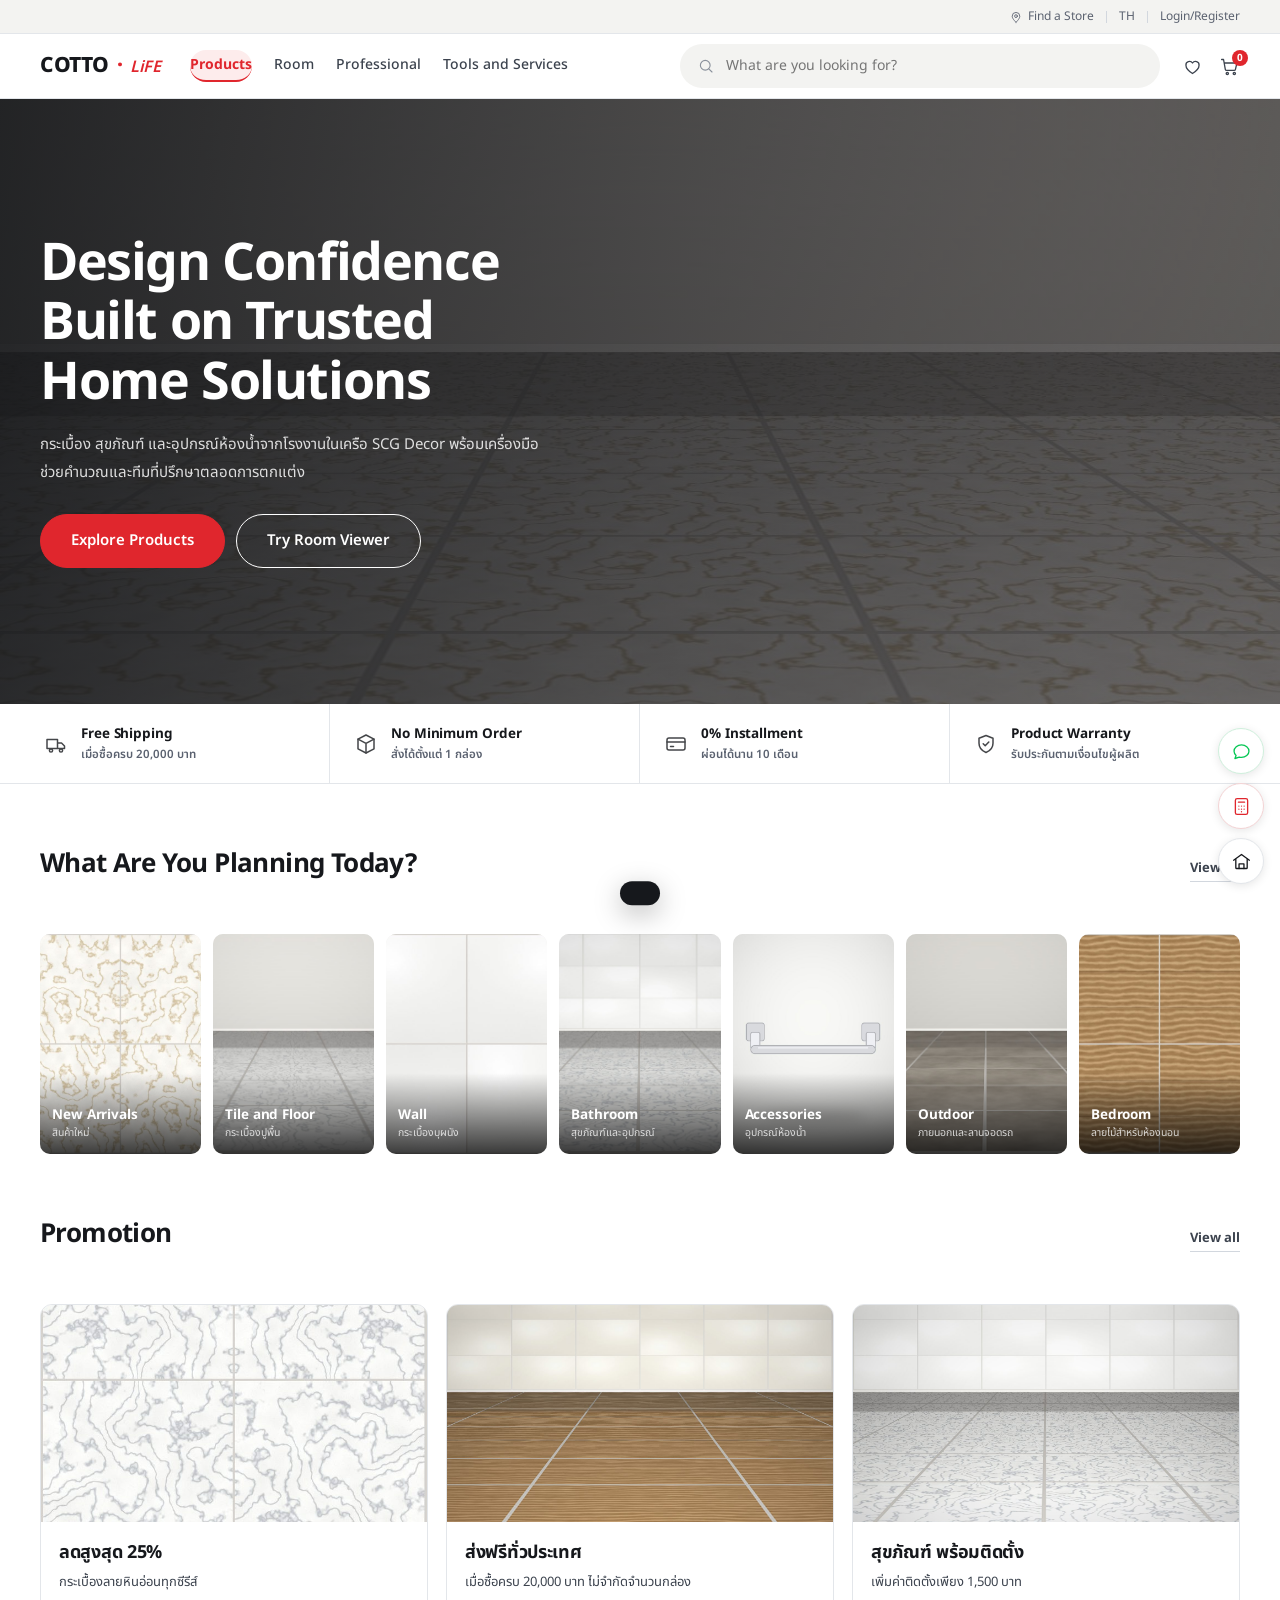
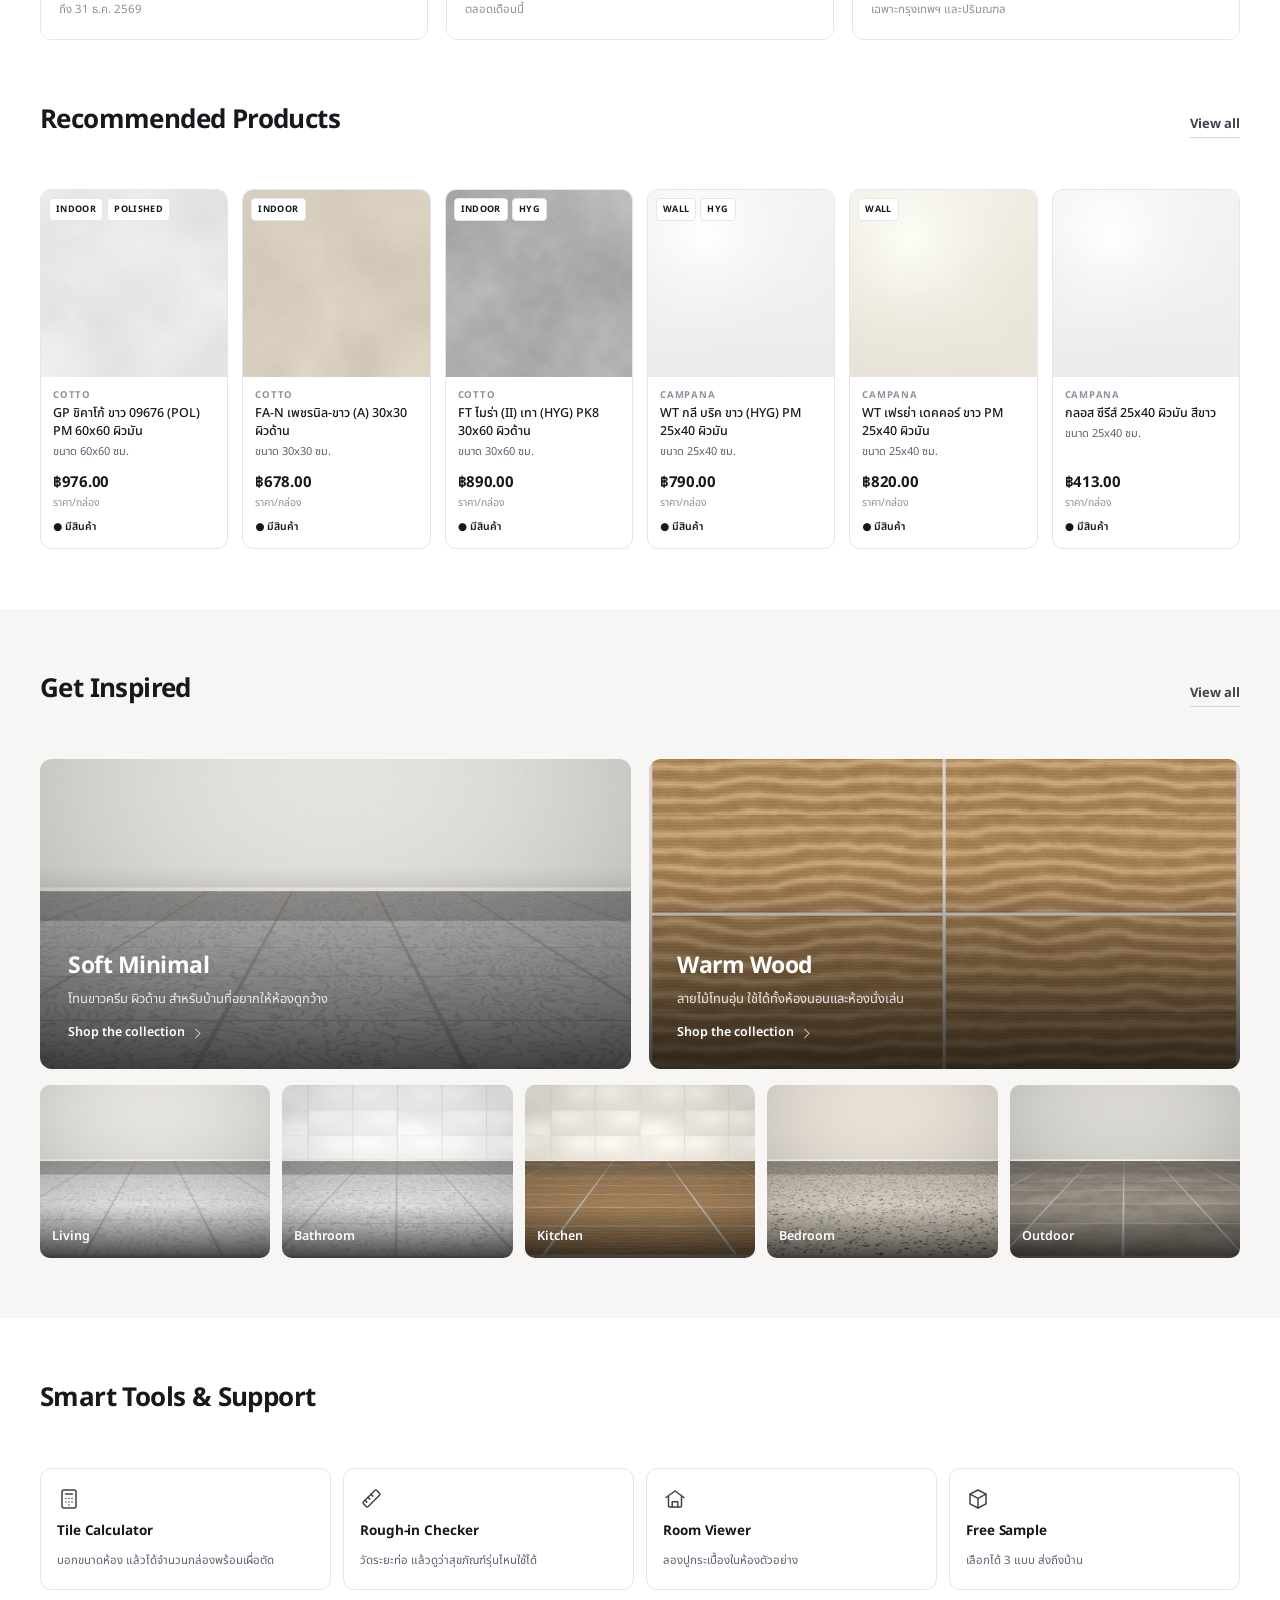
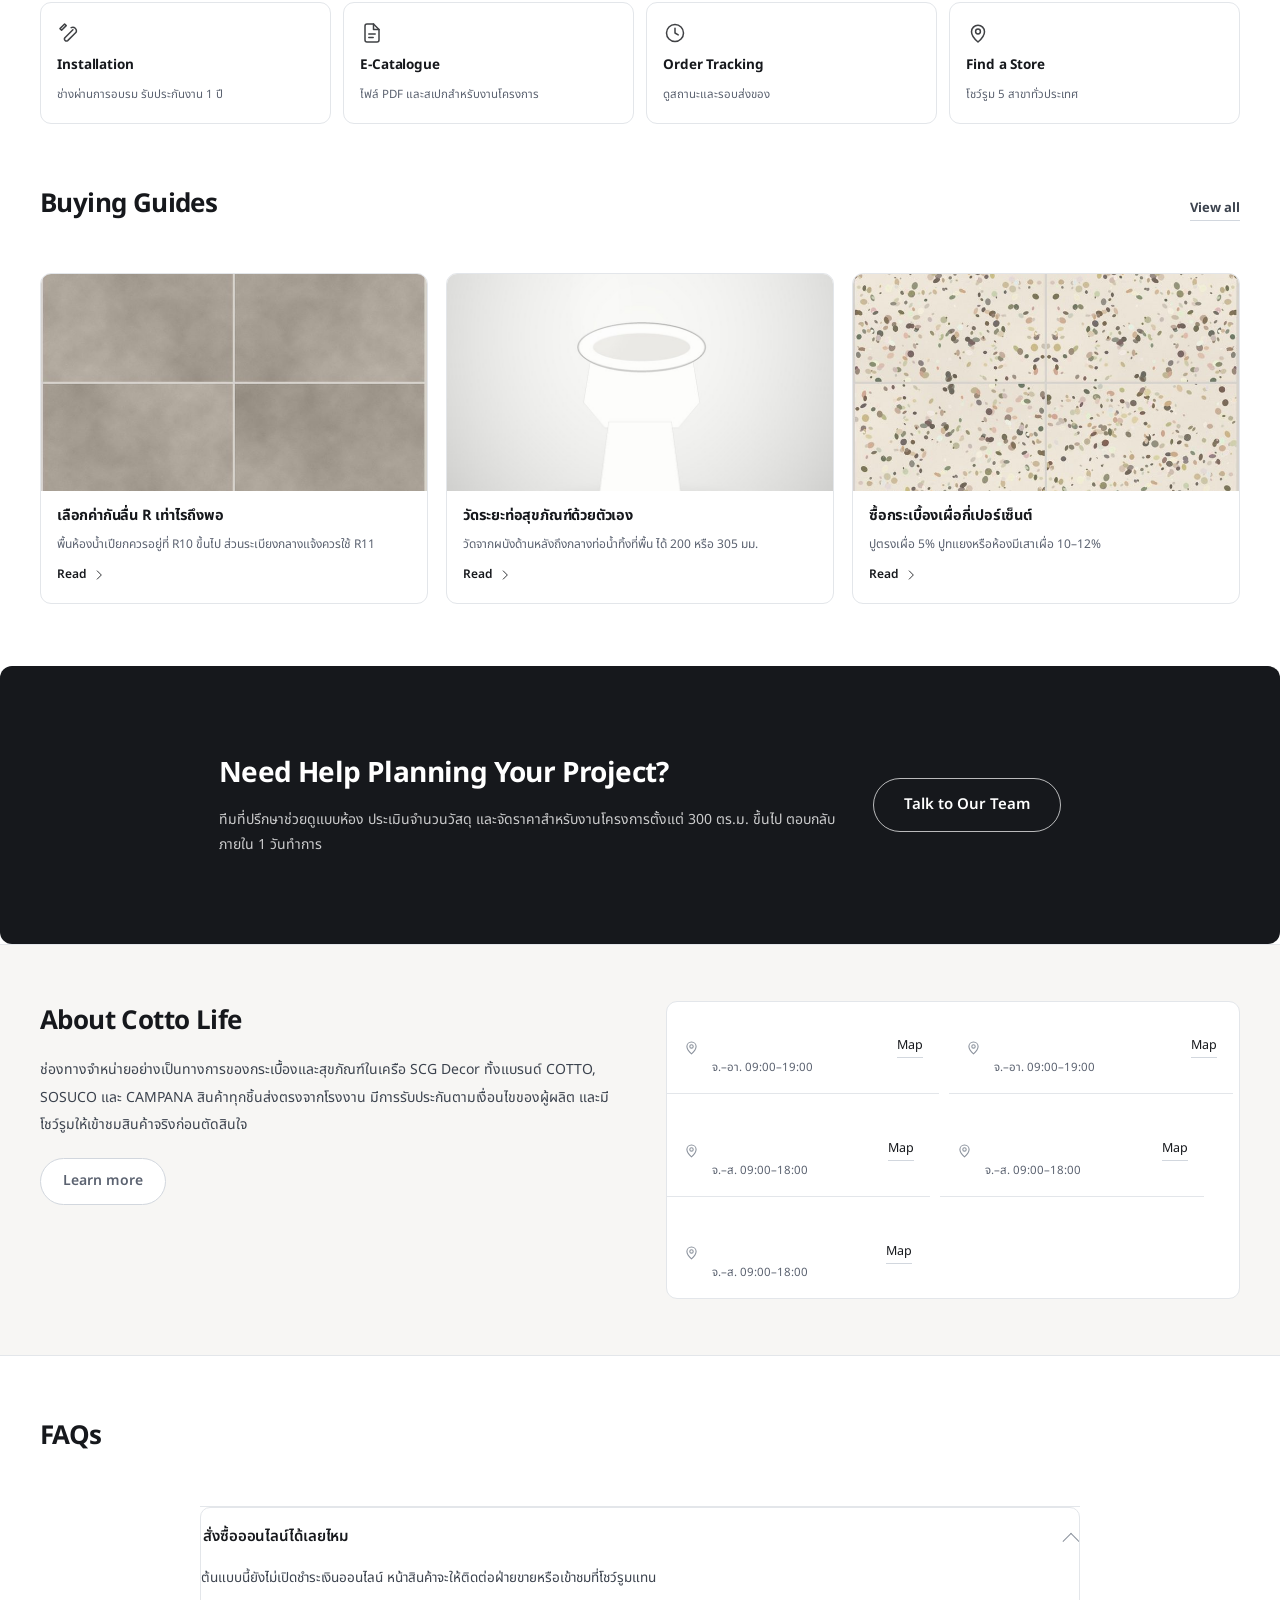
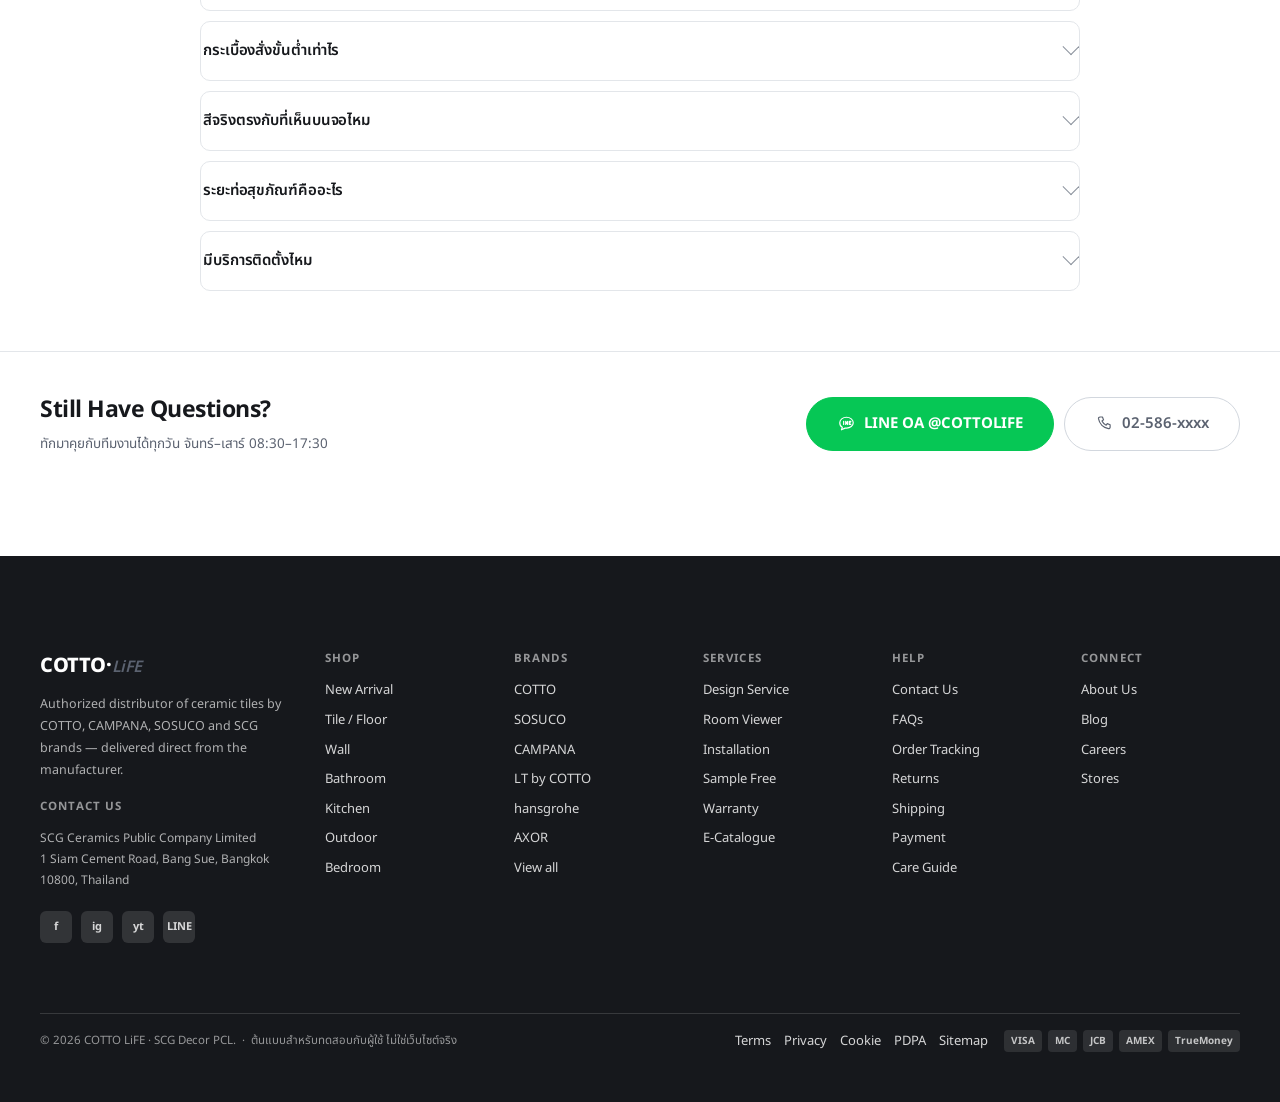
<file: index.html>
<!DOCTYPE html>
<html lang="th">
<head>
<meta charset="utf-8">
<meta name="viewport" content="width=device-width,initial-scale=1">
<title>COTTO LiFE — Design Confidence Built on Trusted Home Solutions</title>
<link rel="icon" href="favicon.ico" sizes="any">
<link rel="apple-touch-icon" href="assets/img/apple-touch-icon.png">
<link rel="preconnect" href="https://fonts.googleapis.com">
<link href="https://fonts.googleapis.com/css2?family=Noto+Sans+Thai:wght@400;500;600;700&display=swap" rel="stylesheet">
<link rel="stylesheet" href="assets/app.css">
<link rel="stylesheet" href="assets/home.css">
</head>
<body>
<div id="hdr"></div>

<section class="hero">
  <img class="hero-bg" id="heroImg" alt="">
  <div class="wrap">
    <div class="hero-txt">
      <h1>Design Confidence<br>Built on Trusted<br>Home Solutions</h1>
      <p>กระเบื้อง สุขภัณฑ์ และอุปกรณ์ห้องน้ำจากโรงงานในเครือ SCG Decor
         พร้อมเครื่องมือช่วยคำนวณและทีมที่ปรึกษาตลอดการตกแต่ง</p>
      <div class="hero-cta">
        <a class="btn btn-primary btn-lg" href="list.html?cat=tile">Explore Products</a>
        <button class="btn btn-on-dark btn-lg" id="roomViewer">Try Room Viewer</button>
      </div>
    </div>
  </div>
</section>

<section class="trust"><div class="wrap" id="trust"></div></section>

<section class="sec"><div class="wrap">
  <div class="sec-head">
    <h2>What Are You Planning Today?</h2>
    <a class="link-all" href="list.html?cat=tile">View all</a>
  </div>
  <div class="cats" id="cats"></div>
</div></section>

<section class="sec"><div class="wrap">
  <div class="sec-head"><h2>Promotion</h2><a class="link-all" href="list.html?cat=tile&sort=price-asc">View all</a></div>
  <div class="promos" id="promos"></div>
</div></section>

<section class="sec"><div class="wrap">
  <div class="sec-head"><h2>Recommended Products</h2><a class="link-all" href="list.html?cat=tile&sort=popular">View all</a></div>
  <div class="grid-p" id="best"></div>
</div></section>

<section class="sec insp"><div class="wrap">
  <div class="sec-head"><h2>Get Inspired</h2><a class="link-all" href="list.html?cat=tile">View all</a></div>
  <div class="insp-big" id="inspBig"></div>
  <div class="rooms" id="rooms"></div>
</div></section>

<section class="sec"><div class="wrap">
  <div class="sec-head"><h2>Smart Tools &amp; Support</h2></div>
  <div class="tools" id="tools"></div>
</div></section>

<section class="sec"><div class="wrap">
  <div class="sec-head"><h2>Buying Guides</h2><a class="link-all" href="#" data-toast="บทความทั้งหมด (ตัวอย่าง)">View all</a></div>
  <div class="tips" id="tips"></div>
</div></section>

<section class="cta-band"><div class="wrap">
  <div>
    <h2>Need Help Planning Your Project?</h2>
    <p>ทีมที่ปรึกษาช่วยดูแบบห้อง ประเมินจำนวนวัสดุ และจัดราคาสำหรับงานโครงการตั้งแต่ 300 ตร.ม. ขึ้นไป
       ตอบกลับภายใน 1 วันทำการ</p>
  </div>
  <button class="btn btn-on-dark btn-lg" data-toast="ฟอร์มติดต่อทีมที่ปรึกษา (ตัวอย่าง)">Talk to Our Team</button>
</div></section>

<section class="about"><div class="wrap">
  <div class="about-tx">
    <h2>About Cotto Life</h2>
    <p>ช่องทางจำหน่ายอย่างเป็นทางการของกระเบื้องและสุขภัณฑ์ในเครือ SCG Decor
       ทั้งแบรนด์ COTTO, SOSUCO และ CAMPANA สินค้าทุกชิ้นส่งตรงจากโรงงาน
       มีการรับประกันตามเงื่อนไขของผู้ผลิต และมีโชว์รูมให้เข้าชมสินค้าจริงก่อนตัดสินใจ</p>
    <button class="btn btn-ghost" data-toast="หน้าเกี่ยวกับเรา (ตัวอย่าง)">Learn more</button>
  </div>
  <ul class="stores" id="stores"></ul>
</div></section>

<section class="sec"><div class="wrap">
  <div class="sec-head"><h2>FAQs</h2></div>
  <div class="faq" id="faq"></div>
</div></section>

<section class="support"><div class="wrap" id="support"></div></section>

<div id="ftr"></div>
<div id="toast"></div>

<script src="assets/icons.js"></script>
<script src="assets/data.js"></script>
<script src="assets/app.js"></script>
<script>
(function () {
  var $ = CL.$, img = CL.img, money = CL.money, C = CATALOG, I = ICON;
  CL.mount("Products");
  $("#heroImg").src = img("room-hero");

  /* Trust strip */
  $("#trust").innerHTML = [
    ["truck", "Free Shipping", "เมื่อซื้อครบ 20,000 บาท"],
    ["box", "No Minimum Order", "สั่งได้ตั้งแต่ 1 กล่อง"],
    ["card", "0% Installment", "ผ่อนได้นาน 10 เดือน"],
    ["shield", "Product Warranty", "รับประกันตามเงื่อนไขผู้ผลิต"]
  ].map(function (t) {
    return "<div>" + I(t[0]) + "<div><b>" + t[1] + "</b><span>" + t[2] + "</span></div></div>";
  }).join("");

  /* What are you planning today — 7 tiles */
  var CATS = [
    ["New Arrivals", "สินค้าใหม่", "lay-calacatta-gold", "list.html?cat=tile&sort=new"],
    ["Tile and Floor", "กระเบื้องปูพื้น", "room-living", "list.html?cat=tile"],
    ["Wall", "กระเบื้องบุผนัง", "lay-gloss-white",
     "list.html?cat=tile&pattern=" + encodeURIComponent("กระเบื้องสีพื้น")],
    ["Bathroom", "สุขภัณฑ์และอุปกรณ์", "room-bath", "list.html?cat=sanitary"],
    ["Accessories", "อุปกรณ์ห้องน้ำ", "acc-towelbar", "list.html?cat=accessory"],
    ["Outdoor", "ภายนอกและลานจอดรถ", "room-outdoor",
     "list.html?cat=tile&pattern=" + encodeURIComponent("กระเบื้องปูพื้นภายนอก")],
    ["Bedroom", "ลายไม้สำหรับห้องนอน", "lay-oak-natural",
     "list.html?cat=tile&pattern=" + encodeURIComponent("กระเบื้องลายไม้")]
  ];
  $("#cats").innerHTML = CATS.map(function (c) {
    return '<a class="cat" href="' + c[3] + '"><img src="' + img(c[2]) + '" alt="' + c[0] +
      '" loading="lazy"><span><b>' + c[0] + "</b><i>" + c[1] + "</i></span></a>";
  }).join("");

  /* Promotion */
  var PROMO = [
    ["ลดสูงสุด 25%", "กระเบื้องลายหินอ่อนทุกซีรีส์", "ถึง 31 ธ.ค. 2569", "lay-carrara-statuario",
     "list.html?cat=tile&pattern=" + encodeURIComponent("กระเบื้องลายหินอ่อน")],
    ["ส่งฟรีทั่วประเทศ", "เมื่อซื้อครบ 20,000 บาท ไม่จำกัดจำนวนกล่อง", "ตลอดเดือนนี้",
     "room-kitchen", "list.html?cat=tile"],
    ["สุขภัณฑ์ พร้อมติดตั้ง", "เพิ่มค่าติดตั้งเพียง 1,500 บาท", "เฉพาะกรุงเทพฯ และปริมณฑล",
     "room-bath", "list.html?cat=sanitary"]
  ];
  $("#promos").innerHTML = PROMO.map(function (p) {
    return '<a class="promo" href="' + p[4] + '"><img src="' + img(p[3]) + '" alt="" loading="lazy">' +
      '<div class="pb"><b>' + p[0] + "</b><span>" + p[1] + "</span><i>" + p[2] + "</i></div></a>";
  }).join("");

  /* Recommended products */
  var BEST = ["chicago", "petchnin", "myra", "glee", "freya"]
    .map(function (id) { var s = C.bySeries(id); return s && s.skus[0]; }).filter(Boolean);
  var have = {}; BEST.forEach(function (k) { have[k.seriesId] = 1; });
  C.skus.filter(function (k) { return !have[k.seriesId] && k.stock > 0; })
    .sort(function (a, b) { return b.sold - a.sold; })
    .forEach(function (k) { if (BEST.length < 6 && !have[k.seriesId]) { have[k.seriesId] = 1; BEST.push(k); } });
  $("#best").innerHTML = BEST.slice(0, 6).map(function (k) { return CL.productCard(k); }).join("");

  /* Get Inspired — two large panels + thumbnail row */
  $("#inspBig").innerHTML = [
    ["Soft Minimal", "โทนขาวครีม ผิวด้าน สำหรับบ้านที่อยากให้ห้องดูกว้าง", "room-living",
     "list.html?cat=tile&pattern=" + encodeURIComponent("กระเบื้องลายหินอ่อน")],
    ["Warm Wood", "ลายไม้โทนอุ่น ใช้ได้ทั้งห้องนอนและห้องนั่งเล่น", "lay-oak-natural",
     "list.html?cat=tile&pattern=" + encodeURIComponent("กระเบื้องลายไม้")]
  ].map(function (p) {
    return '<a class="ipanel" href="' + p[3] + '"><img src="' + img(p[2]) + '" alt="" loading="lazy">' +
      "<div><b>" + p[0] + "</b><span>" + p[1] + "</span><em>Shop the collection " +
      I("right") + "</em></div></a>";
  }).join("");

  var ROOMS = [["Living", "room-living"], ["Bathroom", "room-bath"], ["Kitchen", "room-kitchen"],
               ["Bedroom", "room-bedroom"], ["Outdoor", "room-outdoor"]];
  $("#rooms").innerHTML = ROOMS.map(function (r) {
    return '<a class="room" href="list.html?cat=tile"><img src="' + img(r[1]) + '" alt="' + r[0] +
      '" loading="lazy"><span>' + r[0] + "</span></a>";
  }).join("");

  /* Smart Tools & Support — 8 tiles */
  var TOOLS = [
    ["calc", "Tile Calculator", "บอกขนาดห้อง แล้วได้จำนวนกล่องพร้อมเผื่อตัด"],
    ["ruler", "Rough-in Checker", "วัดระยะท่อ แล้วดูว่าสุขภัณฑ์รุ่นไหนใช้ได้"],
    ["room", "Room Viewer", "ลองปูกระเบื้องในห้องตัวอย่าง"],
    ["box", "Free Sample", "เลือกได้ 3 แบบ ส่งถึงบ้าน"],
    ["tools", "Installation", "ช่างผ่านการอบรม รับประกันงาน 1 ปี"],
    ["file", "E-Catalogue", "ไฟล์ PDF และสเปกสำหรับงานโครงการ"],
    ["track", "Order Tracking", "ดูสถานะและรอบส่งของ"],
    ["pin", "Find a Store", "โชว์รูม 5 สาขาทั่วประเทศ"]
  ];
  $("#tools").innerHTML = TOOLS.map(function (t) {
    return '<button class="tool" data-toast="' + t[1] + ' (ตัวอย่าง)">' + I(t[0]) +
      "<b>" + t[1] + "</b><span>" + t[2] + "</span></button>";
  }).join("");

  /* Buying Guides */
  var TIPS = [
    ["เลือกค่ากันลื่น R เท่าไรถึงพอ", "พื้นห้องน้ำเปียกควรอยู่ที่ R10 ขึ้นไป ส่วนระเบียงกลางแจ้งควรใช้ R11", "lay-outdoor-stone"],
    ["วัดระยะท่อสุขภัณฑ์ด้วยตัวเอง", "วัดจากผนังด้านหลังถึงกลางท่อน้ำทิ้งที่พื้น ได้ 200 หรือ 305 มม.", "san-toilet-2"],
    ["ซื้อกระเบื้องเผื่อกี่เปอร์เซ็นต์", "ปูตรงเผื่อ 5% ปูทแยงหรือห้องมีเสาเผื่อ 10–12%", "lay-terrazzo-sand"]
  ];
  $("#tips").innerHTML = TIPS.map(function (t) {
    return '<a class="tip" href="#" data-toast="บทความ (ตัวอย่าง)"><img src="' + img(t[2]) +
      '" alt="" loading="lazy"><div><b>' + t[0] + "</b><span>" + t[1] +
      '</span><em>Read ' + I("right") + "</em></div></a>";
  }).join("");

  /* Stores */
  var STORES = [["COTTO LiFE รัชดาภิเษก", "จ.–อา. 09:00–19:00"], ["COTTO LiFE บางนา กม.3", "จ.–อา. 09:00–19:00"],
                ["COTTO LiFE เชียงใหม่", "จ.–ส. 09:00–18:00"], ["COTTO LiFE ขอนแก่น", "จ.–ส. 09:00–18:00"],
                ["COTTO LiFE หาดใหญ่", "จ.–ส. 09:00–18:00"]];
  $("#stores").innerHTML = STORES.map(function (s) {
    return "<li>" + ICON("pin") + "<div><b>" + s[0] + "</b><span>" + s[1] +
      '</span></div><a href="#" data-toast="แผนที่ (ตัวอย่าง)">Map</a></li>';
  }).join("");

  /* FAQs */
  var FAQ = [
    ["สั่งซื้อออนไลน์ได้เลยไหม", "ต้นแบบนี้ยังไม่เปิดชำระเงินออนไลน์ หน้าสินค้าจะให้ติดต่อฝ่ายขายหรือเข้าชมที่โชว์รูมแทน"],
    ["กระเบื้องสั่งขั้นต่ำเท่าไร", "ขายเป็นกล่อง 1 กล่องเท่ากับ 1.44 ตร.ม. สำหรับขนาดมาตรฐาน ระบบจะคำนวณจำนวนกล่องให้จากขนาดห้องที่กรอก"],
    ["สีจริงตรงกับที่เห็นบนจอไหม", "หน้าจอแต่ละเครื่องให้สีไม่เท่ากัน และกระเบื้องมีค่าความต่างของเฉดสี (V1–V4) จึงแนะนำให้ขอแผ่นตัวอย่างก่อนสั่งจำนวนมาก"],
    ["ระยะท่อสุขภัณฑ์คืออะไร", "คือระยะจากผนังด้านหลังถึงกลางท่อน้ำทิ้งที่พื้น ส่วนใหญ่เป็น 200 หรือ 305 มม. ถ้าเลือกผิดจะติดตั้งไม่ได้"],
    ["มีบริการติดตั้งไหม", "มีเฉพาะกรุงเทพฯ และปริมณฑล ค่าบริการเริ่มต้น 1,500 บาทต่อจุดสำหรับสุขภัณฑ์"]
  ];
  $("#faq").innerHTML = FAQ.map(function (f, i) {
    return '<details class="acc"' + (i === 0 ? " open" : "") + "><summary>" + f[0] +
      "</summary><p>" + f[1] + "</p></details>";
  }).join("");

  /* Support CTA */
  $("#support").innerHTML =
    '<div class="sup-tx"><h2>Still Have Questions?</h2>' +
    "<p>ทักมาคุยกับทีมงานได้ทุกวัน จันทร์–เสาร์ 08:30–17:30</p></div>" +
    '<div class="sup-btn">' +
      '<button class="btn btn-line-solid btn-lg" data-toast="เปิดแชท LINE @COTTOLIFE (ตัวอย่าง)">' +
        ICON("line") + "LINE OA @COTTOLIFE</button>" +
      '<button class="btn btn-ghost btn-lg" data-toast="โทรหาเรา (ตัวอย่าง)">' +
        ICON("phone") + "02-586-xxxx</button>" +
    "</div>";

  document.addEventListener("click", function (e) {
    var t = e.target.closest("[data-toast],#roomViewer");
    if (!t) return;
    e.preventDefault();
    CL.toast(t.id === "roomViewer" ? "เปิด Room Viewer (ตัวอย่าง)" : t.dataset.toast);
  });
})();
</script>
</body>
</html>
</file>
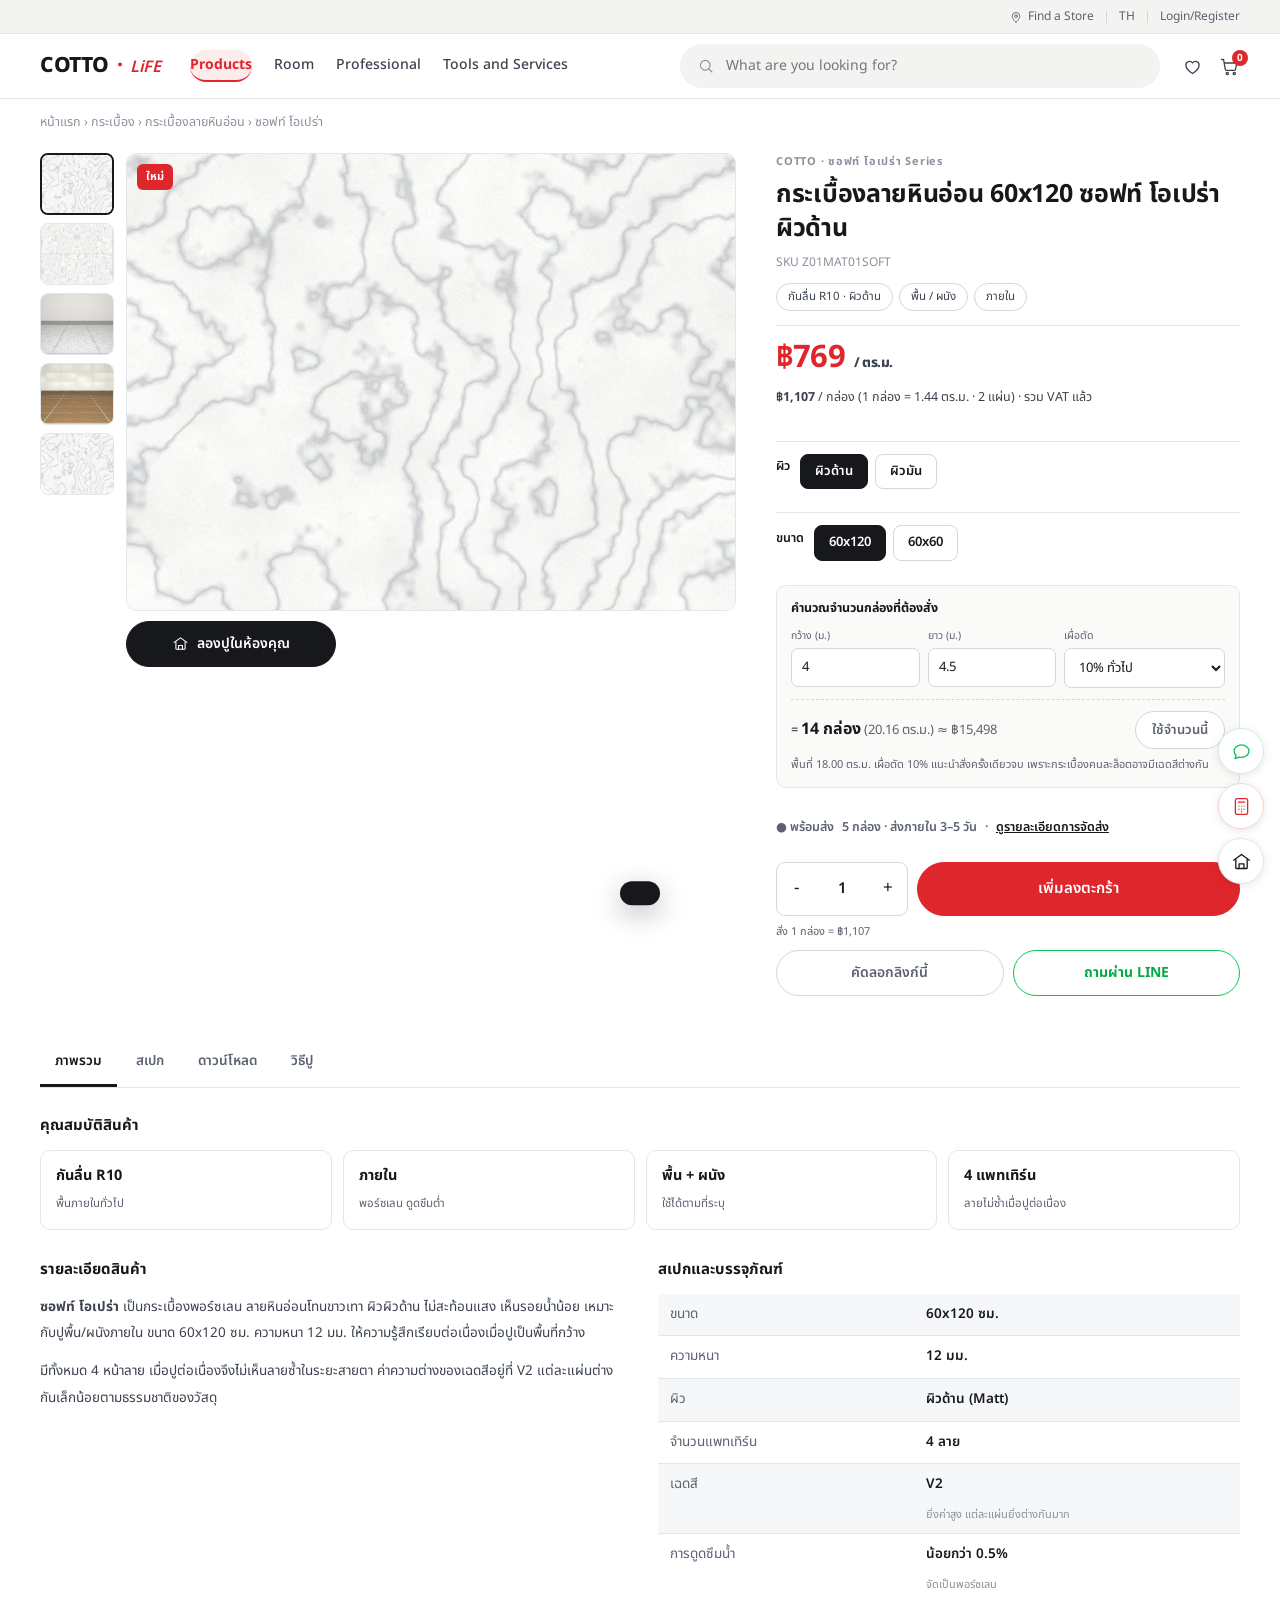
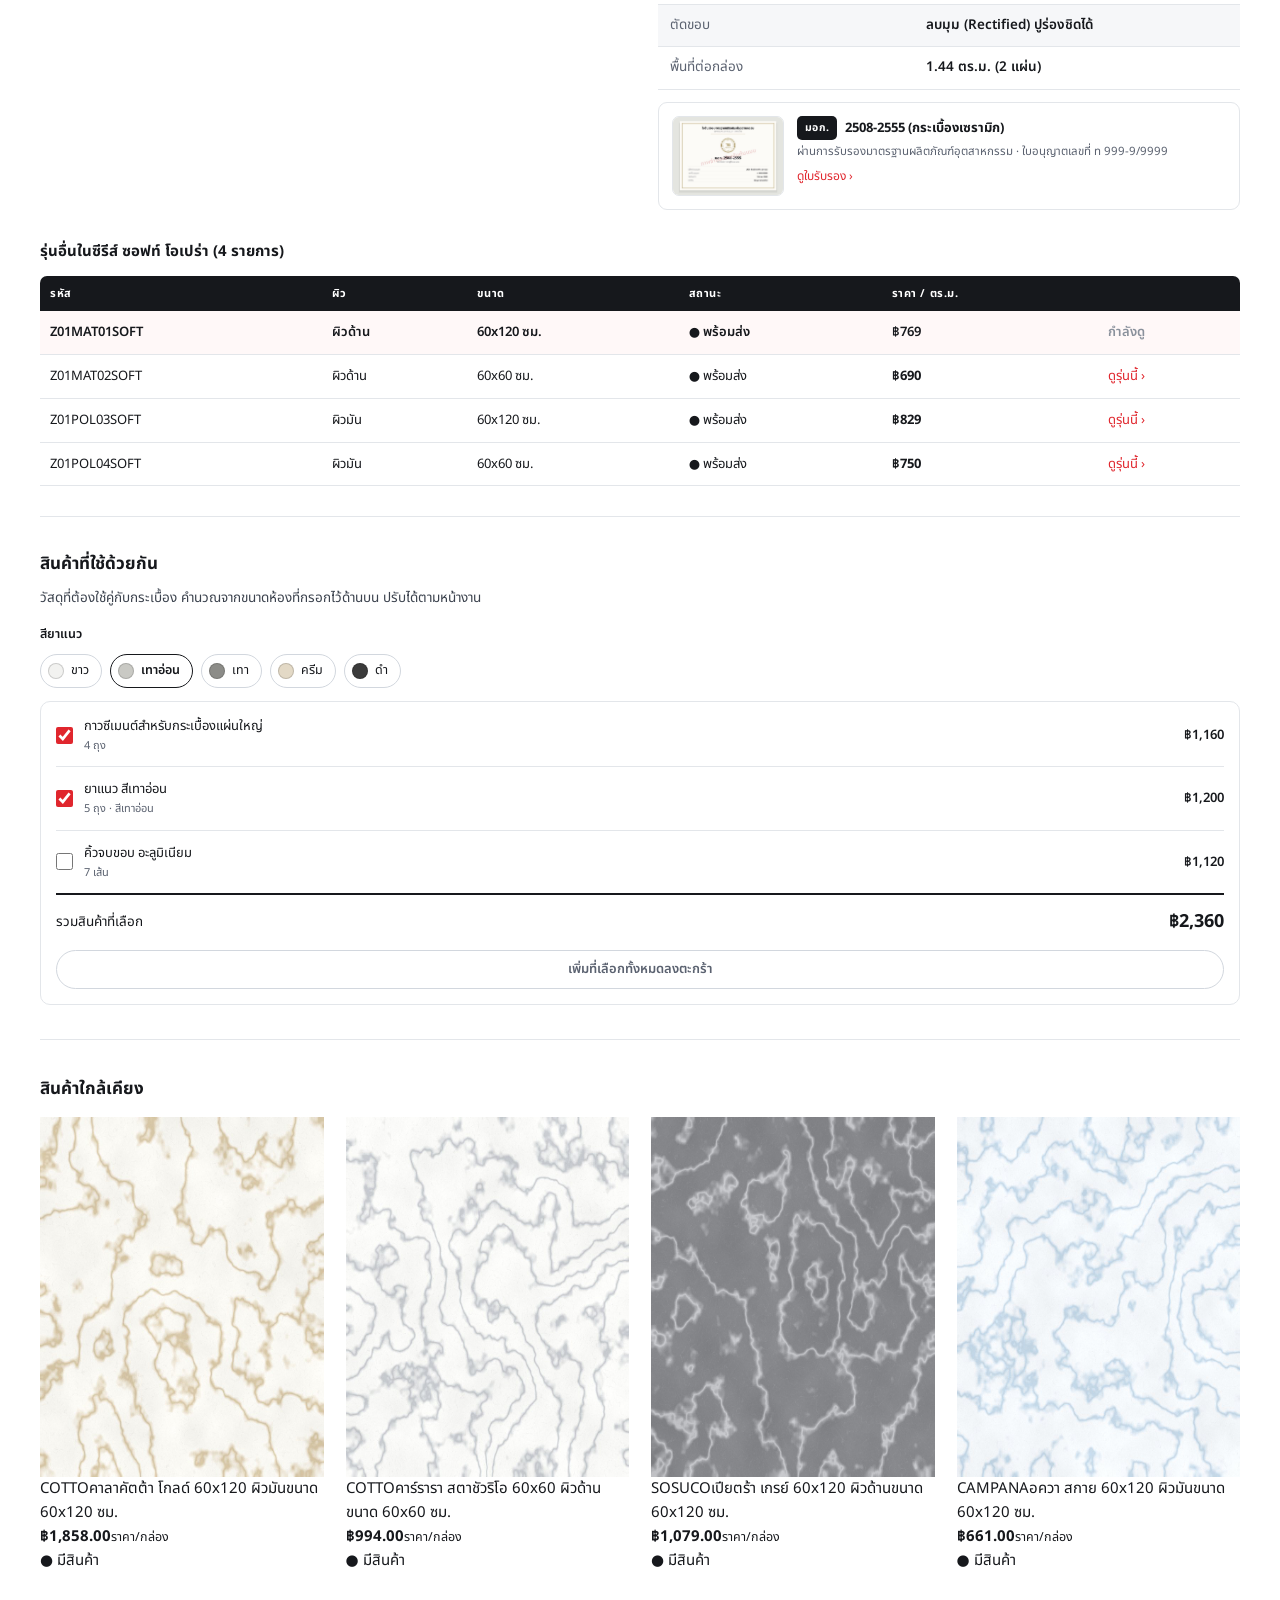
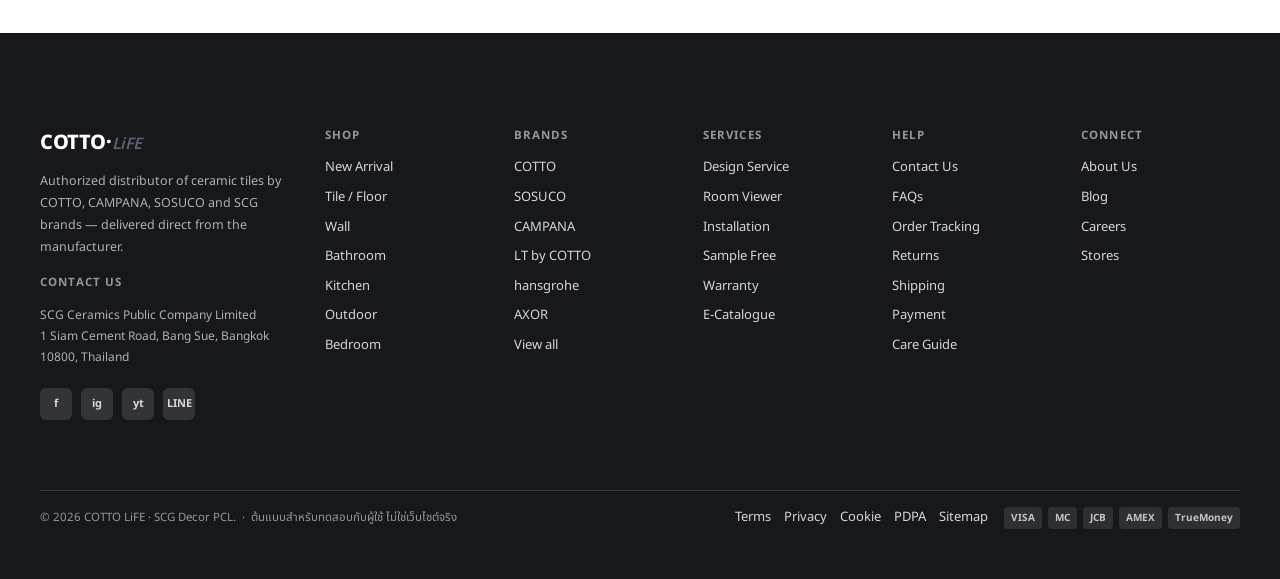
<file: detail.html>
<!DOCTYPE html>
<html lang="th">
<head>
<meta charset="utf-8">
<meta name="viewport" content="width=device-width,initial-scale=1">
<title>สินค้า | COTTO LiFE</title>
<link rel="icon" href="favicon.ico" sizes="any">
<link rel="apple-touch-icon" href="assets/img/apple-touch-icon.png">
<link rel="preconnect" href="https://fonts.googleapis.com">
<link href="https://fonts.googleapis.com/css2?family=Noto+Sans+Thai:wght@400;500;600;700&display=swap" rel="stylesheet">
<link rel="stylesheet" href="assets/app.css">
<link rel="stylesheet" href="assets/detail.css">
</head>
<body>
<div id="hdr"></div>
<div class="wrap"><nav class="crumb" id="crumb"></nav></div>

<div class="wrap">
  <div class="pdp">
    <div class="gal">
      <div class="thumbs" id="gThumbs"></div>
      <div class="galmain">
        <div class="main"><img id="gMain" alt=""><span class="badge-n" id="gBadge" hidden>ใหม่</span></div>
        <div class="gal-btns" id="galBtns"></div>
      </div>
    </div>
    <div class="info" id="info"></div>
  </div>

  <div class="tabs" id="tabs"></div>
  <div id="panels"></div>
  <div class="rel" id="rel"></div>
</div>

<div class="sbar" id="sbar"><div class="wrap">
  <div class="p"><b id="sbP"></b><span id="sbN"></span></div>
  <button class="btn btn-primary" id="sbBtn">เพิ่มลงตะกร้า</button>
</div></div>

<div id="ftr"></div>
<div id="toast"></div>

<script src="assets/icons.js"></script>
<script src="assets/data.js"></script>
<script src="assets/app.js"></script>
<script>
(function () {
  var $ = CL.$, $$ = CL.$$, money = CL.money, img = CL.img, C = CATALOG;

  function params() {
    var s = location.search.slice(1) || location.hash.replace(/^#\??/, ""), o = {};
    s.split("&").forEach(function (p) { if (!p) return; var i = p.indexOf("=");
      o[decodeURIComponent(p.slice(0, i))] = decodeURIComponent(p.slice(i + 1)); });
    return o;
  }
  var P = params();
  var S = (P.s && C.bySeries(P.s)) || (P.sku && C.bySku(P.sku) && C.bySeries(C.bySku(P.sku).seriesId)) || C.series[0];
  var K = (P.sku && C.bySku(P.sku)) || S.skus.filter(function (k) { return k.stock > 0; })[0] || S.skus[0];
  var isTile = S.cat === "tile", isAcc = S.cat === "accessory", isSan = S.cat === "sanitary";
  var UNIT = S.cat === "tile" ? "กล่อง" : S.cat === "accessory" ? "ชิ้น" : "ชุด";
  var gi = 0, tab = 0, qty = 1, wideM = 4, longM = 4.5, waste = 10, grout = 1, roughPick = null;
  var bundleSel = {};
  (S.cat === "tile" ? C.bundle : C.bundleSan).forEach(function (b, i) { bundleSel[i] = b.checked; });

  CL.mount("Products");
  $("#crumb").innerHTML = '<a href="index.html">หน้าแรก</a> › <a href="list.html?cat=' + S.cat + '">' +
    (isTile ? "กระเบื้อง" : isAcc ? "อุปกรณ์ห้องน้ำ" : "สุขภัณฑ์") +
    '</a> › <a href="list.html?cat=' + S.cat + "&pattern=" +
    encodeURIComponent(S.pattern) + '">' + S.pattern + "</a> › <span>" + S.name + "</span>";
  document.title = S.name + " | COTTO LiFE";

  /* ============ แกลเลอรี ============ */
  function shots() {
    return isTile
      ? [[K.img, "หน้าแผ่น"], ["lay-" + K.tex, "ลายต่อเนื่อง"],
         [S.usage && S.usage.indexOf("พื้น") >= 0 ? "room-living" : "room-bath", "ในห้อง"],
         ["room-kitchen", "ในห้อง 2"], [K.img, "ผิวใกล้"]]
      : isAcc
      ? [[K.img, "ตัวสินค้า"], ["room-bath", "ในห้อง"], [K.img, "มุมข้าง"], ["room-bedroom", "บรรยากาศ"]]
      : [[K.img, "ตัวสินค้า"], ["room-bath", "ในห้อง"], ["san-exploded", "ชิ้นส่วน"],
         [K.img, "มุมข้าง"], ["room-bedroom", "บรรยากาศ"]];
  }
  function gallery() {
    var g = shots();
    $("#gMain").src = img(g[gi][0]);
    $("#gMain").alt = S.name + " — " + g[gi][1];
    $("#gBadge").hidden = !S["new"];
    $("#gThumbs").innerHTML = g.map(function (t, i) {
      return '<button class="' + (i === gi ? "on" : "") + '" data-g="' + i + '" aria-label="' + t[1] + '">' +
        '<img src="' + img(t[0]) + '" alt=""></button>';
    }).join("");
    var ICON = '<svg class="ico" viewBox="0 0 24 24" fill="none" stroke="currentColor" ' +
      'stroke-width="1.5" stroke-linecap="round" stroke-linejoin="round" aria-hidden="true">' +
      '<path d="M3 10.5 12 4l9 6.5"/><path d="M5.5 9.6V19a1 1 0 0 0 1 1h11a1 1 0 0 0 1-1V9.6"/>' +
      '<path d="M9.2 20v-5.2h5.6V20"/></svg>';
    $("#galBtns").innerHTML = isTile
      ? '<button class="btn btn-dark" id="tryRoom">' + ICON + "ลองปูในห้องคุณ</button>" : "";
  }

  /* ============ ตัวเลือกรุ่น ============ */
  function variantsFor(attr, val) {
    return S.skus.filter(function (k) {
      if (k[attr] !== val) return false;
      return ["finish", "size", "color", "finLabel"].every(function (a) {
        return a === attr || k[a] === K[a] || k[a] === undefined; });
    });
  }
  function pick(attr, val) {
    var cand = variantsFor(attr, val);
    if (!cand.length) cand = S.skus.filter(function (k) { return k[attr] === val; });
    if (cand.length) { K = cand.filter(function (k) { return k.stock > 0; })[0] || cand[0];
      gi = 0; roughPick = null; draw(); }
  }
  /* หาสีประจำตัวเลือก โดยอ้างชื่อ facet ไม่ใช่ตำแหน่ง เพราะลำดับเปลี่ยนได้ */
  function facetBy(c, key) {
    return (C.facets[c] || []).filter(function (f) { return f.key === key; })[0];
  }
  function swatchOf(attr, v) {
    var f = attr === "color" ? facetBy("tile", "color")
          : attr === "finLabel" ? facetBy("accessory", "finLabel") : null;
    return (f && f.swatch && f.swatch[v]) || "";
  }

  function optGroup(label, attr, hint) {
    var vals = [], seen = {};
    S.skus.forEach(function (k) { if (k[attr] != null && !seen[k[attr]]) { seen[k[attr]] = 1; vals.push(k[attr]); } });
    if (vals.length < 2) return "";
    return '<div class="optrow"><div class="lab">' + label + (hint ? "<span>" + hint + "</span>" : "") +
      "</div><div class='opts'>" + vals.map(function (v) {
        var cand = variantsFor(attr, v), off = !cand.length;
        var k0 = cand[0] || S.skus.filter(function (x) { return x[attr] === v; })[0];
        var sub = "";
        var sw = swatchOf(attr, v);
        var dot = sw ? '<span class="dot" style="background:' + sw + '"></span>' : "";
        return '<button class="opt' + (K[attr] === v ? " on" : "") + (off ? " off" : "") + '" data-o="' +
          attr + "|" + v + '"' + (off ? " disabled" : "") + ">" + dot +
          (attr === "finish" ? C.finish[v].label : v) + sub + "</button>";
      }).join("") + "</div></div>";
  }

  /* ============ ฝั่งขวา ============ */
  function chipsOf() {
    return (isTile
      ? [(K.slip !== "-" ? "กันลื่น " + K.slip + " · " : "") + C.finish[K.finish].label,
         K.usage.join(" / "), K.env, K.thickClass.indexOf("พิเศษ") >= 0 ? "หนาพิเศษ " + K.thick + " มม." : ""]
      : isAcc
      ? [K.kind, K.material, K.mount, "รับประกัน " + K.warranty]
      : [K.rate !== "-" ? K.rate : K.dim, K.rough !== "-" ? "ท่อ " + K.trap.replace("-Trap", "") +
         " · " + K.rough : "", (K.tech || [])[0] || "", "รับประกัน " + K.warranty])
      .filter(Boolean).map(function (c) { return '<span class="chip">' + c + "</span>"; }).join("");
  }
  function boxes() {
    var area = (wideM || 0) * (longM || 0);
    if (!area) return 0;
    return Math.ceil(area * (1 + waste / 100) / K.sqmPerBox);
  }

  function info() {
    var price = isTile ? K.pricePerSqm : K.price;
    var was   = isTile ? K.wasPerSqm : K.priceWas;
    var h = '<div class="brand">' + K.brand + " · " + S.name + " Series</div>" +
      "<h1>" + (isTile ? K.pattern + " " + K.size + " " + S.name + " " + C.finish[K.finish].label
                       : S.kind + " " + S.name + " " + (K.label || "")) + "</h1>" +
      '<div class="skuline">SKU ' + K.sku + "</div>" +
      '<div class="chips">' + chipsOf() + "</div>";

    /* ราคา — ขีดราคาปกติทั้งต่อ ตร.ม. และต่อกล่อง */
    h += '<div class="price-main"><b>' + money(price) + '</b><span class="u">/ ' +
      (isTile ? "ตร.ม." : isAcc ? "ชิ้น" : "ชุด") + "</span>" +
      (was ? '<span class="was">' + money(was) + '</span><span class="off">ลด ' + K.off + "%</span>" : "") +
      "</div>";
    h += '<div class="price-sub">' + (isTile
      ? (K.wasPerBox ? '<span class="was">' + money(K.wasPerBox) + "</span>" : "") +
        "<b>" + money(K.pricePerBox) + "</b> / กล่อง (1 กล่อง = " + K.sqmPerBox + " ตร.ม. · " +
        K.pcsPerBox + " แผ่น) · รวม VAT แล้ว"
      : isAcc ? "ราคารวม VAT แล้ว · ราคาต่อชิ้น · " + K.material + " · " + K.mount
      : "ราคารวม VAT แล้ว · ยังไม่รวมค่าติดตั้ง") + "</div>";

    if (isTile) {
      h += optGroup("ผิว", "finish");
      h += optGroup("ขนาด", "size");
      h += optGroup("สี", "color");
      h += calcHTML();
    } else if (isAcc) {
      h += optGroup("สี / ผิวเคลือบ", "finLabel");
    } else {
      h += optGroup("รุ่น", "label", "ต่างกันที่ระบบกดและระยะท่อ");
      h += inboxHTML();
      h += roughHTML();
    }

    /* สถานะสินค้า */
    if (K.stock > 0) h += '<div class="stock-line">' + CL.stockChip(K) +
      ("<span>" + (K.stock + " " + UNIT) +
        " · ส่งภายใน 3–5 วัน</span><span>·</span><a href='#' data-toast='รายละเอียดการจัดส่ง (ตัวอย่าง)'>" +
        "ดูรายละเอียดการจัดส่ง</a>") + "</div>";

    if (K.stock > 0) {
      h += '<div class="buyrow"><div class="qty">' +
        '<button id="qm" aria-label="ลดจำนวน">−</button>' +
        '<input id="qn" type="number" min="1" value="' + qty + '" aria-label="จำนวน">' +
        '<button id="qp" aria-label="เพิ่มจำนวน">+</button></div>' +
        '<button class="btn btn-primary btn-lg" id="addCart">เพิ่มลงตะกร้า</button></div>' +
        '<div class="calc-note">สั่ง ' + qty + " " + UNIT + " = " +
        money(qty * (isTile ? K.pricePerBox : K.price)) + "</div>" +
        '<div class="buy2"><button class="btn btn-ghost" id="copyLink">คัดลอกลิงก์นี้</button>' +
        '<button class="btn btn-line" id="lineBtn">ถามผ่าน LINE</button></div>';
    } else {
      h += '<div class="oos"><b>สินค้าหมดชั่วคราว</b>' +
        "ออนไลน์ยังไม่เปิดรับจองในรอบผลิตนี้ กรุณาติดต่อฝ่ายขายหรือสาขาใกล้บ้าน " +
        "หรือเลือกรุ่นอื่นในซีรีส์เดียวกัน" +
        '<br><a class="oos-link" href="#" data-jump="series">ดูรุ่นอื่นที่มีสินค้า ›</a></div>' +
        '<div class="buy2"><button class="btn btn-line-solid btn-lg btn-block" id="lineBtn">' +
        "สอบถามผ่าน LINE</button></div>";
    }
    $("#info").innerHTML = h;
  }

  function calcHTML() {
    var b = boxes(), area = (wideM || 0) * (longM || 0);
    return '<div class="calc"><h4>คำนวณจำนวนกล่องที่ต้องสั่ง</h4>' +
      '<div class="calc-in">' +
        '<div><label for="cw">กว้าง (ม.)</label><input id="cw" type="number" min="0" step="0.1" value="' +
          (wideM || "") + '"></div>' +
        '<div><label for="cl">ยาว (ม.)</label><input id="cl" type="number" min="0" step="0.1" value="' +
          (longM || "") + '"></div>' +
        '<div class="wst"><label for="cwst">เผื่อตัด</label><select id="cwst">' +
          [[5, "5% ปูตรง"], [10, "10% ทั่วไป"], [12, "12% ปูทแยง"]].map(function (o) {
            return '<option value="' + o[0] + '"' + (waste === o[0] ? " selected" : "") + ">" + o[1] + "</option>";
          }).join("") + "</select></div></div>" +
      '<div class="calc-res"><div class="eq">' +
        (b ? "= <b>" + b + " กล่อง</b> <span>(" + (b * K.sqmPerBox).toFixed(2) + " ตร.ม.) ≈ " +
             money(b * K.pricePerBox) + "</span>"
           : "<span>กรอกขนาดห้องเพื่อคำนวณ</span>") + "</div>" +
        '<button class="btn btn-ghost btn-sm" id="useQty"' + (b ? "" : " disabled") + ">ใช้จำนวนนี้</button></div>" +
      '<div class="calc-note">พื้นที่ ' + (area ? area.toFixed(2) : "0") + " ตร.ม. เผื่อตัด " + waste +
      "% แนะนำสั่งครั้งเดียวจบ เพราะกระเบื้องคนละล็อตอาจมีเฉดสีต่างกัน</div></div>";
  }

  function inboxHTML() {
    var ps = C.parts[S.id] || [];
    return '<div class="inbox"><b>ในชุดนี้ประกอบด้วย ' + K.pieces + " ชิ้น</b><p>" +
      ps.slice(0, 5).map(function (p) { return p.name.split(" ")[0] + " " + (p.name.split(" ")[1] || ""); })
        .join(" · ") + ' · <a href="#" data-jump="parts">ดูทั้งหมด ›</a></p></div>';
  }
  function roughHTML() {
    if (!K.rough || K.rough === "-") return "";
    var opts = ["305 มม.", "200 มม.", "220 มม.", "ไม่แน่ใจ"];
    var res;
    if (roughPick === null) res = "รุ่นนี้ออกแบบสำหรับระยะท่อ <b>" + K.rough + "</b> ชนิดท่อ <b>" + K.trap + "</b>";
    else if (roughPick === "ไม่แน่ใจ")
      res = "ไม่เป็นไร เลือก “ขอให้ช่างมาวัดให้” ตอนสั่งซื้อได้ หรือทักไลน์ส่งรูปห้องน้ำมาให้เราดู";
    else if (roughPick === K.rough) res = '<span class="ok">✓ ใช้ได้</span> ระยะท่อตรงกับรุ่นนี้พอดี';
    else {
      var alt = C.skus.filter(function (k) { return k.cat === "sanitary" && k.rough === roughPick; });
      res = '<span class="bad">✗ ใช้ไม่ได้</span> รุ่นนี้ต้องใช้ ' + K.rough + " แต่ของคุณคือ " + roughPick +
        (alt.length ? "<br>รุ่นที่ใช้ได้: " + alt.map(function (k) {
          return '<a href="detail.html?sku=' + k.sku + '">' + k.series + " " + k.label + "</a>"; }).join(" · ")
          : "<br>ยังไม่มีรุ่นที่ตรงระยะนี้ แนะนำให้ปรึกษาฝ่ายขาย");
    }
    return '<div class="rough"><b>ก่อนสั่งซื้อ เช็กระยะท่อน้ำทิ้ง (rough-in)</b>' +
      '<div class="row">' + opts.map(function (o) {
        return '<button class="rb' + (roughPick === o ? " on" : "") + '" data-r="' + o + '">' + o + "</button>";
      }).join("") + "</div>" +
      '<div class="res" id="rout">' + res + "</div>" +
      '<a class="how" href="#" data-toast="วิธีวัดระยะท่อ (ตัวอย่าง)">ไม่รู้วิธีวัด? ดูวิธีวัด ›</a></div>';
  }

  /* ============ แท็บและเนื้อหาด้านล่าง ============ */
  function tabDefs() {
    return isTile
      ? [["ภาพรวม", pOverview], ["สเปก", pSpec], ["ดาวน์โหลด", pDownload], ["วิธีปู", pHowto]]
      : isAcc
      ? [["ภาพรวม", pOverview], ["สเปก", pSpec], ["ดาวน์โหลด", pDownload]]
      : [["ภาพรวม", pOverview], ["สเปก", pSpec], ["อะไหล่ที่ใช้ร่วมกันได้ในรุ่นนี้", pParts],
         ["ติดตั้ง", pInstall], ["ดาวน์โหลด", pDownload]];
  }

  function featBoxes() {           /* คุณสมบัติสินค้า — ไม่มี มอก. ในชุดนี้ */
    return isTile
      ? [[K.slip === "-" ? "สำหรับผนัง" : "กันลื่น " + K.slip,
          K.slip === "-" ? "ไม่ใช้ปูพื้น" : (parseInt(K.slip.slice(1), 10) >= 11 ? "พื้นเปียก / กลางแจ้ง" : "พื้นภายในทั่วไป")],
         [K.env, K.absorb < 0.5 ? "พอร์ซเลน ดูดซึมต่ำ" : "เซรามิก สำหรับภายใน"],
         [K.usage.join(" + "), "ใช้ได้ตามที่ระบุ"],
         [K.patt + " แพทเทิร์น", "ลายไม่ซ้ำเมื่อปูต่อเนื่อง"]]
      : isAcc
      ? [[K.kind, "ประเภทอุปกรณ์"], [K.finLabel, "สี / ผิวเคลือบ"],
         [K.material, "วัสดุ ทนความชื้น"], ["รับประกัน " + K.warranty, "ตามเงื่อนไขผู้ผลิต"]]
      : [[K.rate, "ปริมาณน้ำต่อการกด"], [K.rough, "ระยะท่อ · " + K.trap],
         [(K.tech || [])[0] || K.flush, "ระบบ " + K.flush],
         ["รับประกัน " + K.warranty, "ตามเงื่อนไขผู้ผลิต"]];
  }

  function descText() {
    return isTile
      ? ["<b>" + S.name + "</b> เป็น" + S.sub + " ผิว" + C.finish[K.finish].label + " " +
         C.finish[K.finish].desc + " เหมาะกับ" + K.use +
         " ขนาด " + K.size + " ซม. ความหนา " + K.thick + " มม. ให้ความรู้สึกเรียบต่อเนื่องเมื่อปูเป็นพื้นที่กว้าง",
         "มีทั้งหมด " + K.patt + " หน้าลาย เมื่อปูต่อเนื่องจึงไม่เห็นลายซ้ำในระยะสายตา " +
         "ค่าความต่างของเฉดสีอยู่ที่ " + K.shade + " " +
         ({V1:"แต่ละแผ่นสีสม่ำเสมอ", V2:"แต่ละแผ่นต่างกันเล็กน้อยตามธรรมชาติของวัสดุ",
           V3:"แต่ละแผ่นต่างกันชัดเจน ควรคละกล่องตอนปู",
           V4:"แต่ละแผ่นต่างกันมาก เน้นความเป็นธรรมชาติ"}[K.shade] || "")]
      : isAcc
      ? ["<b>" + S.name + "</b> " + S.sub + " ผลิตจาก" + K.material +
         " ผิวเคลือบ" + K.finLabel + " ขนาด " + K.dim,
         "ติดตั้งแบบ" + K.mount + " " +
         (K.mount === "ติดกาว" ? "ไม่ต้องเจาะผนัง เหมาะกับบ้านเช่าหรือผนังกระเบื้องที่ไม่อยากทำรูเพิ่ม"
          : K.mount === "เจาะผนัง" ? "มาพร้อมพุกและสกรูสำหรับผนังปูนและผนังกระเบื้อง"
          : "ต้องมีรูเจาะบนเคาน์เตอร์หรืออ่างอยู่แล้ว") +
         " รับประกัน " + K.warranty]
      : ["<b>" + S.name + "</b> " + S.sub + " ใช้ระบบชำระล้างแบบ " + K.flush +
         " ใช้น้ำ " + K.rate + " ต่อการกดหนึ่งครั้ง รูปทรงโถแบบ " + K.bowl +
         " ขนาดตัวเครื่อง " + K.dim,
         "ออกแบบสำหรับระยะท่อ " + K.rough + " ชนิดท่อ " + K.trap +
         (K.trap === "S-Trap" ? " (ท่อออกที่พื้น)" : " (ท่อออกที่ผนัง)") +
         " ก่อนสั่งซื้อควรวัดระยะจากผนังด้านหลังถึงกลางท่อน้ำทิ้งให้ตรงกันก่อน " +
         ((K.tech || []).length ? "มาพร้อม" + K.tech.join(" · ") : "")];
  }

  function specRows(full) {
    var r = isTile
      ? [["ขนาด", K.size + " ซม."], ["ความหนา", K.thick + " มม."],
         ["ผิว", C.finish[K.finish].label + " (" + C.finish[K.finish].en + ")"],
         ["จำนวนแพทเทิร์น", K.patt + " ลาย"],
         ["เฉดสี", K.shade, "ยิ่งค่าสูง แต่ละแผ่นยิ่งต่างกันมาก"],
         ["การดูดซึมน้ำ", (K.absorb < 0.5 ? "น้อยกว่า 0.5%" : K.absorb + "%"),
          K.absorb < 0.5 ? "จัดเป็นพอร์ซเลน" : "จัดเป็นเซรามิก"],
         ["ตัดขอบ", (K.size === "60x120" || K.size === "120x120") ? "ลบมุม (Rectified) ปูร่องชิดได้"
                                                                  : "ขอบธรรมชาติ (Non-rectified)"],
         ["พื้นที่ต่อกล่อง", K.sqmPerBox + " ตร.ม. (" + K.pcsPerBox + " แผ่น)"]]
      : isAcc
      ? [["ประเภท", K.kind], ["สี / ผิวเคลือบ", K.finLabel], ["วัสดุ", K.material],
         ["วิธีติดตั้ง", K.mount], ["ขนาด (ก×ล×ส)", K.dim], ["การรับประกัน", K.warranty]]
      : [["ประเภท", K.kind], ["ปริมาณน้ำ", K.rate], ["ระบบชำระล้าง", K.flush],
         ["ระยะท่อ", K.rough, "วัดจากผนังถึงกลางท่อน้ำทิ้ง"],
         ["ชนิดท่อ", K.trap, K.trap === "S-Trap" ? "ท่อออกที่พื้น" : "ท่อออกที่ผนัง"],
         ["รูปทรงโถ", K.bowl], ["ขนาด (ก×ล×ส)", K.dim], ["ฝารองนั่ง", "Soft close (ในชุด)"],
         ["จำนวนชิ้นส่วน", K.pieces + " ชิ้น"]];
    if (full) r = r.concat(isAcc ? [["แบรนด์", K.brand], ["รหัสสินค้า", K.sku]] : isTile
      ? [["สี", K.color], ["ลวดลาย", K.pattern], ["ค่าต้านทานความลื่น", K.slip],
         ["การใช้งาน", K.use], ["พื้นที่ใช้งาน", K.env],
         ["แบรนด์", K.brand], ["รหัสสินค้า", K.sku]]
      : [["สี", (K.colors || [K.color]).join(" / ")], ["เทคโนโลยี", (K.tech || []).join(" · ")],
         ["การรับประกัน", K.warranty], ["แบรนด์", K.brand], ["รหัสสินค้า", K.sku]]);
    return r;
  }
  function specTable(full) {
    return '<table class="spec">' + specRows(full).map(function (r) {
      return "<tr><td>" + r[0] + "</td><td><b>" + r[1] + "</b>" +
        (r[2] ? '<span class="hint">' + r[2] + "</span>" : "") + "</td></tr>"; }).join("") + "</table>" +
      '<div class="tis"><img src="' + img(isTile ? "tis-tile" : "tis-san") +
      '" alt="ใบรับรองมาตรฐาน" class="cert" data-toast="ดูใบรับรองฉบับเต็ม (ภาพจำลอง)">' +
      '<div class="tx"><div class="hd"><span class="mk">มอก.</span><b>' +
      String(K.tis || "—").replace(/^มอก\.\s*/, "") + "</b></div>" +
      '<span class="sub">ผ่านการรับรองมาตรฐานผลิตภัณฑ์อุตสาหกรรม · ' +
      'ใบอนุญาตเลขที่ ท 999-9/9999</span>' +
      '<a href="#" data-toast="ดูใบรับรองฉบับเต็ม (ภาพจำลอง)">ดูใบรับรอง ›</a></div></div>';
  }

  function seriesTable() {
    return '<h3 class="mt" id="series">รุ่นอื่นในซีรีส์ ' + S.name + " (" + S.skus.length + " รายการ)</h3>" +
      '<table class="vtab"><tr><th>รหัส</th><th>' +
      (isTile ? "ผิว" : isAcc ? "สี / ผิวเคลือบ" : "การกด") + "</th><th>" +
      (isTile ? "ขนาด" : isAcc ? "วัสดุ" : "ระยะท่อ") + '</th><th class="hide-m">สถานะ</th><th>ราคา' +
      (isTile ? " / ตร.ม." : "") + "</th><th></th></tr>" +
      S.skus.map(function (k) {
        var pr = isTile ? k.pricePerSqm : k.price, wz = isTile ? k.wasPerSqm : k.priceWas;
        return "<tr" + (k.sku === K.sku ? ' class="on"' : "") + "><td>" + k.sku + "</td><td>" +
          (isTile ? C.finish[k.finish].label + (S.colors.length > 1 ? " · " + k.color : "") : k.label) +
          "</td><td>" + (isTile ? k.size + " ซม." : isAcc ? k.material : k.rough) +
          '</td><td class="hide-m">' +
          CL.stockChip(k) + '</td><td class="px">' + money(pr) +
          (wz ? "<s>" + money(wz) + "</s>" : "") + "</td><td>" +
          (k.sku === K.sku ? '<span class="cur">กำลังดู</span>'
            : '<a href="#" data-sku="' + k.sku + '">ดูรุ่นนี้ ›</a>') + "</td></tr>";
      }).join("") + "</table>";
  }

  function pOverview() {
    var h = '<h3>คุณสมบัติสินค้า</h3><div class="feat">' + featBoxes().map(function (f) {
      return "<div><b>" + f[0] + "</b><span>" + f[1] + "</span></div>"; }).join("") + "</div>";
    h += '<div class="two-col"><div><h3>รายละเอียดสินค้า</h3>' +
      descText().map(function (t) { return '<p class="desc">' + t + "</p>"; }).join("") +
      (isSan ? '<h3 class="mt">สี</h3><div class="sw-row">' +
        (S.colors || []).map(function (c, i) {
          return '<button class="' + (i === 0 ? "on" : "") + '" data-toast="สี' + c + '">' +
            '<i style="background:' + (c === "ขาวมุก" ? "#EFE7D8" : "#F4F4F2") + '"></i><span>' +
            c + "</span></button>"; }).join("") + "</div>" : "") +
      '</div><div><h3>' + (isTile ? "สเปกและบรรจุภัณฑ์" : "สเปกและขนาด") + "</h3>" +
      specTable(false) + "</div></div>" + seriesTable();
    return h;
  }
  function pSpec() {
    return '<h3>ข้อมูลจำเพาะทั้งหมด</h3><div class="two-col"><div>' + specTable(true) + "</div>" +
      '<div><h3 style="margin-top:0">หมายเหตุ</h3>' +
      '<p class="desc">ค่าที่แสดงเป็นค่ามาตรฐานจากโรงงาน อาจมีความคลาดเคลื่อนได้ตามเกณฑ์การผลิต ' +
      (isTile ? "กระเบื้องแต่ละล็อตอาจมีเฉดสีต่างกัน แนะนำให้สั่งครั้งเดียวและคละกล่องตอนปู"
       : isAcc ? "สีผิวเคลือบที่เห็นบนจอกับของจริงอาจต่างกันเล็กน้อย แนะนำให้ดูของจริงที่โชว์รูมถ้าต้องเข้าชุดกับของเดิม"
       : "ควรตรวจระยะท่อและชนิดท่อในห้องน้ำจริงก่อนสั่งซื้อทุกครั้ง") + "</p></div></div>";
  }
  function pBundle() {
    return "<h2>สินค้าที่ใช้ด้วยกัน</h2>" +
      '<p class="desc" style="margin-bottom:14px">' + (isTile
        ? "วัสดุที่ต้องใช้คู่กับกระเบื้อง คำนวณจากขนาดห้องที่กรอกไว้ด้านบน ปรับได้ตามหน้างาน"
        : "อุปกรณ์ที่ช่างมักเปลี่ยนพร้อมกันในครั้งเดียว เพื่อไม่ต้องรื้อซ้ำ") + "</p>" +
      (isTile ? '<div style="font-size:12.5px;font-weight:600;padding-bottom:7px">สียาแนว</div>' +
        '<div class="grout">' + C.grout.map(function (g, i) {
          return '<button class="' + (i === grout ? "on" : "") + '" data-gr="' + i + '">' +
            '<span class="sw3" style="background:' + g[1] + '"></span>' + g[0] + "</button>"; }).join("") +
        "</div>" : "") +
      '<div class="bundle" id="bundle"></div>';
  }
  function pParts() {
    var ps = C.parts[S.id] || [];
    return '<h3 id="parts">อะไหล่ที่ใช้ร่วมกันได้ในรุ่นนี้ (' + K.pieces + " ชิ้น)</h3>" +
      '<p class="desc" style="margin-bottom:14px">สั่งซื้อแยกชิ้นได้ทุกรายการ ' +
      "ใช้รหัสอะไหล่เวลาติดต่อฝ่ายขายหรือศูนย์บริการ</p>" +
      '<div class="plist">' + ps.map(function (p) {
        return '<div class="pitem"><img src="' + img(p.img) + '" alt="' + p.name + '" loading="lazy">' +
          '<div class="tx"><b>' + p.name + '</b><div class="code">รหัส ' + p.code + "</div>" +
          (p.inStock
            ? '<div class="buyline"><span class="px">' + money(p.price) + "</span>" +
              '<button class="btn btn-ghost btn-sm" data-part="' + p.code + "|" + p.name +
              '">' + ICON("cart") + "ใส่ตะกร้า</button></div>"
            : '<div class="buyline"><span class="no">สั่งผลิต</span>' +
              '<button class="btn btn-ghost btn-sm" data-toast="แจ้งเตือนเมื่ออะไหล่เข้า (ตัวอย่าง)">' +
              "แจ้งเตือน</button></div>") + "</div></div>";
      }).join("") + "</div>";
  }
  function pInstall() {
    var st = ["<b>วัดระยะท่อ</b> จากผนังด้านหลังถึงกลางท่อน้ำทิ้งที่พื้น ต้องได้ " + K.rough,
      "<b>ปิดวาล์วน้ำ</b> และรื้อสุขภัณฑ์เดิมออก ขูดซิลิโคนและยางเดิมให้หมด",
      "<b>วางแนวและทดลองประกอบ</b> โดยยังไม่ยิงซิลิโคน เพื่อเช็กว่าตรงท่อจริง",
      "<b>ติดตั้งและยึดฐาน</b> ใส่ยางรอง ขันน็อตให้แน่นเท่ากันทั้งสองข้าง",
      "<b>ต่อสายน้ำดีและทดสอบ</b> เปิดน้ำ กดทดสอบ 3 ครั้ง ตรวจรอยรั่วรอบฐาน"];
    return '<h3>ขั้นตอนการติดตั้ง</h3><div class="two-col"><div><ol class="steps">' +
      st.map(function (s) { return "<li>" + s + "</li>"; }).join("") + "</ol></div><div>" +
      (S.install ? '<div class="inbox"><b>ให้ช่างของเราติดตั้งให้</b><p>ค่าบริการ ' +
        money(S.install.price) + " ต่อจุด เฉพาะ" + S.install.area +
        " รวมรื้อของเดิมและทิ้งซาก รับประกันงานติดตั้ง 1 ปี</p>" +
        '<button class="btn btn-dark btn-sm" style="margin-top:11px" data-toast="จองช่างติดตั้ง (ตัวอย่าง)">' +
        "จองช่างติดตั้ง</button></div>" : "") + "</div></div>";
  }
  function pHowto() {
    var st = ["<b>เตรียมพื้น</b> ให้ได้ระดับและสะอาด ความต่างไม่เกิน 3 มม. ต่อ 2 เมตร",
      "<b>วางแผนแนวปู</b> หาจุดกึ่งกลางห้อง เพื่อให้แผ่นที่ต้องตัดอยู่ริมผนังเท่า ๆ กัน",
      "<b>คละกล่อง</b> เปิดพร้อมกัน 3–4 กล่องแล้วสลับหยิบ เพื่อให้เฉดสีกระจายสม่ำเสมอ",
      "<b>ปูด้วยกาวซีเมนต์</b> หวีร่องให้ทั่ว กดแผ่นให้แนบ เคาะไล่ฟองอากาศ ใช้ตัวเว้นร่อง " +
        ((K.size === "60x120" || K.size === "120x120") ? "1.5–2 มม." : "2–3 มม."),
      "<b>ยาแนวหลัง 24 ชม.</b> เช็ดคราบส่วนเกินทันทีก่อนยาแนวแห้ง"];
    return '<h3>วิธีปูและข้อควรระวัง</h3><div class="two-col"><div><ol class="steps">' +
      st.map(function (s) { return "<li>" + s + "</li>"; }).join("") + "</ol></div>" +
      '<div><div class="inbox"><b>ข้อควรระวัง</b><p>' +
      "กระเบื้องคนละล็อตอาจมีเฉดสีต่างกัน ควรสั่งครั้งเดียวให้พอและเผื่อไว้อย่างน้อย 1 กล่อง " +
      "สำหรับซ่อมในอนาคต · ผิว" + C.finish[K.finish].label + " " + C.finish[K.finish].desc +
      "</p></div></div></div>";
  }
  function pDownload() {
    return '<h3>เอกสารและไฟล์</h3><div class="dl">' +
      [["แคตตาล็อกซีรีส์ (PDF)", "12 หน้า · 3.4 MB"],
       ["สเปกชีตทางเทคนิค (PDF)", "2 หน้า · 480 KB"],
       [isTile ? "ไฟล์เท็กซ์เจอร์ 3D (ZIP)" : "ไฟล์ CAD / BIM (ZIP)", "4 ไฟล์ · 18 MB"]]
      .map(function (d) { return '<button data-toast="เริ่มดาวน์โหลด (ตัวอย่าง)"><b>' + d[0] +
        "</b><span>" + d[1] + "</span></button>"; }).join("") + "</div>";
  }

  function below() {
    var defs = tabDefs();
    $("#tabs").innerHTML = defs.map(function (d, i) {
      return '<button class="' + (i === tab ? "on" : "") + '" data-t="' + i + '">' + d[0] + "</button>";
    }).join("");
    $("#panels").innerHTML = defs.map(function (d, i) {
      return '<div class="panel"' + (i === tab ? "" : " hidden") + ">" + d[1]() + "</div>"; }).join("") +
      '<section class="together" id="together">' + pBundle() + "</section>";
    bundle();

    var rel = C.series.filter(function (x) {
      return x.id !== S.id && x.cat === S.cat && (isTile ? x.pattern === S.pattern : true); });
    if (rel.length < 4) rel = C.series.filter(function (x) { return x.id !== S.id && x.cat === S.cat; });
    $("#rel").innerHTML = "<h2>สินค้าใกล้เคียง</h2><div class='grid-p'>" +
      rel.slice(0, 6).map(function (x) { return CL.productCard(x.skus[0]); }).join("") + "</div>";
  }

  function bundle() {
    var el = $("#bundle"); if (!el) return;
    var list = isTile ? C.bundle : C.bundleSan;
    var area = (wideM || 0) * (longM || 0), tot = 0;
    el.innerHTML = list.map(function (b, i) {
      var qn, note;
      if (isTile) {
        qn = !area ? 0 : b.perEdge ? Math.ceil(((wideM + longM) * 2) / 2.5)
                                   : Math.ceil(area * b.perSqm / (b.pack || 1));
        note = area ? qn + " " + b.unit + (i === 1 ? " · สี" + C.grout[grout][0] : "") : "กรอกขนาดห้องก่อน";
      } else { qn = b.qty; note = b.sub + " · " + qn + " " + b.unit; }
      var sum = qn * b.price;
      if (bundleSel[i]) tot += sum;
      return '<label><input type="checkbox" data-b="' + i + '"' + (bundleSel[i] ? " checked" : "") +
        '><span class="nm">' + b.name + "<small>" + note + '</small></span><span class="px">' +
        (qn ? money(sum) : "—") + "</span></label>";
    }).join("") + '<div class="tot"><span>รวมสินค้าที่เลือก</span><b>' + money(tot) +
      '</b></div><div style="padding:0 0 13px"><button class="btn btn-ghost btn-sm btn-block" ' +
      'data-toast="เพิ่มสินค้าที่เลือกลงตะกร้า (ตัวอย่าง)">เพิ่มที่เลือกทั้งหมดลงตะกร้า</button></div>';
  }

  /* ============ events ============ */
  document.addEventListener("click", function (e) {
    var t = e.target.closest("[data-g],[data-o],[data-sku],[data-gr],[data-t],[data-r],[data-toast],[data-jump],[data-part]," +
      "#qm,#qp,#useQty,#addCart,#copyLink,#lineBtn,#tryRoom");
    if (!t) return;
    if (t.dataset.g != null) { gi = +t.dataset.g; gallery(); return; }
    if (t.dataset.o) { var p = t.dataset.o.split("|"); pick(p[0], p[1]); return; }
    if (t.dataset.sku) { e.preventDefault(); K = C.bySku(t.dataset.sku); gi = 0; qty = 1; roughPick = null;
      draw(); window.scrollTo({top: 0, behavior: "smooth"}); return; }
    if (t.dataset.gr) { grout = +t.dataset.gr;
      $$("[data-gr]").forEach(function (b) { b.classList.toggle("on", b === t); }); bundle(); return; }
    if (t.dataset.t) { tab = +t.dataset.t; below(); return; }
    if (t.dataset.r) { roughPick = t.dataset.r; info(); return; }
    if (t.dataset.jump) { e.preventDefault();
      tab = t.dataset.jump === "parts" ? 2 : 0; below();
      var el = $("#" + t.dataset.jump) || $("#series");
      if (el) el.scrollIntoView({behavior: "smooth", block: "start"}); return; }
    if (t.id === "qm") { qty = Math.max(1, qty - 1); info(); syncBar(); return; }
    if (t.id === "qp") { qty++; info(); syncBar(); return; }
    if (t.id === "useQty") { var b = boxes(); if (b) { qty = b; info(); syncBar();
      CL.toast("ตั้งจำนวนเป็น " + b + " กล่องแล้ว"); } return; }
    if (t.id === "addCart") { CL.CART.add(qty);
      CL.toast("เพิ่ม " + S.name + " " + qty + " " + UNIT + " ลงตะกร้าแล้ว"); return; }
    if (t.id === "copyLink") {
      var u = location.href;
      if (navigator.clipboard) navigator.clipboard.writeText(u)["catch"](function () {});
      CL.toast("คัดลอกลิงก์สินค้านี้แล้ว"); return; }
    if (t.id === "lineBtn") { CL.toast("เปิดแชต LINE @COTTOLIFE (ตัวอย่าง)"); return; }
    if (t.id === "tryRoom") { CL.toast(isTile ? "Room Viewer — ลองปูในห้องคุณ (ตัวอย่าง)"
                                              : "ภาพแยกชิ้น (ตัวอย่าง)"); return; }
    if (t.id === "allImg") { CL.toast(isTile ? "แกลเลอรีภาพทั้งหมด (ตัวอย่าง)" : "ไฟล์ CAD / PDF (ตัวอย่าง)"); return; }
    if (t.dataset.part) { var pp = t.dataset.part.split("|");
      CL.CART.add(1); CL.toast("เพิ่ม " + pp[1] + " ลงตะกร้าแล้ว"); return; }
    if (t.dataset.toast) { e.preventDefault(); CL.toast(t.dataset.toast); }
  });

  document.addEventListener("input", function (e) {
    var t = e.target;
    if (t.id === "cw" || t.id === "cl") {
      if (t.id === "cw") wideM = +t.value || 0; else longM = +t.value || 0;
      var box = t.closest(".calc"), b = boxes();
      box.querySelector(".eq").innerHTML = b
        ? "= <b>" + b + " กล่อง</b> <span>(" + (b * K.sqmPerBox).toFixed(2) + " ตร.ม.) ≈ " +
          money(b * K.pricePerBox) + "</span>"
        : "<span>กรอกขนาดห้องเพื่อคำนวณ</span>";
      box.querySelector("#useQty").disabled = !b;
      box.querySelector(".calc-note").textContent = "พื้นที่ " +
        ((wideM * longM) || 0).toFixed(2) + " ตร.ม. เผื่อตัด " + waste +
        "% แนะนำสั่งครั้งเดียวจบ เพราะกระเบื้องคนละล็อตอาจมีเฉดสีต่างกัน";
      bundle();
    }
    if (t.id === "qn") { qty = Math.max(1, +t.value || 1); syncBar();
      var n = $(".buyrow + .calc-note");
      if (n) n.textContent = "สั่ง " + qty + " " + UNIT + " = " +
        money(qty * (isTile ? K.pricePerBox : K.price)); }
  });
  document.addEventListener("change", function (e) {
    var t = e.target;
    if (t.id === "cwst") { waste = +t.value; info(); bundle(); }
    if (t.dataset.b) { bundleSel[t.dataset.b] = t.checked; bundle(); }
  });

  window.addEventListener("scroll", function () {
    $("#sbar").classList.toggle("on", window.scrollY > 560);
  });
  function syncBar() {
    $("#sbP").textContent = money(isTile ? K.pricePerSqm : K.price) + (isTile ? " /ตร.ม." : " /" + UNIT);
    $("#sbN").textContent = S.name + " · " + (isTile ? K.size + " ซม." : (K.label || "")) +
      (K.stock > 0 ? " · " + qty + (" " + UNIT) : "");
    $("#sbBtn").textContent = K.stock > 0 ? "เพิ่มลงตะกร้า" : "สอบถามผ่าน LINE";
    $("#sbBtn").className = "btn " + (K.stock > 0 ? "btn-primary" : "btn-line-solid");
  }
  $("#sbBtn").onclick = function () {
    if (K.stock > 0) { CL.CART.add(qty); CL.toast("เพิ่มลงตะกร้าแล้ว"); }
    else CL.toast("เปิดแชต LINE @COTTOLIFE (ตัวอย่าง)");
  };

  function draw() {
    gallery(); info(); below(); syncBar();
    try { history.replaceState(null, "", "#?sku=" + K.sku); } catch (e) {}
  }
  draw();
})();
</script>
</body>
</html>
</file>
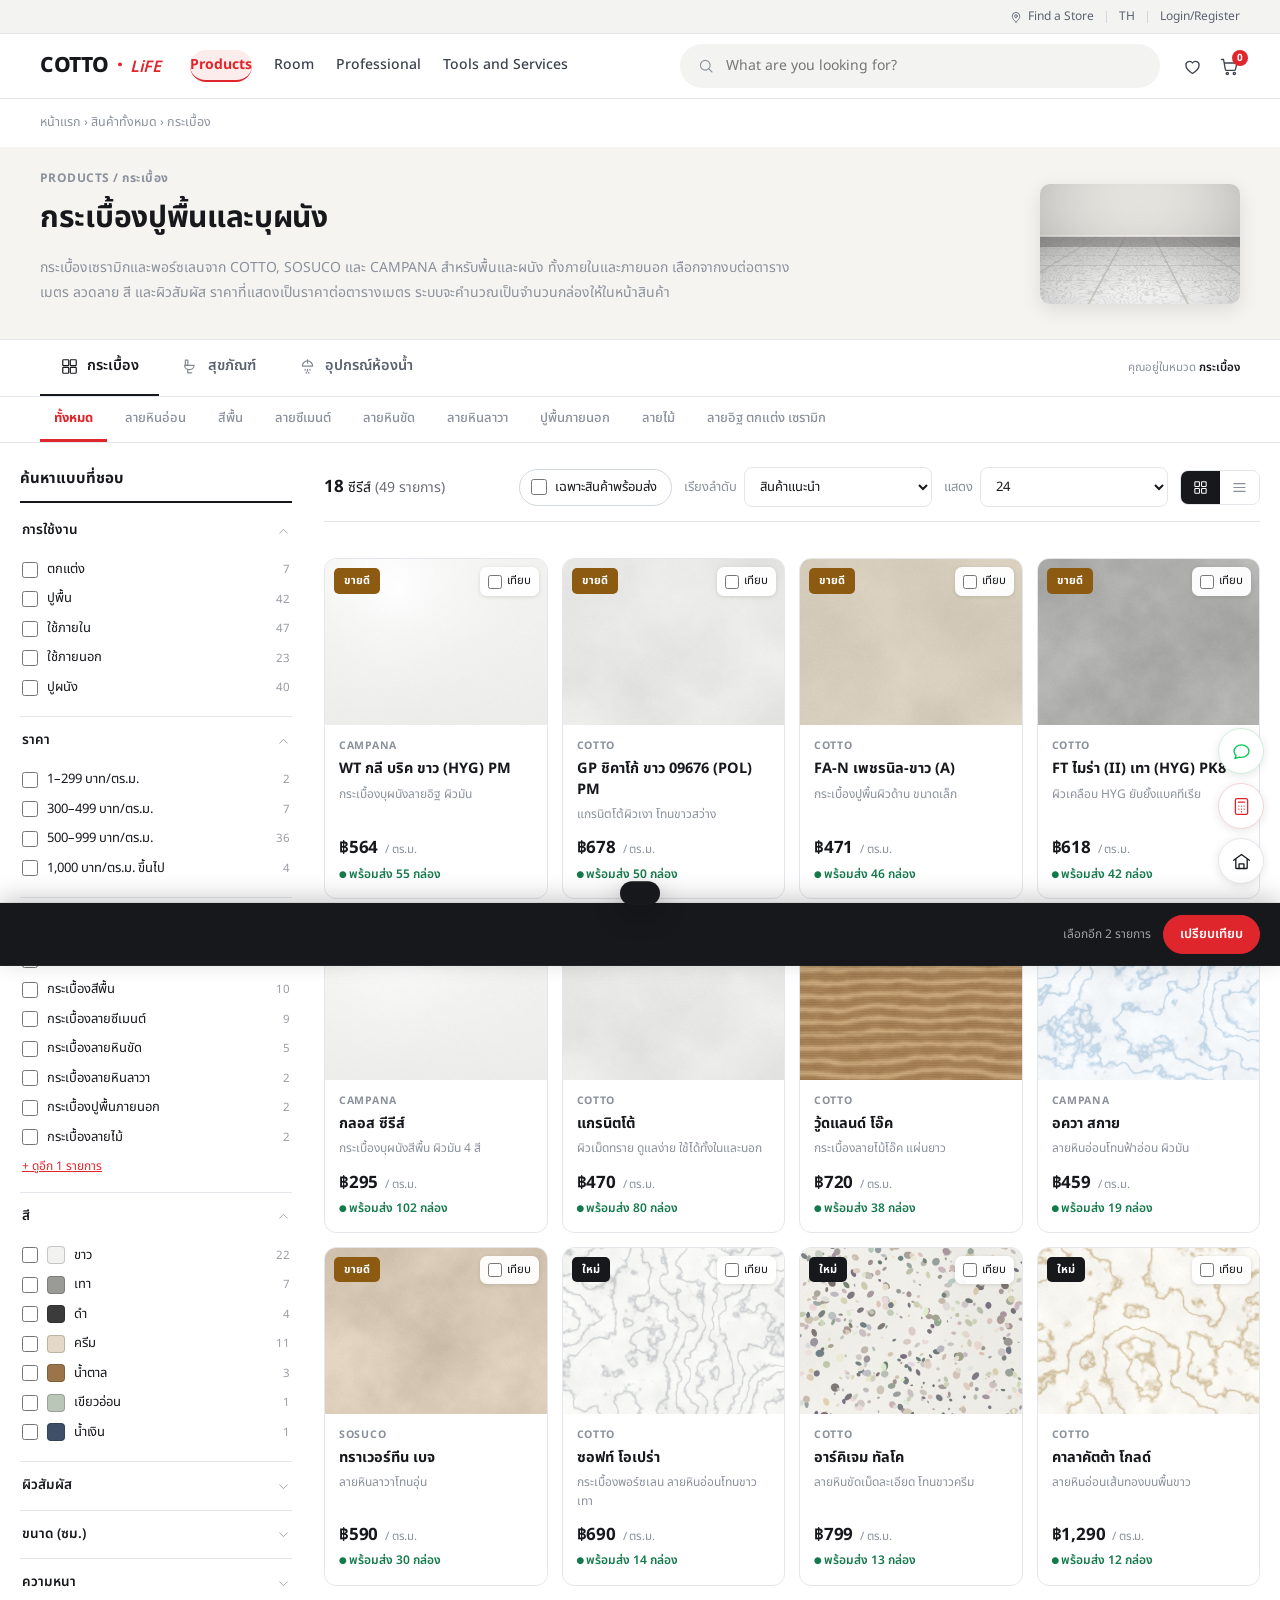
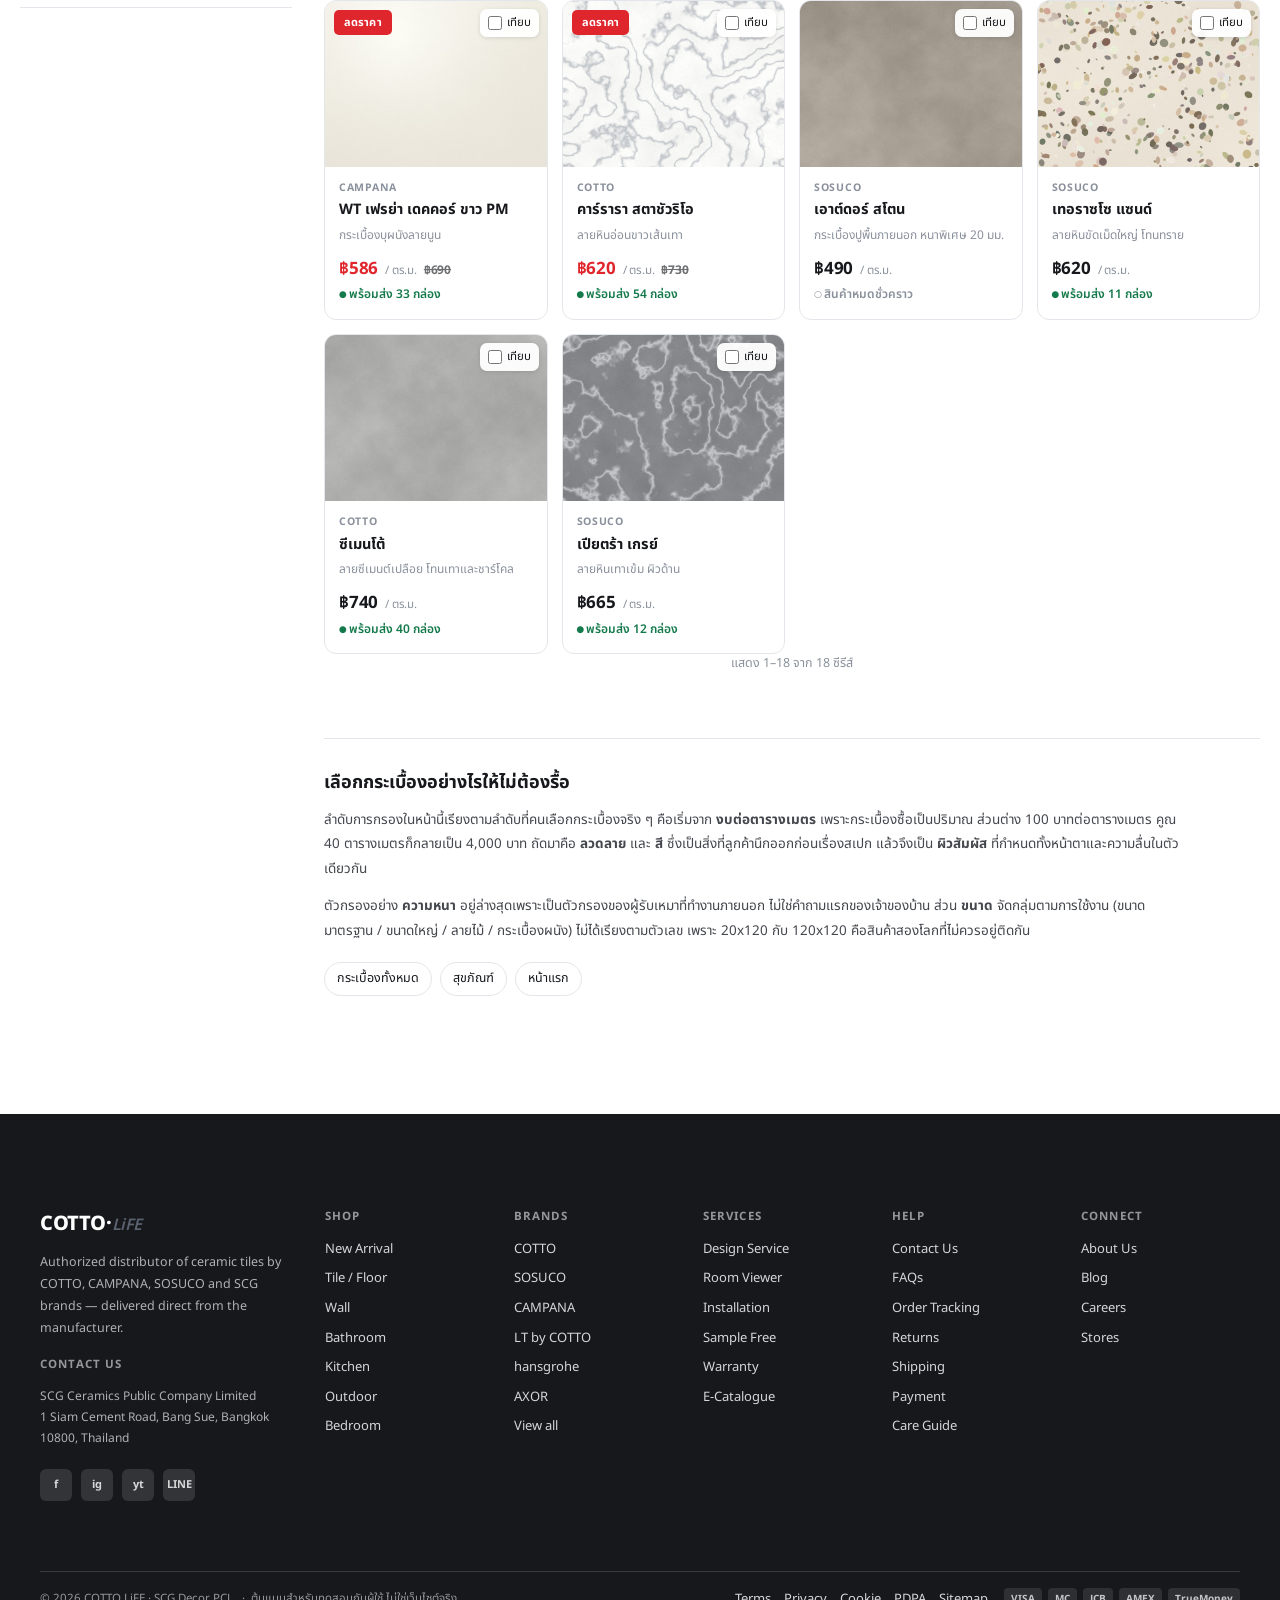
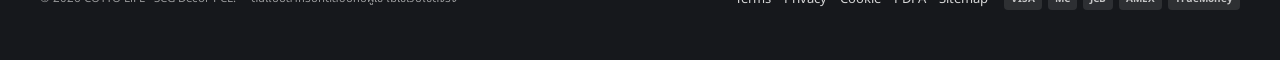
<file: list.html>
<!DOCTYPE html>
<html lang="th">
<head>
<meta charset="utf-8">
<meta name="viewport" content="width=device-width,initial-scale=1">
<title>สินค้าทั้งหมด | COTTO LiFE</title>
<link rel="icon" href="favicon.ico" sizes="any">
<link rel="apple-touch-icon" href="assets/img/apple-touch-icon.png">
<link rel="preconnect" href="https://fonts.googleapis.com">
<link href="https://fonts.googleapis.com/css2?family=Noto+Sans+Thai:wght@400;500;600;700&display=swap" rel="stylesheet">
<link rel="stylesheet" href="assets/app.css">
<link rel="stylesheet" href="assets/list.css">
</head>
<body>
<div id="hdr"></div>

<div class="wrap"><nav class="crumb" id="crumb"></nav></div>

<section class="cat-hero"><div class="wrap">
  <div style="flex:1">
    <div class="eyebrow" id="hEyebrow"></div>
    <h1 id="hTitle"></h1>
    <p class="lede" id="hLede"></p>
  </div>
  <img class="cover" id="hCover" alt="">
</div></section>

<nav class="mainbar"><div class="wrap" id="mainbarIn"></div></nav>
<div class="typebar" id="typebar"><div class="wrap" id="typebarIn"></div></div>

<div class="mbar wrap" id="mbar">
  <button id="mFil"><span id="icFil"></span>ค้นหาแบบที่ชอบ <span class="fnum" id="mFilN" hidden>0</span></button>
  <button id="mSort"><span id="icSort"></span>เรียงลำดับ</button>
</div>

<div class="wrap layout">

  <aside class="side">
    <div class="side-top">
      <b>ค้นหาแบบที่ชอบ</b>
      <button id="clrAll" hidden>ล้างทั้งหมด</button>
    </div>
    <div id="facets"></div>
  </aside>

  <main>
    <div class="rbar">
      <div class="rcount" id="rcount"></div>
      <div class="sp"></div>
      <label class="instock"><input type="checkbox" id="onlyStock"><span>เฉพาะสินค้าพร้อมส่ง</span></label>
      <div class="sortsel">
        <label for="sort">เรียงลำดับ</label>
        <select id="sort"></select>
      </div>
      <div class="sortsel">
        <label for="per">แสดง</label>
        <select id="per">
          <option value="12">12</option><option value="24" selected>24</option>
          <option value="36">36</option><option value="999">ทั้งหมด</option>
        </select>
      </div>
      <div class="vtog">
        <button id="vGrid" class="on" title="มุมมองตาราง"></button>
        <button id="vRows" title="มุมมองรายการ"></button>
      </div>
    </div>

    <div class="achips" id="achips" hidden></div>
    <div class="sgrid" id="grid"></div>
    <div class="pgnote" id="pgnote"></div>
    <div class="pager" id="pager"></div>

    <div class="seo" id="seo"></div>
  </main>
</div>

<div class="cmpbar" id="cmpbar"><div class="wrap">
  <div class="cl" id="cmpList"></div>
  <span class="hint2" id="cmpHint"></span>
  <button class="btn btn-primary btn-sm" id="cmpGo">เปรียบเทียบ</button>
</div></div>

<!-- bottom sheet: ตัวกรอง (มือถือ) -->
<div class="sheet" id="shFil">
  <div class="sc" data-close></div>
  <div class="sp">
    <div class="sh"><b>ค้นหาแบบที่ชอบ</b><button data-close>×</button></div>
    <div class="sbody">
      <label class="instock mob"><input type="checkbox" id="onlyStockM"><span>เฉพาะสินค้าพร้อมส่ง</span></label>
      <div id="facetsM"></div>
    </div>
    <div class="sf">
      <button class="btn btn-ghost" id="mClr">ล้างทั้งหมด</button>
      <button class="btn btn-primary" data-close id="mApply">ดูสินค้า</button>
    </div>
  </div>
</div>

<!-- bottom sheet: เรียงลำดับ (มือถือ) -->
<div class="sheet" id="shSort">
  <div class="sc" data-close></div>
  <div class="sp">
    <div class="sh"><b>เรียงลำดับ</b><button data-close>×</button></div>
    <div class="sbody" id="sortM"></div>
  </div>
</div>

<div id="ftr"></div>
<div id="toast"></div>

<script src="assets/icons.js"></script>
<script src="assets/data.js"></script>
<script src="assets/app.js"></script>
<script>
(function () {
  var $ = CL.$, $$ = CL.$$, money = CL.money, img = CL.img;
  var C = CATALOG;

  /* ---------- state ---------- */
  function params() {
    var s = location.search.slice(1) || location.hash.replace(/^#\??/, "");
    var o = {};
    s.split("&").forEach(function (p) {
      if (!p) return; var i = p.indexOf("=");
      o[decodeURIComponent(p.slice(0, i))] = decodeURIComponent(p.slice(i + 1));
    });
    return o;
  }
  var P = params();
  var cat = ["sanitary", "accessory"].indexOf(P.cat) >= 0 ? P.cat : "tile";
  var MAIN = [{id:"tile", label:"กระเบื้อง", ic:"tile"},
              {id:"sanitary", label:"สุขภัณฑ์", ic:"toilet"},
              {id:"accessory", label:"อุปกรณ์ห้องน้ำ", ic:"shower"}];
  var sel = {};                        // {facetKey: [values]}
  if (P.f) try { sel = JSON.parse(P.f); } catch (e) {}
  if (P.pattern) sel.pattern = [P.pattern];
  if (P.use) sel.use = [P.use];
  if (P.kind) sel.kind = [P.kind];
  var sortBy = P.sort || "featured";
  var onlyStock = P.stock === "1";
  var per = 24, page = 1, view = "grid", cmp = [];
  var FAC = C.facets[cat], SORTS = C.sorts[cat];

  var HERO = {
    tile: {eyebrow:"PRODUCTS / กระเบื้อง", title:"กระเบื้องปูพื้นและบุผนัง",
      cover:"room-living",
      lede:"กระเบื้องเซรามิกและพอร์ซเลนจาก COTTO, SOSUCO และ CAMPANA สำหรับพื้นและผนัง ทั้งภายในและภายนอก "+
           "เลือกจากงบต่อตารางเมตร ลวดลาย สี และผิวสัมผัส ราคาที่แสดงเป็นราคาต่อตารางเมตร "+
           "ระบบจะคำนวณเป็นจำนวนกล่องให้ในหน้าสินค้า"},
    accessory: {eyebrow:"PRODUCTS / อุปกรณ์ห้องน้ำ", title:"อุปกรณ์ห้องน้ำ",
      cover:"acc-towelbar",
      lede:"ราวแขวนผ้า ตะขอ ที่ใส่กระดาษชำระ ราวจับนิรภัย ก๊อกน้ำ และฝักบัว "+
           "เลือกจากประเภทที่ต้องการก่อน แล้วค่อยเลือกสีผิวเคลือบให้เข้าชุดกับของเดิมในห้อง "+
           "ทุกชิ้นระบุวัสดุและวิธีติดตั้งไว้ชัดเจน"},
    sanitary: {eyebrow:"PRODUCTS / สุขภัณฑ์", title:"สุขภัณฑ์และอ่างล้างหน้า",
      cover:"room-bath",
      lede:"เริ่มจากเลือกประเภทการติดตั้งก่อน เพราะเป็นตัวกำหนดงานระบบทั้งหมด จากนั้นจึงตรวจ “ระยะท่อ” "+
           "(Rough-in) และชนิดท่อ S-Trap / P-Trap ให้ตรงกับห้องน้ำเดิมของคุณ ผิดเพียง 20 มม. ก็ติดตั้งไม่ได้"}
  }[cat];

  /* ---------- หา SKU ที่ผ่านตัวกรอง ---------- */
  var POOL = C.skus.filter(function (k) { return k.cat === cat; });

  function matchFacet(f, k) {
    var want = sel[f.key]; if (!want || !want.length) return true;
    if (f.range) {
      var n = f.get(k);
      return want.some(function (v) {
        var o = f.options.filter(function (x) { return x.v === v; })[0];
        return o && n >= o.lo && n <= o.hi;
      });
    }
    var got = f.get(k); if (got == null) return false;
    got = Array.isArray(got) ? got : [got];
    return want.some(function (v) { return got.indexOf(v) >= 0; });
  }
  /* ผ่านทุกตัวกรอง ยกเว้นตัวที่ระบุ — ใช้นับจำนวนแบบ faceted search */
  function pass(k, exceptKey) {
    return FAC.every(function (f) { return f.key === exceptKey || matchFacet(f, k); });
  }
  function inStockOK(k) { return !onlyStock || k.stock > 0; }
  function matched() { return POOL.filter(function (k) { return inStockOK(k) && pass(k); }); }

  function optionsOf(f) {
    if (f.options) return f.options.map(function (o) { return o.v; });
    var seen = [], order = {};
    POOL.forEach(function (k) {
      var v = f.get(k); if (v == null) return;
      (Array.isArray(v) ? v : [v]).forEach(function (x) {
        if (seen.indexOf(x) < 0) { seen.push(x); order[x] = 0; }
        order[x]++;
      });
    });
    if (f.key === "size" || f.key === "color" || f.key === "tech") return seen;
    return seen.sort(function (a, b) { return order[b] - order[a]; });
  }
  function countOf(f, v) {
    var base = POOL.filter(function (k) { return inStockOK(k) && pass(k, f.key); });
    return base.filter(function (k) {
      if (f.range) { var o = f.options.filter(function (x) { return x.v === v; })[0];
        var n = f.get(k); return o && n >= o.lo && n <= o.hi; }
      var g = f.get(k); if (g == null) return false;
      return (Array.isArray(g) ? g : [g]).indexOf(v) >= 0;
    }).length;
  }

  /* ---------- จัดกลุ่มเป็นซีรีส์ ---------- */
  function groups() {
    var mk = matched(), by = {}, out = [];
    mk.forEach(function (k) {
      if (!by[k.seriesId]) { by[k.seriesId] = {s: C.bySeries(k.seriesId), hits: []}; out.push(by[k.seriesId]); }
      by[k.seriesId].hits.push(k);
    });
    out.forEach(function (g) {
      var f = {}, z = {}, c = {};
      g.hits.forEach(function (k) { f[k.finishLabel || k.flush || "-"] = 1; z[k.size] = 1; c[k.color] = 1; });
      g.nFinish = Object.keys(f).length; g.nSize = Object.keys(z).length; g.nColor = Object.keys(c).length;
      var P1 = function (k) { return cat === "tile" ? k.pricePerSqm : k.price; };
      var W1 = function (k) { return cat === "tile" ? k.wasPerSqm : k.priceWas; };
      g.priceFrom = Math.min.apply(null, g.hits.map(P1));
      var cheap = g.hits.filter(function (k) { return P1(k) === g.priceFrom; })[0];
      g.priceWas = W1(cheap) || 0;
      g.inStock = g.hits.some(function (k) { return k.stock > 0; });
      g.stockN = g.hits.reduce(function (a, k) { return a + k.stock; }, 0);
    });
    return out;
  }

  var SORTF = {
    featured: function (a, b) { return (b.s.best ? 2 : 0) + (b.s["new"] ? 1 : 0) - ((a.s.best ? 2 : 0) + (a.s["new"] ? 1 : 0)) || b.s.sold - a.s.sold; },
    "price-asc":  function (a, b) { return a.priceFrom - b.priceFrom; },
    "price-desc": function (a, b) { return b.priceFrom - a.priceFrom; },
    "new":        function (a, b) { return a.s.added < b.s.added ? 1 : -1; },
    popular:      function (a, b) { return b.s.sold - a.s.sold; },
    stock:        function (a, b) { return b.stockN - a.stockN; },
    water:        function (a, b) { return Math.min.apply(null, a.hits.map(function(k){return k.rateL;})) -
                                           Math.min.apply(null, b.hits.map(function(k){return k.rateL;})); },
    name:         function (a, b) { return a.s.name.localeCompare(b.s.name, "th"); },
    "size-asc":   function (a, b) { return area(a) - area(b); },
    "size-desc":  function (a, b) { return area(b) - area(a); }
  };
  function area(g) {
    return Math.min.apply(null, g.hits.map(function (k) {
      var m = String(k.size).match(/(\d+)x(\d+)/); return m ? +m[1] * +m[2] : 1e9; }));
  }

  /* ---------- render: sidebar ---------- */
  function facetHTML(mobile) {
    var n = 0;
    return FAC.map(function (f) {
      n++;
      var opts = optionsOf(f);
      var act = (sel[f.key] || []).length;
      /* เปิดไว้ 4 ตัวแรก + ตัวที่ถูกใช้งาน */
      var open = n <= 4 || act;
      var rows;
      if (f.groups) {
        rows = f.groups.map(function (gr) {
          var inside = gr.sizes.filter(function (v) { return opts.indexOf(v) >= 0; });
          if (!inside.length) return "";
          return '<div class="fsub">' + gr.g + "</div>" + inside.map(row).join("");
        }).join("");
      } else {
        var head = opts.slice(0, 7).map(row).join("");
        var rest = opts.slice(7);
        rows = head + (rest.length
          ? '<div class="fx" hidden>' + rest.map(row).join("") + "</div>" +
            '<button class="fmore" data-more="' + f.key + '">+ ดูอีก ' + rest.length + " รายการ</button>"
          : "");
      }
      function row(v) {
        var c = countOf(f, v), on = (sel[f.key] || []).indexOf(v) >= 0;
        var sw = (f.swatch && f.swatch[v])
          ? '<span class="sw2" style="background:' + f.swatch[v] + '"></span>' : "";
        return '<label class="fopt' + (c ? "" : " zero") + '">' +
          '<input type="checkbox" data-f="' + f.key + '" value="' + v + '"' +
          (on ? " checked" : "") + (c ? "" : " disabled") + ">" + sw +
          '<span class="lb">' + v + '</span><span class="fcount">' + c + "</span></label>";
      }
      return '<div class="fgroup' + (open ? " open" : "") + '" data-g="' + f.key + '">' +
        '<button class="fhead" data-h="' + f.key + '">' + f.label +
          (act ? '<span class="dotnew"></span>' : "") +
          '<span class="car">' + ICON("down") + "</span></button>" +
        '<div class="fbody">' +
          rows +
        "</div></div>";
    }).join("");
  }

  function sortHTML() {
    return SORTS.map(function (s) {
      return '<option value="' + s.v + '"' + (s.v === sortBy ? " selected" : "") + ">" + s.label + "</option>";
    }).join("");
  }
  function sortMobile() {
    return SORTS.map(function (s) {
      return '<label class="sopt"><input type="radio" name="ms" value="' + s.v + '"' +
        (s.v === sortBy ? " checked" : "") + ">" + s.label + "</label>";
    }).join("");
  }

  /* ---------- render: การ์ด ---------- */
  function card(g) {
    var s = g.s, hit = "", unit = cat === "tile" ? "/ ตร.ม." : cat === "accessory" ? "/ ชิ้น" : "/ ชุด";
    var tot = s.skus.length;
    if (g.hits.length < tot) hit = '<div class="hit">ตรงเงื่อนไข ' + g.hits.length + " จาก " + tot + " รายการ</div>";
    var pcs = cat === "tile" ? "กล่อง" : cat === "accessory" ? "ชิ้น" : "ชุด";
    var stock = g.inStock
      ? '<div class="stockline ok">พร้อมส่ง ' + g.stockN + " " + pcs + "</div>"
      : '<div class="stockline out">สินค้าหมดชั่วคราว</div>';
    var was = (g.priceWas && g.priceWas > g.priceFrom)
      ? '<span class="was">' + money(g.priceWas) + "</span>" : "";
    return '<article class="scard">' +
      '<a class="im" href="detail.html?s=' + s.id + '">' +
        '<img src="' + img(s.img) + '" alt="' + s.name + '" loading="lazy">' +
      "</a>" +
      '<div class="bdg">' + CL.badges(s) + "</div>" +
      '<label class="cmp"><input type="checkbox" data-cmp="' + s.id + '"' +
        (cmp.indexOf(s.id) >= 0 ? " checked" : "") + ">เทียบ</label>" +
      '<div class="bd">' +
        '<div class="bn">' + s.brand + "</div>" +
        '<h3><a href="detail.html?s=' + s.id + '">' + s.name + "</a></h3>" +
        '<div class="sb">' + s.sub + "</div>" +
        hit +
        '<div class="pr"><div class="p' + (was ? " sale" : "") + '">' + money(g.priceFrom) +
          '<span class="u"> ' + unit + "</span>" + was + "</div>" + stock + "</div>" +
      "</div></article>";
  }

  /* ---------- render ทั้งหน้า ---------- */
  function render() {
    var gs = groups().sort(SORTF[sortBy] || SORTF.featured);
    var nSku = gs.reduce(function (a, g) { return a + g.hits.length; }, 0);
    var pages = Math.max(1, Math.ceil(gs.length / per));
    if (page > pages) page = 1;
    var slice = gs.slice((page - 1) * per, page * per);

    $("#rcount").innerHTML = "<b>" + gs.length + "</b> ซีรีส์ <span style='color:#6B6E75'>(" +
      nSku + " รายการ)</span>";

    $("#grid").className = "sgrid" + (view === "rows" ? " rows" : "");
    $("#grid").innerHTML = slice.length ? slice.map(card).join("")
      : '<div class="empty" style="grid-column:1/-1">' +
        "<p><b>ไม่พบสินค้าที่ตรงกับตัวกรองทั้งหมด</b></p>" +
        "<p style='color:#6B6E75;font-size:13.5px'>ลองเอาตัวกรองที่แคบที่สุดออก เช่น ขนาด หรือระยะท่อ</p>" +
        '<button class="btn btn-ghost btn-sm" onclick="document.getElementById(\'clrAll\').click()">ล้างตัวกรองทั้งหมด</button></div>';

    $("#pgnote").textContent = gs.length
      ? "แสดง " + ((page - 1) * per + 1) + "–" + Math.min(page * per, gs.length) + " จาก " + gs.length + " ซีรีส์"
      : "";
    $("#pager").innerHTML = pages > 1 ? pagerHTML(pages) : "";

    /* ตัวกรอง */
    $("#facets").innerHTML = facetHTML(false);
    $("#facetsM").innerHTML = facetHTML(true);
    var nAct = Object.keys(sel).reduce(function (a, k) { return a + (sel[k] || []).length; }, 0) +
               (onlyStock ? 1 : 0);
    $("#clrAll").hidden = !nAct;
    $("#mFilN").hidden = !nAct; $("#mFilN").textContent = nAct;

    /* chip ตัวกรองที่ใช้งาน */
    var ac = $("#achips"); ac.hidden = !nAct;
    if (nAct) {
      ac.innerHTML = '<span class="lbl">กำลังดู:</span>' +
        (onlyStock ? '<button class="achip" data-rmstock="1"><span>สถานะ</span>' +
          "<b>เฉพาะสินค้าพร้อมส่ง</b><span class='x'>×</span></button>" : "") +
        FAC.map(function (f) {
        return (sel[f.key] || []).map(function (v) {
          return '<button class="achip" data-rm="' + f.key + '|' + v + '">' +
            "<span>" + f.label + "</span><b>" + v + "</b><span class='x'>×</span></button>";
        }).join("");
      }).join("") + '<button class="aclear" id="clrAll2">ล้างทั้งหมด</button>';
    }
    sync();
  }

  function pagerHTML(pages) {
    var h = '<button data-p="' + (page - 1) + '"' + (page === 1 ? " disabled" : "") + ">‹ ก่อนหน้า</button>";
    var list = [];
    for (var i = 1; i <= pages; i++)
      if (i === 1 || i === pages || Math.abs(i - page) <= 1) list.push(i);
      else if (list[list.length - 1] !== "…") list.push("…");
    list.forEach(function (i) {
      h += i === "…" ? '<span class="el">…</span>'
        : '<button data-p="' + i + '"' + (i === page ? ' class="on"' : "") + ">" + i + "</button>";
    });
    return h + '<button data-p="' + (page + 1) + '"' + (page === pages ? " disabled" : "") + ">ถัดไป ›</button>";
  }

  function sync() {
    var b = $("#cmpbar");
    b.classList.toggle("on", cmp.length > 0);
    $("#cmpList").innerHTML = cmp.map(function (id) {
      var s = C.bySeries(id);
      return '<span class="ci"><img src="' + img(s.img) + '" alt=""><span>' + s.name +
        '</span><button data-uncmp="' + id + '">×</button></span>';
    }).join("");
    $("#cmpHint").textContent = cmp.length < 2 ? "เลือกอีก " + (2 - cmp.length) + " รายการ" :
      "เทียบได้สูงสุด 4 รายการ";
    $("#cmpGo").disabled = cmp.length < 2;
    var u = "#?cat=" + cat + "&sort=" + sortBy + (onlyStock ? "&stock=1" : "") +
      (Object.keys(sel).length ? "&f=" + encodeURIComponent(JSON.stringify(sel)) : "");
    try { history.replaceState(null, "", u); } catch (e) { location.hash = u.slice(1); }
  }

  /* ---------- events ---------- */
  document.addEventListener("change", function (e) {
    var t = e.target;
    if (t.dataset.f) {
      var k = t.dataset.f, v = t.value;
      sel[k] = sel[k] || [];
      var i = sel[k].indexOf(v);
      if (t.checked) { if (i < 0) sel[k].push(v); } else if (i >= 0) sel[k].splice(i, 1);
      if (!sel[k].length) delete sel[k];
      page = 1; render();
    }
    if (t.dataset.cmp) {
      var id = t.dataset.cmp, j = cmp.indexOf(id);
      if (t.checked) { if (cmp.length >= 4) { t.checked = false; CL.toast("เปรียบเทียบได้สูงสุด 4 รายการ"); return; }
        if (j < 0) cmp.push(id); } else if (j >= 0) cmp.splice(j, 1);
      sync();
    }
    if (t.name === "ms") { sortBy = t.value; page = 1; $("#sort").value = sortBy;
      $("#shSort").classList.remove("on"); render(); }
    if (t.id === "onlyStock" || t.id === "onlyStockM") {
      onlyStock = t.checked; page = 1;
      $("#onlyStock").checked = onlyStock; $("#onlyStockM").checked = onlyStock;
      render();
    }
  });

  document.addEventListener("click", function (e) {
    var t = e.target.closest("[data-h],[data-more],[data-rm],[data-rmstock],[data-p],[data-uncmp],[data-close]");
    if (!t) return;
    if (t.dataset.h != null) { t.parentNode.classList.toggle("open"); return; }
    if (t.dataset.more) { var fx = t.previousElementSibling; fx.hidden = !fx.hidden;
      t.textContent = fx.hidden ? t.textContent.replace("ซ่อน", "+ ดูอีก") : "ซ่อน"; return; }
    if (t.dataset.rmstock) { onlyStock = false;
      $("#onlyStock").checked = false; $("#onlyStockM").checked = false;
      page = 1; render(); return; }
    if (t.dataset.rm) { var p = t.dataset.rm.split("|"); var a = sel[p[0]] || [];
      var i = a.indexOf(p[1]); if (i >= 0) a.splice(i, 1); if (!a.length) delete sel[p[0]];
      page = 1; render(); return; }
    if (t.dataset.p) { page = +t.dataset.p; render();
      window.scrollTo({top: $(".rbar").offsetTop - 70, behavior: "smooth"}); return; }
    if (t.dataset.uncmp) { cmp.splice(cmp.indexOf(t.dataset.uncmp), 1);
      $$("[data-cmp]").forEach(function (c) { if (c.dataset.cmp === t.dataset.uncmp) c.checked = false; });
      sync(); return; }
    if (t.hasAttribute("data-close")) { t.closest(".sheet").classList.remove("on"); }
  });

  function clear() {
    sel = {}; onlyStock = false; page = 1;
    $("#onlyStock").checked = false; $("#onlyStockM").checked = false;
    render();
  }
  $("#clrAll").onclick = clear; $("#mClr").onclick = clear;
  document.addEventListener("click", function (e) { if (e.target.id === "clrAll2") clear(); });

  $("#sort").onchange = function () { sortBy = this.value; page = 1; render(); };
  $("#per").onchange = function () { per = +this.value; page = 1; render(); };
  $("#vGrid").onclick = function () { view = "grid"; this.classList.add("on");
    $("#vRows").classList.remove("on"); render(); };
  $("#vRows").onclick = function () { view = "rows"; this.classList.add("on");
    $("#vGrid").classList.remove("on"); render(); };
  $("#mFil").onclick = function () { $("#shFil").classList.add("on"); };
  $("#mSort").onclick = function () { $("#shSort").classList.add("on"); };
  $("#cmpGo").onclick = function () {
    CL.toast("หน้าเปรียบเทียบ " + cmp.length + " รายการ — อยู่ในขั้นออกแบบ");
  };

  /* ---------- หัวเรื่อง + แถบประเภท ---------- */
  CL.mount("Products");
  $("#icFil").innerHTML = ICON("filter");
  $("#icSort").innerHTML = ICON("sort");
  $("#vGrid").innerHTML = ICON("grid");
  $("#vRows").innerHTML = ICON("rows");
  $("#crumb").innerHTML = '<a href="index.html">หน้าแรก</a> › <a href="list.html">สินค้าทั้งหมด</a> › ' +
    "<span>" + MAIN.filter(function (m) { return m.id === cat; })[0].label + "</span>";
  $("#hEyebrow").textContent = HERO.eyebrow;
  $("#hTitle").textContent = HERO.title;
  $("#hLede").textContent = HERO.lede;
  $("#hCover").src = img(HERO.cover);

  /* ชั้นที่ 1 — หมวดหลัก 3 หมวด */
  $("#mainbarIn").innerHTML = MAIN.map(function (m) {
    return '<a href="list.html?cat=' + m.id + '" class="' + (m.id === cat ? "on" : "") + '">' +
      ICON(m.ic) + m.label + "</a>";
  }).join("") + '<span class="here">คุณอยู่ในหมวด <b>' +
    MAIN.filter(function (m) { return m.id === cat; })[0].label + "</b></span>";

  /* ชั้นที่ 2 — หมวดย่อยของหมวดที่เลือกอยู่ */
  var subKey = cat === "tile" ? "pattern" : "kind";
  var subFac = FAC.filter(function (f) { return f.key === subKey; })[0];
  var subs = subFac ? optionsOf(subFac) : [];
  $("#typebarIn").innerHTML =
    '<a href="#" data-tab="' + subKey + '|*" class="' + (!(sel[subKey] || []).length ? "on" : "") + '">' +
    "ทั้งหมด</a>" + subs.map(function (v) {
      return '<a href="#" data-tab="' + subKey + "|" + v + '" class="' +
        ((sel[subKey] || []).indexOf(v) >= 0 ? "on" : "") + '">' +
        (cat === "tile" ? v.replace("กระเบื้อง", "").trim() : v.replace("สุขภัณฑ์", "").trim()) + "</a>";
    }).join("");
  $("#typebarIn").addEventListener("click", function (e) {
    var a = e.target.closest("[data-tab]"); if (!a) return;
    e.preventDefault();
    var p = a.dataset.tab.split("|"), key = p[0], v = p[1];
    if (v === "*") delete sel[key];
    else {
      sel[key] = ((sel[key] || []).indexOf(v) >= 0) ? [] : [v];
      if (!sel[key].length) delete sel[key];
    }
    $$("#typebarIn [data-tab]").forEach(function (x) { x.classList.remove("on"); });
    if (sel[key]) a.classList.add("on");
    else $("#typebarIn [data-tab$='|*']").classList.add("on");
    page = 1; render();
  });

  $("#onlyStock").checked = onlyStock; $("#onlyStockM").checked = onlyStock;
  $("#sort").innerHTML = sortHTML();
  $("#sortM").innerHTML = sortMobile();

  $("#seo").innerHTML = cat === "tile" ? seoTile() : cat === "accessory" ? seoAcc() : seoSan();
  function seoAcc() {
    return "<h2>อุปกรณ์ห้องน้ำ เลือกจากประเภทก่อน แล้วค่อยเลือกสี</h2>" +
      "<p>อุปกรณ์ห้องน้ำเป็นของชิ้นเล็กที่คนมักรู้อยู่แล้วว่าต้องการอะไร เช่น ตะขอแขวน หรือราวจับนิรภัย " +
      "ลำดับตัวกรองจึงเริ่มที่ <b>ประเภทอุปกรณ์</b> ตามด้วย <b>สีผิวเคลือบ</b> เพราะต้องเข้าชุดกับก๊อกและ" +
      "สุขภัณฑ์เดิมในห้อง แล้วจึงเป็น <b>วัสดุ</b> ซึ่งตัดสินเรื่องสนิมในที่เปียก " +
      "และ <b>วิธีติดตั้ง</b> สำหรับคนที่อยู่บ้านเช่าหรือไม่อยากเจาะผนังกระเบื้อง</p>" +
      '<div class="lk"><a href="list.html?cat=accessory">อุปกรณ์ห้องน้ำทั้งหมด</a>' +
      '<a href="list.html?cat=sanitary">สุขภัณฑ์</a><a href="list.html?cat=tile">กระเบื้อง</a></div>';
  }
  function seoTile() {
    return "<h2>เลือกกระเบื้องอย่างไรให้ไม่ต้องรื้อ</h2>" +
      "<p>ลำดับการกรองในหน้านี้เรียงตามลำดับที่คนเลือกกระเบื้องจริง ๆ คือเริ่มจาก <b>งบต่อตารางเมตร</b> " +
      "เพราะกระเบื้องซื้อเป็นปริมาณ ส่วนต่าง 100 บาทต่อตารางเมตร คูณ 40 ตารางเมตรก็กลายเป็น 4,000 บาท " +
      "ถัดมาคือ <b>ลวดลาย</b> และ <b>สี</b> ซึ่งเป็นสิ่งที่ลูกค้านึกออกก่อนเรื่องสเปก " +
      "แล้วจึงเป็น <b>ผิวสัมผัส</b> ที่กำหนดทั้งหน้าตาและความลื่นในตัวเดียวกัน</p>" +
      "<p>ตัวกรองอย่าง <b>ความหนา</b> อยู่ล่างสุดเพราะเป็นตัวกรองของผู้รับเหมาที่ทำงานภายนอก " +
      "ไม่ใช่คำถามแรกของเจ้าของบ้าน ส่วน <b>ขนาด</b> จัดกลุ่มตามการใช้งาน " +
      "(ขนาดมาตรฐาน / ขนาดใหญ่ / ลายไม้ / กระเบื้องผนัง) ไม่ได้เรียงตามตัวเลข เพราะ 20x120 กับ 120x120 " +
      "คือสินค้าสองโลกที่ไม่ควรอยู่ติดกัน</p>" +
      '<div class="lk"><a href="list.html?cat=tile">กระเบื้องทั้งหมด</a>' +
      '<a href="list.html?cat=sanitary">สุขภัณฑ์</a><a href="index.html">หน้าแรก</a></div>';
  }
  function seoSan() {
    return "<h2>ระยะท่อ (Rough-in) สำคัญกว่าราคา</h2>" +
      "<p>สุขภัณฑ์ซื้อชิ้นเดียวและติดตั้งกับท่อที่มีอยู่แล้ว ลำดับตัวกรองจึงสลับกับกระเบื้องทั้งหมด " +
      "<b>ประเภทการติดตั้ง</b> มาก่อนเพราะเป็นทางแยกที่ย้อนกลับไม่ได้ — โถแขวนผนังต้องมีถังน้ำฝังในผนัง " +
      "ซึ่งหมายถึงต้องทุบผนัง ส่วน <b>ระยะท่อ</b> และ <b>ชนิดท่อ S-Trap / P-Trap</b> " +
      "คือด่านความเข้ากันได้ที่ตัดสินว่าสินค้าใช้ได้หรือใช้ไม่ได้เลย ไม่ใช่เรื่องชอบหรือไม่ชอบ</p>" +
      "<p><b>ราคา</b> จึงอยู่ล่างสุด ตรงข้ามกับหน้ากระเบื้อง เพราะการกรองด้วยราคาก่อนจะทำให้ลูกค้าเห็นรุ่นที่ถูกใจ" +
      "แต่ติดตั้งกับท่อเดิมไม่ได้ ซึ่งนำไปสู่การคืนสินค้าและค่าช่างที่เสียเปล่า " +
      "วิธีวัดระยะท่อ: วัดจากผนังด้านหลังถึงกลางท่อน้ำทิ้งที่พื้น</p>" +
      '<div class="lk"><a href="list.html?cat=sanitary">สุขภัณฑ์ทั้งหมด</a>' +
      '<a href="list.html?cat=tile">กระเบื้อง</a><a href="index.html">หน้าแรก</a></div>';
  }

  render();
})();
</script>
</body>
</html>
</file>
<file: assets/app.css>
/* COTTO LiFE prototype — shared styles */
:root{
  --red:#E0262D; --red-dk:#B81E24; --red-soft:#FDECEC; --red-line:#F6C3C5;
  --ink:#16181C; --ink-2:#3C434E; --gray:#5B6270; --mute:#8A919C;
  --line:#E3E6EA; --line-2:#D2D7DE; --bg:#F6F7F9; --surface:#fff;
  --green:#157A4B; --green-soft:#E7F5EE; --amber:#9A6414; --amber-soft:#FDF3E2;
  --r:12px; --r-sm:8px; --shadow:0 1px 2px rgba(16,18,22,.05),0 8px 24px rgba(16,18,22,.06);
  --max:1240px; --h:64px;
}
*{box-sizing:border-box}
html{scroll-behavior:smooth}
body{margin:0;background:var(--surface);color:var(--ink);
  font-family:'Noto Sans Thai','Noto Sans',system-ui,-apple-system,'Segoe UI',sans-serif;
  font-size:15px;line-height:1.6;-webkit-font-smoothing:antialiased}
img{display:block;max-width:100%}
a{color:inherit;text-decoration:none}
button,input,select{font:inherit;color:inherit}
button{cursor:pointer}
.wrap{max-width:var(--max);margin:0 auto;padding:0 20px}
.sr{position:absolute;width:1px;height:1px;overflow:hidden;clip:rect(0 0 0 0)}

/* ---------- buttons ---------- */
.btn{display:inline-flex;align-items:center;justify-content:center;gap:8px;border:1.5px solid var(--ink);
  background:#fff;border-radius:999px;padding:11px 22px;font-size:14px;font-weight:600;white-space:nowrap;
  transition:.15s background,.15s color,.15s border-color}
.btn:hover{background:var(--bg)}
.btn-primary{background:var(--red);border-color:var(--red);color:#fff}
.btn-primary:hover{background:var(--red-dk);border-color:var(--red-dk)}
.btn-dark{background:var(--ink);border-color:var(--ink);color:#fff}
.btn-dark:hover{background:#000}
.btn-ghost{border-color:var(--line-2);color:var(--gray)}
.btn-ghost:hover{border-color:var(--ink);color:var(--ink);background:#fff}
.btn-on-dark{background:transparent;border-color:rgba(255,255,255,.7);color:#fff}
.btn-on-dark:hover{background:rgba(255,255,255,.14)}
.btn-sm{padding:8px 16px;font-size:13px}
.btn-lg{padding:14px 30px;font-size:15px}
.btn-block{width:100%}

/* ---------- header ---------- */
.topbar{background:var(--ink);color:#fff;font-size:12.5px}
.topbar .wrap{display:flex;gap:26px;align-items:center;justify-content:center;height:34px;flex-wrap:wrap;overflow:hidden}
.topbar span{display:flex;align-items:center;gap:7px;opacity:.92}
header.site{position:sticky;top:0;z-index:60;background:#fff;border-bottom:1px solid var(--line)}
header.site .wrap{display:flex;align-items:center;gap:18px;height:var(--h)}
.logo{display:flex;align-items:baseline;gap:5px;font-weight:800;font-size:21px;letter-spacing:-.02em;flex:none}
.logo b{color:var(--red)}
.logo i{font-style:italic;font-weight:600;font-size:16px;color:var(--gray)}
nav.main{display:flex;gap:4px;margin-left:8px}
nav.main a{padding:9px 14px;border-radius:999px;font-size:14px;font-weight:600;color:var(--ink-2)}
nav.main a:hover{background:var(--bg);color:var(--ink)}
nav.main a.on{background:var(--red-soft);color:var(--red)}
.search{flex:1;min-width:120px;display:flex;align-items:center;gap:9px;background:var(--bg);
  border:1px solid var(--line);border-radius:999px;padding:9px 16px;color:var(--mute);font-size:13.5px}
.search input{border:0;background:transparent;outline:none;width:100%;font-size:13.5px}
.hd-ico{display:flex;align-items:center;gap:14px;flex:none;color:var(--ink-2)}
.hd-ico a{display:flex;align-items:center;gap:6px;font-size:13px;font-weight:600;position:relative}
.hd-ico a:hover{color:var(--red)}
.cart-n{position:absolute;top:-6px;right:-10px;background:var(--red);color:#fff;font-size:10px;
  min-width:17px;height:17px;border-radius:9px;display:flex;align-items:center;justify-content:center;font-weight:700}
.burger{display:none;border:0;background:none;padding:6px;font-size:20px}

/* ---------- footer ---------- */
footer.site{background:var(--ink);color:#C8CDD6;margin-top:60px;font-size:13.5px}
footer.site .wrap{padding-top:48px;padding-bottom:28px}
.f-grid{display:grid;grid-template-columns:1.6fr repeat(4,1fr);gap:34px}
.f-grid h4{color:#fff;font-size:14px;margin:0 0 14px}
.f-grid ul{list-style:none;margin:0;padding:0;display:grid;gap:9px}
.f-grid a:hover{color:#fff}
.f-about p{margin:0 0 14px;line-height:1.7;color:#A6ADB8}
.f-social{display:flex;gap:9px}
.f-social i{width:32px;height:32px;border-radius:50%;background:#262A31;display:flex;align-items:center;
  justify-content:center;font-style:normal;font-size:13px}
.f-bot{border-top:1px solid #2A2F37;margin-top:34px;padding-top:20px;display:flex;gap:18px;
  justify-content:space-between;flex-wrap:wrap;color:#8A919C;font-size:12.5px}
.f-pay{display:flex;gap:7px}
.f-pay b{background:#fff;color:var(--ink);border-radius:4px;padding:3px 7px;font-size:10px;font-weight:800}

/* ---------- generic section ---------- */
section.band{padding:56px 0}
section.band.tint{background:var(--bg)}
.sec-head{display:flex;align-items:flex-end;justify-content:space-between;gap:20px;margin-bottom:26px;flex-wrap:wrap}
.sec-head h2{font-size:27px;margin:0 0 6px;letter-spacing:-.01em}
.sec-head p{margin:0;color:var(--gray);font-size:14.5px}
.link-all{color:var(--red);font-weight:700;font-size:14px;white-space:nowrap}
.link-all:hover{text-decoration:underline}

/* ---------- product card ---------- */
.grid-p{display:grid;grid-template-columns:repeat(4,1fr);gap:22px}
.card{border:1px solid var(--line);border-radius:var(--r);overflow:hidden;background:#fff;
  display:flex;flex-direction:column;transition:.18s box-shadow,.18s transform}
.card:hover{box-shadow:var(--shadow);transform:translateY(-2px)}
.card .ph{position:relative;aspect-ratio:1/1;background:var(--bg);overflow:hidden}
.card .ph img{width:100%;height:100%;object-fit:cover;transition:.3s transform}
.card:hover .ph img{transform:scale(1.04)}
.badge{position:absolute;top:10px;left:10px;background:var(--red);color:#fff;font-size:11px;
  font-weight:700;padding:4px 10px;border-radius:5px;letter-spacing:.01em}
.badge.dark{background:var(--ink)}
.badge.out{background:#6B7280}
.card .bd{padding:13px 14px 16px;display:flex;flex-direction:column;gap:5px;flex:1}
.card .brand{font-size:11px;font-weight:800;color:var(--gray);letter-spacing:.04em}
.card .nm{font-size:13.5px;line-height:1.45;font-weight:600;display:-webkit-box;-webkit-line-clamp:2;
  -webkit-box-orient:vertical;overflow:hidden;min-height:39px}
.card .meta{font-size:11.5px;color:var(--mute)}
.card .pr{margin-top:auto;padding-top:7px;display:flex;align-items:baseline;gap:7px;flex-wrap:wrap}
.card .pr b{font-size:17px;color:var(--red);letter-spacing:-.01em}
.card .pr small{font-size:11.5px;color:var(--gray);font-weight:600}
.card .pr del{font-size:12px;color:var(--mute)}
.card .sub{font-size:11.5px;color:var(--gray)}
.card .stk{font-size:11.5px;font-weight:600;color:var(--green)}
.card .stk.low{color:var(--amber)}
.card .stk.no{color:var(--mute)}
.chips{display:flex;gap:5px;flex-wrap:wrap}
.chip{border:1px solid var(--line);border-radius:999px;padding:2px 9px;font-size:10.5px;color:var(--gray);background:#fff}

/* ---------- list page ---------- */
.crumb{font-size:12.5px;color:var(--mute);padding:14px 0}
.crumb a:hover{color:var(--ink)}
.crumb b{color:var(--ink-2);font-weight:600}
.list-head{display:flex;gap:22px;align-items:flex-end;justify-content:space-between;flex-wrap:wrap;margin-bottom:6px}
.list-head h1{font-size:30px;margin:0 0 6px;letter-spacing:-.015em}
.list-head p{margin:0;color:var(--gray);font-size:14px;max-width:62ch}
.toolbar{position:sticky;top:var(--h);z-index:40;background:#fff;border-top:1px solid var(--line);
  border-bottom:1px solid var(--line);margin:22px 0 0;padding:11px 0}
.toolbar .wrap{display:flex;gap:12px;align-items:center;flex-wrap:wrap}
.filters{display:flex;gap:9px;flex-wrap:wrap;flex:1}
.fil{position:relative}
.fil>button{display:flex;align-items:center;gap:8px;border:1px solid var(--line-2);background:#fff;
  border-radius:999px;padding:8px 15px;font-size:13.5px;font-weight:600;color:var(--ink-2)}
.fil>button:hover{border-color:var(--ink)}
.fil.active>button{border-color:var(--red);color:var(--red);background:var(--red-soft)}
.fil .pop{display:none;position:absolute;top:calc(100% + 7px);left:0;z-index:50;background:#fff;
  border:1px solid var(--line);border-radius:var(--r);box-shadow:var(--shadow);padding:10px;min-width:216px;max-height:300px;overflow:auto}
.fil.open .pop{display:block}
.fil .pop label{display:flex;align-items:center;gap:9px;padding:7px 8px;border-radius:7px;font-size:13.5px;cursor:pointer}
.fil .pop label:hover{background:var(--bg)}
.fil .pop input{accent-color:var(--red);width:16px;height:16px}
.sortwrap{display:flex;align-items:center;gap:9px;font-size:13.5px;color:var(--gray)}
.sortwrap select{border:1px solid var(--line-2);border-radius:999px;padding:8px 14px;background:#fff;
  font-size:13.5px;font-weight:600;color:var(--ink);cursor:pointer}
.sortwrap select:focus{outline:2px solid var(--red);outline-offset:1px}
.applied{display:flex;gap:8px;flex-wrap:wrap;align-items:center;padding:14px 0 0;font-size:13px}
.tagx{display:inline-flex;align-items:center;gap:7px;background:var(--red-soft);border:1px solid var(--red-line);
  color:var(--red);border-radius:999px;padding:4px 7px 4px 12px;font-size:12.5px;font-weight:600}
.tagx button{border:0;background:none;color:inherit;font-size:14px;line-height:1;padding:0 2px}
.count{font-size:13.5px;color:var(--gray);padding:16px 0 4px}
.count b{color:var(--ink)}
.more{display:flex;flex-direction:column;align-items:center;gap:12px;padding:38px 0 10px}
.more .bar{width:210px;height:4px;border-radius:3px;background:var(--line)}
.more .bar i{display:block;height:100%;border-radius:3px;background:var(--red)}
.empty{text-align:center;padding:70px 20px;color:var(--gray)}
.empty h3{color:var(--ink);margin:0 0 8px}

/* ---------- detail page ---------- */
.pdp{display:grid;grid-template-columns:minmax(0,1.08fr) minmax(0,1fr);gap:46px;padding:10px 0 20px}
.gal{display:grid;grid-template-columns:76px 1fr;gap:12px;align-items:start}
.thumbs{display:flex;flex-direction:column;gap:9px}
.thumb{border:1.5px solid var(--line);border-radius:var(--r-sm);overflow:hidden;background:var(--bg);padding:0;aspect-ratio:1/1}
.thumb img{width:100%;height:100%;object-fit:cover}
.thumb[aria-pressed="true"]{border-color:var(--red)}
.hero-img{position:relative;border:1px solid var(--line);border-radius:var(--r);overflow:hidden;background:var(--bg);aspect-ratio:1/1}
.hero-img img{width:100%;height:100%;object-fit:cover}
.gal-note{font-size:11.5px;color:var(--red);margin:10px 0 0;line-height:1.5}
.gal-btns{display:flex;gap:9px;margin-top:11px;flex-wrap:wrap}
.eyebrow{font-size:12px;color:var(--mute);letter-spacing:.04em;font-weight:700}
.pdp h1{font-size:25px;line-height:1.35;margin:7px 0 8px;letter-spacing:-.01em}
.sku{font-size:12.5px;color:var(--mute);margin-bottom:14px}
.rate{display:inline-flex;gap:5px;align-items:center;color:var(--amber);font-size:12.5px;font-weight:700}
.price-main{font-size:33px;font-weight:800;color:var(--red);letter-spacing:-.02em;line-height:1.15}
.price-main small{font-size:16px;font-weight:700}
.price-sub{font-size:13px;color:var(--gray);margin:6px 0 18px}
.price-sub del{color:var(--mute)}
.optrow{display:flex;align-items:center;gap:10px;margin-bottom:11px;flex-wrap:wrap}
.optrow>span.lb{font-size:12.5px;color:var(--gray);width:46px;flex:none}
.opt{border:1.5px solid var(--line-2);background:#fff;border-radius:8px;padding:8px 16px;font-size:13px;font-weight:600}
.opt[aria-pressed="true"]{background:var(--ink);border-color:var(--ink);color:#fff}
.sw{width:32px;height:32px;border-radius:8px;border:2px solid var(--line-2);padding:0}
.sw[aria-pressed="true"]{border-color:var(--red);box-shadow:0 0 0 3px var(--red-soft)}
.panel{border:1px solid var(--line);background:var(--bg);border-radius:var(--r);padding:15px;margin:16px 0}
.panel h4{margin:0 0 11px;font-size:13.5px}
.calc-in{display:flex;gap:9px;flex-wrap:wrap;align-items:center}
.calc-in input,.calc-in select{border:1px solid var(--line-2);border-radius:8px;padding:9px 11px;
  background:#fff;font-size:13.5px;width:104px}
.calc-out{display:flex;align-items:center;justify-content:space-between;gap:12px;margin-top:13px;flex-wrap:wrap}
.calc-out b{font-size:17px}
.calc-out b span{font-size:12.5px;font-weight:500;color:var(--gray)}
.hint{font-size:11.5px;color:var(--mute);margin-top:8px}
.stock-line{display:flex;gap:8px;align-items:flex-start;font-size:13px;color:var(--green);margin:16px 0 12px;font-weight:600}
.dot{width:8px;height:8px;border-radius:50%;background:var(--green);margin-top:7px;flex:none}
.cta-row{display:flex;gap:10px;align-items:center;flex-wrap:wrap;margin-bottom:10px}
.qty{display:flex;align-items:center;border:1.5px solid var(--line-2);border-radius:10px;overflow:hidden}
.qty button{border:0;background:#fff;padding:11px 14px;font-size:16px;line-height:1}
.qty button:hover{background:var(--bg)}
.qty span{min-width:44px;text-align:center;font-weight:700;font-size:14px}
.inbox{border:1px solid var(--line);border-radius:var(--r);padding:14px;margin:16px 0;background:#fff}
.inbox b{font-size:13.5px}
.inbox p{margin:6px 0 0;font-size:12.5px;color:var(--gray);line-height:1.7}
.rough{background:var(--amber-soft);border:1px solid #EBD5A8;border-radius:var(--r);padding:15px;margin:16px 0}
.rough b{display:block;font-size:13.5px;color:var(--amber);margin-bottom:11px}
.result{margin-top:12px;border-radius:9px;padding:11px 13px;font-size:13px;display:none}
.result.show{display:block}
.result.ok{background:var(--green-soft);border:1px solid #B6DFC9;color:var(--green)}
.result.no{background:#fff;border:1px solid #EBD5A8;color:var(--amber)}

/* detail sections */
.tabs{position:sticky;top:var(--h);z-index:35;background:#fff;border-top:1px solid var(--line);
  border-bottom:1px solid var(--line);padding:11px 0;margin-top:34px}
.tabs .wrap{display:flex;gap:8px;overflow-x:auto}
.tabs a{border:1.5px solid var(--line-2);border-radius:999px;padding:7px 17px;font-size:13.5px;
  font-weight:600;color:var(--gray);white-space:nowrap}
.tabs a:hover,.tabs a.on{background:var(--ink);border-color:var(--ink);color:#fff}
.hl{display:grid;grid-template-columns:repeat(5,1fr);gap:14px}
.hl div{border:1px solid var(--line);border-radius:var(--r);padding:17px 12px;text-align:center;background:#fff}
.hl b{display:block;font-size:19px;letter-spacing:-.01em}
.hl span{font-size:12px;color:var(--gray)}
.two{display:grid;grid-template-columns:1fr 1fr;gap:46px}
table.spec{width:100%;border-collapse:collapse;font-size:13.5px}
table.spec td{padding:10px 12px;border-bottom:1px solid var(--line)}
table.spec tr:nth-child(odd) td{background:var(--bg)}
table.spec td:first-child{color:var(--gray);width:44%}
table.spec td:last-child{font-weight:600}
table.data{width:100%;border-collapse:collapse;font-size:13px}
table.data th{background:var(--ink);color:#fff;text-align:left;padding:11px 12px;font-size:12.5px;font-weight:600}
table.data td{padding:11px 12px;border-bottom:1px solid var(--line)}
table.data tr.cur td{background:var(--red-soft)}
table.data tr.cur td:first-child{font-weight:700}
.bundle{background:var(--red-soft);border:1px solid var(--red-line);border-radius:var(--r);padding:18px}
.brow{display:flex;align-items:center;gap:13px;background:#fff;border:1px solid var(--line);
  border-radius:10px;padding:11px 13px;margin-bottom:9px}
.brow input{width:18px;height:18px;accent-color:var(--red);flex:none}
.brow .ic{width:40px;height:40px;border-radius:7px;background:var(--bg);border:1px solid var(--line);flex:none}
.brow .nm{flex:1;min-width:0}
.brow .nm b{display:block;font-size:13px}
.brow .nm span{font-size:11.5px;color:var(--gray)}
.brow .q{font-weight:700;font-size:13px;white-space:nowrap}
.brow .p{font-weight:700;font-size:13.5px;min-width:72px;text-align:right}
.acc{border:1px solid var(--line);border-radius:10px;margin-bottom:10px;overflow:hidden}
.acc>button{width:100%;display:flex;justify-content:space-between;align-items:center;gap:12px;
  border:0;background:#fff;padding:14px 16px;font-size:13.5px;font-weight:600;text-align:left}
.acc>button:hover{background:var(--bg)}
.acc .bd{display:none;padding:0 16px 16px;font-size:13.5px;color:var(--gray);line-height:1.75}
.acc.open .bd{display:block}
.acc.open>button span:last-child{transform:rotate(45deg)}
.acc>button span:last-child{transition:.15s transform;font-size:18px;color:var(--mute)}
.dl{display:flex;align-items:center;justify-content:space-between;gap:12px;border:1px solid var(--line);
  border-radius:10px;padding:12px 14px;margin-bottom:10px;font-size:13.5px}
.parts-grid{display:grid;grid-template-columns:260px 1fr;gap:22px}
.diagram{border:1px solid var(--line);border-radius:var(--r);background:var(--bg);padding:14px;position:relative}
.diagram .cv{position:relative;border-radius:8px;overflow:hidden}
.hot{position:absolute;width:28px;height:28px;border-radius:50%;background:var(--red);color:#fff;border:2px solid #fff;
  font-weight:700;font-size:12.5px;display:flex;align-items:center;justify-content:center;transform:translate(-50%,-50%);
  box-shadow:0 2px 6px rgba(0,0,0,.2)}
.hot[aria-pressed="true"]{background:var(--ink);transform:translate(-50%,-50%) scale(1.15)}
tr.hit td{background:var(--red-soft)}
.pill{width:24px;height:24px;border-radius:50%;background:var(--red);color:#fff;font-size:12px;
  font-weight:700;display:flex;align-items:center;justify-content:center}
.helpbar{background:var(--amber-soft);border:1px solid #EBD5A8;border-radius:var(--r);padding:15px 18px;
  display:flex;justify-content:space-between;gap:14px;align-items:center;flex-wrap:wrap;margin-top:14px}
.helpbar p{margin:0;font-size:13.5px;color:var(--amber);font-weight:600}
.rail{display:flex;gap:18px;overflow-x:auto;padding-bottom:8px;scroll-snap-type:x mandatory}
.rail>*{flex:0 0 238px;scroll-snap-align:start}

/* ---------- home ---------- */
.hero{position:relative;min-height:470px;display:flex;align-items:center;overflow:hidden;background:var(--ink)}
.hero img.bg{position:absolute;inset:0;width:100%;height:100%;object-fit:cover;object-position:center 62%;opacity:.95}
.hero .scrim{position:absolute;inset:0;background:linear-gradient(100deg,rgba(10,11,13,.80) 0%,rgba(10,11,13,.55) 42%,rgba(10,11,13,.12) 78%)}
.hero .wrap{position:relative;width:100%;padding-top:66px;padding-bottom:66px}
.hero h1{color:#fff;font-size:42px;line-height:1.22;margin:0 0 16px;max-width:17ch;letter-spacing:-.02em}
.hero p{color:#E6E8EC;font-size:16px;max-width:52ch;margin:0 0 26px}
.hero .btns{display:flex;gap:12px;flex-wrap:wrap}
.hero .btn{border-color:#fff;color:#fff;background:transparent}
.hero .btn:hover{background:rgba(255,255,255,.12)}
.hero .btn-primary{background:var(--red);border-color:var(--red)}
.trust{background:var(--bg);border-bottom:1px solid var(--line)}
.trust .wrap{display:flex;gap:34px;justify-content:space-between;padding:16px 20px;flex-wrap:wrap;font-size:13.5px}
.trust span{display:flex;align-items:center;gap:9px;font-weight:600;color:var(--ink-2)}
.trust em{font-style:normal;color:var(--red);font-size:16px}
.cats{display:grid;grid-template-columns:repeat(4,1fr);gap:18px}
.cat{position:relative;border-radius:var(--r);overflow:hidden;aspect-ratio:4/3;background:var(--bg);display:block}
.cat img{width:100%;height:100%;object-fit:cover;object-position:center 76%;transition:.3s transform}
.cat:hover img{transform:scale(1.05)}
.cat .lb{position:absolute;left:0;right:0;bottom:0;padding:34px 16px 14px;color:#fff;font-weight:700;font-size:16px;
  background:linear-gradient(transparent,rgba(10,11,13,.78))}
.cat .lb small{display:block;font-weight:500;font-size:12px;opacity:.85}
.cat.tall{aspect-ratio:1/1.25}
.promos{display:grid;grid-template-columns:repeat(3,1fr);gap:18px}
.promo{border-radius:var(--r);overflow:hidden;position:relative;aspect-ratio:16/10;background:var(--ink)}
.promo img{width:100%;height:100%;object-fit:cover;object-position:center 70%;opacity:.72}
.promo .tx{position:absolute;inset:0;padding:24px;display:flex;flex-direction:column;justify-content:flex-end;
  background:linear-gradient(transparent 28%,rgba(10,11,13,.75));color:#fff}
.promo .tx b{font-size:20px;letter-spacing:-.01em}
.promo .tx span{font-size:13px;opacity:.9;margin-top:4px}
.promo .tx i{font-style:normal;background:var(--red);align-self:flex-start;margin-bottom:10px;
  font-size:11.5px;font-weight:700;padding:4px 10px;border-radius:5px}
.tools{display:grid;grid-template-columns:repeat(4,1fr);gap:16px}
.tool{border:1px solid var(--line);border-radius:var(--r);padding:20px;background:#fff;transition:.18s}
.tool:hover{box-shadow:var(--shadow);transform:translateY(-2px)}
.tool em{font-style:normal;font-size:22px;display:block;margin-bottom:10px}
.tool b{display:block;font-size:15px;margin-bottom:5px}
.tool p{margin:0;font-size:13px;color:var(--gray);line-height:1.6}
.tips{display:grid;grid-template-columns:repeat(3,1fr);gap:20px}
.tip{border:1px solid var(--line);border-radius:var(--r);overflow:hidden;background:#fff}
.tip img{aspect-ratio:16/9;object-fit:cover;width:100%}
.tip .bd{padding:16px}
.tip b{display:block;font-size:15px;line-height:1.45;margin-bottom:7px}
.tip p{margin:0 0 10px;font-size:13px;color:var(--gray)}
.cta-band{background:var(--ink);border-radius:var(--r);padding:40px;display:flex;gap:28px;
  align-items:center;justify-content:space-between;flex-wrap:wrap;color:#fff}
.cta-band h3{margin:0 0 8px;font-size:24px}
.cta-band p{margin:0;color:#B9BFC9;max-width:60ch;font-size:14.5px}
.faq{max-width:880px;margin:0 auto}
.stores{display:flex;gap:10px;flex-wrap:wrap;margin-top:16px}
.stores b{border:1px solid rgba(255,255,255,.25);border-radius:999px;padding:8px 16px;font-size:13px;font-weight:600;background:rgba(255,255,255,.08);color:#fff}

/* floating */
.fab{position:fixed;right:18px;bottom:18px;z-index:70;display:flex;flex-direction:column;gap:10px}
.fab button{width:50px;height:50px;border-radius:50%;border:0;background:var(--ink);color:#fff;
  box-shadow:0 6px 20px rgba(0,0,0,.22);font-size:18px}
.fab button.line{background:#06C755}
.fab button.red{background:var(--red)}

/* toast */
#toast{position:fixed;left:50%;bottom:26px;transform:translate(-50%,120%);background:var(--ink);color:#fff;
  padding:13px 22px;border-radius:999px;font-size:14px;font-weight:600;z-index:200;transition:.28s transform;
  box-shadow:0 8px 28px rgba(0,0,0,.28);max-width:90vw}
#toast.on{transform:translate(-50%,0)}

/* ---------- responsive ---------- */
@media(max-width:1080px){
  .grid-p{grid-template-columns:repeat(3,1fr)}
  .cats,.tools{grid-template-columns:repeat(2,1fr)}
  .f-grid{grid-template-columns:1fr 1fr 1fr}
  .hl{grid-template-columns:repeat(3,1fr)}
}
@media(max-width:860px){
  nav.main,.search,.topbar{display:none}
  .toolbar .wrap{flex-wrap:nowrap;gap:10px;align-items:center}
  .sortwrap{order:-1;flex:none}
  .sortwrap label{display:none}
  .sortwrap select{max-width:160px}
  .filters{flex-wrap:nowrap;overflow-x:auto;gap:7px;padding:2px 0 4px;-webkit-overflow-scrolling:touch}
  .filters::-webkit-scrollbar{display:none}
  .fil>button{white-space:nowrap;padding:7px 13px;font-size:13px}
  .fil .pop{position:fixed;left:12px;right:12px;bottom:12px;top:auto;min-width:0;max-height:52vh;
    border-radius:16px;padding:14px;box-shadow:0 -6px 40px rgba(0,0,0,.22)}
  .fil .pop label{padding:10px 8px;font-size:14.5px}
  .burger{display:block}
  header.site .wrap{gap:12px}
  .pdp,.two,.parts-grid{grid-template-columns:1fr;gap:26px}
  .promos,.tips{grid-template-columns:1fr}
  .hero h1{font-size:30px}
  .hero{min-height:380px}
  section.band{padding:40px 0}
  .sec-head h2{font-size:22px}
  .list-head h1{font-size:24px}
  .cta-band{padding:26px}
}
@media(max-width:620px){
  .fab{right:12px;bottom:12px;gap:8px}
  .fab button{width:42px;height:42px;font-size:15px}
  .grid-p{grid-template-columns:repeat(2,1fr);gap:14px}
  .hl{grid-template-columns:repeat(2,1fr)}
  .f-grid{grid-template-columns:1fr 1fr}
  .card .nm{font-size:12.5px;min-height:36px}
  .price-main{font-size:27px}
  .pdp h1{font-size:20px}
  .toolbar{top:56px}
  :root{--h:56px}
  .wrap{padding:0 14px}
}

/* ===== chrome ตาม Figma ===== */
.util{background:#F3F3F1;border-bottom:1px solid var(--line);font-size:12px}
.util .wrap{display:flex;align-items:center;justify-content:flex-end;gap:12px;padding-top:7px;padding-bottom:7px}
.util a{color:var(--gray)}
.util a:hover{color:var(--ink)}
.util .sep{width:1px;height:12px;background:var(--line-2)}
header.site{background:#fff;border-bottom:1px solid var(--line);position:relative;z-index:50}
header.site .wrap{display:flex;align-items:center;gap:22px;height:var(--h)}
header.site .burger{display:none;background:none;border:0;font-size:20px;padding:0}
header.site .logo{font-weight:800;font-size:21px;letter-spacing:-.5px;white-space:nowrap}
header.site .logo span{color:var(--red);margin:0 3px}
header.site .logo i{font-style:italic;color:var(--red)}
nav.main{display:flex;gap:22px}
nav.main a{font-size:14px;color:var(--ink-2);font-weight:500;padding:4px 0;border-bottom:2px solid transparent}
nav.main a:hover{color:var(--ink)}
nav.main a.on{color:var(--red);border-bottom-color:var(--red);font-weight:700}
header.site .search{flex:1;max-width:480px;margin-left:auto;display:flex;align-items:center;gap:9px;
  background:#F3F3F1;border:1px solid transparent;border-radius:999px;padding:9px 16px;font-size:14px}
header.site .search:focus-within{background:#fff;border-color:var(--ink)}
header.site .search input{flex:1;border:0;background:none;outline:none;font-size:14px}
.hd-ico{display:flex;gap:16px;align-items:center;font-size:18px}
.hd-ico a{position:relative;line-height:1}
.cart-n{position:absolute;top:-6px;right:-8px;background:var(--red);color:#fff;font-size:10px;font-weight:700;
  min-width:16px;height:16px;border-radius:999px;display:flex;align-items:center;justify-content:center;padding:0 4px}
footer.site{background:var(--ink);color:#fff;margin-top:60px;padding:46px 0 0}
footer.site .f-grid{display:grid;grid-template-columns:1.6fr repeat(5,1fr);gap:30px;padding-bottom:36px}
footer.site h4{font-size:11.5px;letter-spacing:.1em;color:rgba(255,255,255,.55);margin:0 0 12px;font-weight:700}
footer.site ul{list-style:none;margin:0;padding:0;display:flex;flex-direction:column;gap:8px}
footer.site a{font-size:13px;color:rgba(255,255,255,.82)}
footer.site a:hover{color:#fff;text-decoration:underline}
.f-about .logo{color:#fff;font-weight:800;font-size:20px;display:inline-block;margin-bottom:12px}
.f-about p{font-size:12.5px;line-height:1.75;color:rgba(255,255,255,.66);margin:0 0 16px;max-width:330px}
.f-about .addr{font-size:12px}
.f-social{display:flex;gap:9px;padding-top:4px}
.f-social i{font-style:normal;font-size:11px;font-weight:700;background:rgba(255,255,255,.12);
  border-radius:6px;padding:6px 9px;color:rgba(255,255,255,.8)}
.f-bot{border-top:1px solid rgba(255,255,255,.14);padding:16px 0 22px;display:flex;gap:16px;
  flex-wrap:wrap;align-items:center;font-size:11.5px;color:rgba(255,255,255,.55)}
.f-legal{display:flex;gap:13px;margin-left:auto}
.f-pay{display:flex;gap:6px}
.f-pay b{background:rgba(255,255,255,.1);border-radius:4px;padding:3px 7px;font-size:10px;font-weight:700;
  color:rgba(255,255,255,.72)}
.fab{position:fixed;right:16px;bottom:16px;display:flex;flex-direction:column;gap:9px;z-index:55}
.fab button{width:46px;height:46px;border-radius:50%;border:0;background:#fff;font-size:19px;
  box-shadow:0 3px 14px rgba(0,0,0,.18);display:flex;align-items:center;justify-content:center}
.fab .line{background:#06C755}
.fab .red{background:var(--red)}
#toast{position:fixed;left:50%;bottom:26px;transform:translate(-50%,130%);background:var(--ink);color:#fff;
  padding:12px 20px;border-radius:999px;font-size:13.5px;z-index:120;transition:transform .22s;max-width:92vw;
  text-align:center}
#toast.on{transform:translate(-50%,0)}
@media (max-width:1080px){
  nav.main{display:none}
  footer.site .f-grid{grid-template-columns:1fr 1fr 1fr;gap:26px}
  .f-about{grid-column:1/-1}
}
@media (max-width:860px){
  header.site .burger{display:block}
  header.site .wrap{gap:14px}
  .util .wrap{justify-content:center}
  .fab{right:10px;bottom:10px}
  .fab button{width:42px;height:42px;font-size:17px}
}
@media (max-width:620px){
  header.site .search{display:none}
  footer.site .f-grid{grid-template-columns:1fr 1fr}
  .f-legal{margin-left:0}
}

/* ---- ไอคอนลายเส้น ---- */
.ic{width:20px;height:20px;display:inline-block;vertical-align:middle;flex:none}
.util a{display:inline-flex;align-items:center;gap:5px}
.util .ic{width:14px;height:14px}
header.site .burger .ic{width:22px;height:22px}
header.site .search .ic{width:18px;height:18px;color:var(--mute)}
.hd-ico a{display:inline-flex}
.hd-ico .ic{width:21px;height:21px}
.fab button .ic{width:21px;height:21px}
.fab .line{background:#fff;color:#06C755;border:1px solid #CFEFDC}
.fab .line:hover{background:#06C755;color:#fff;border-color:#06C755}
.fab .red{background:#fff;color:var(--red);border:1px solid #F3D3D4}
.fab .red:hover{background:var(--red);color:#fff;border-color:var(--red)}
.fab button{border:1px solid var(--line);color:var(--ink);background:#fff}
.fab button:hover{border-color:var(--ink)}
.fab button,.fab .line,.fab .red{background:#fff;border:1px solid var(--line);box-shadow:0 2px 10px rgba(0,0,0,.1)}
.fab .line{color:#06C755;border-color:#CFEFDC}
.fab .red{color:var(--red);border-color:#F3D3D4}
.fab button:not(.line):not(.red){color:var(--ink)}
.fab button:hover{border-color:currentColor}
.fab button.line,.fab button.red,.fab button{background:#fff;border:1px solid var(--line)}
.fab button.line{color:#06C755;border-color:#CFEFDC}
.fab button.red{color:var(--red);border-color:#F3D3D4}
.fab button.line:hover{background:#06C755;color:#fff}
.fab button.red:hover{background:var(--red);color:#fff}
</file>
<file: assets/home.css>
/* ---- หน้าแรก — โครงตาม cottolife.vercel.app ---- */
.hero{position:relative;min-height:520px;display:flex;align-items:center;background:#15171A;overflow:hidden}
.hero-bg{position:absolute;inset:0;width:100%;height:100%;object-fit:cover;opacity:.46}
.hero::after{content:"";position:absolute;inset:0;
  background:linear-gradient(100deg,rgba(14,16,19,.78) 0%,rgba(14,16,19,.42) 52%,rgba(14,16,19,.12) 100%)}
.hero .wrap{position:relative;width:100%;z-index:2}
.hero-txt{max-width:620px;color:#fff;padding:70px 0}
.hero-txt h1{font-size:52px;line-height:1.14;margin:0 0 18px;letter-spacing:-1.4px;font-weight:700}
.hero-txt p{font-size:15px;line-height:1.85;color:rgba(255,255,255,.84);margin:0 0 28px;max-width:500px}
.hero-cta{display:flex;gap:11px;flex-wrap:wrap}

/* trust strip */
.trust{background:#fff;border-bottom:1px solid var(--line)}
.trust .wrap{display:grid;grid-template-columns:repeat(4,1fr);gap:0;padding:0}
.trust>.wrap>div{display:flex;align-items:center;gap:13px;padding:20px 24px;
  border-right:1px solid var(--line)}
.trust>.wrap>div:last-child{border-right:0}
.trust .ic{width:24px;height:24px;color:var(--ink);opacity:.8;flex:none}
.trust b{display:block;font-size:13.5px;letter-spacing:-.1px}
.trust span{font-size:11.5px;color:var(--gray);line-height:1.5}

.sec{padding:60px 0 0}
.sec-head{display:flex;align-items:baseline;justify-content:space-between;gap:16px;padding-bottom:22px}
.sec-head h2{font-size:26px;margin:0;font-weight:700;letter-spacing:-.6px}
.link-all{font-size:13px;color:var(--ink-2);white-space:nowrap;border-bottom:1px solid var(--line-2);
  padding-bottom:2px}
.link-all:hover{color:var(--ink);border-bottom-color:var(--ink)}

/* หมวดหมู่ */
.cats{display:grid;grid-template-columns:repeat(7,1fr);gap:12px}
.cat{display:block;border-radius:10px;overflow:hidden;background:#F1F1EF;position:relative;aspect-ratio:3/4.1}
.cat img{width:100%;height:100%;object-fit:cover;object-position:center 72%;transition:transform .5s ease}
.cat:hover img{transform:scale(1.06)}
.cat span{position:absolute;left:0;right:0;bottom:0;padding:34px 12px 13px;color:#fff;
  background:linear-gradient(transparent,rgba(0,0,0,.76))}
.cat b{display:block;font-size:13.5px;line-height:1.3;letter-spacing:-.1px}
.cat i{display:block;font-style:normal;font-size:10.5px;opacity:.78;padding-top:2px;line-height:1.4}

/* โปรโมชัน */
.promos{display:grid;grid-template-columns:repeat(3,1fr);gap:18px}
.promo{border-radius:12px;overflow:hidden;background:#fff;display:block;
  border:1px solid var(--line);aspect-ratio:auto;position:relative}
.promo img{width:100%;height:auto;aspect-ratio:16/9;object-fit:cover;object-position:center 70%;opacity:1;
  transition:transform .5s ease}
.promo:hover img{transform:scale(1.04)}
.promo .pb{padding:17px 18px 19px;background:#fff}
.promo b{display:block;font-size:18px;letter-spacing:-.3px}
.promo span{display:block;font-size:13px;color:var(--ink-2);padding-top:4px;line-height:1.6}
.promo i{display:block;font-style:normal;font-size:11.5px;color:var(--mute);padding-top:9px}

/* การ์ดสินค้า */
.grid-p{display:grid;grid-template-columns:repeat(6,1fr);gap:14px}
.pcard{border:1px solid var(--line);border-radius:11px;overflow:hidden;background:#fff;display:flex;
  flex-direction:column;transition:border-color .18s,box-shadow .18s}
.pcard:hover{border-color:#D5D5D1;box-shadow:0 6px 20px rgba(0,0,0,.07)}
.pcard .ph{position:relative;aspect-ratio:1;background:#F1F1EF;overflow:hidden}
.pcard .ph img{width:100%;height:100%;object-fit:cover}
.pcard .tags{position:absolute;top:8px;left:8px;display:flex;gap:4px;flex-wrap:wrap;max-width:88%}
.pcard .tg{background:#fff;color:var(--ink);font-size:9px;font-weight:700;letter-spacing:.04em;
  border-radius:4px;padding:3px 6px;border:1px solid var(--line)}
.pcard .bd{padding:11px 12px 13px;display:flex;flex-direction:column;gap:2px;flex:1}
.pcard .brand{font-size:9.5px;letter-spacing:.08em;color:var(--mute);font-weight:700}
.pcard .nm{font-size:12.5px;line-height:1.45;font-weight:500;
  display:-webkit-box;-webkit-line-clamp:2;-webkit-box-orient:vertical;overflow:hidden}
.pcard .sz{font-size:11px;color:var(--gray)}
.pcard .pr{margin-top:auto;padding-top:8px}
.pcard .pr b{font-size:15px;letter-spacing:-.3px}
.pcard .pr small{display:block;font-size:10.5px;color:var(--mute);font-weight:400}
.pcard .stk{font-size:10.5px;font-weight:600;padding-top:5px}

/* Get Inspired */
.insp{background:#F7F6F4;margin-top:60px;padding-bottom:60px}
.insp-big{display:grid;grid-template-columns:1fr 1fr;gap:18px;padding-bottom:16px}
.ipanel{position:relative;border-radius:12px;overflow:hidden;aspect-ratio:16/8.4;display:block;
  background:#E8E8E4}
.ipanel img{width:100%;height:100%;object-fit:cover;transition:transform .6s ease}
.ipanel:hover img{transform:scale(1.05)}
.ipanel div{position:absolute;inset:0;display:flex;flex-direction:column;justify-content:flex-end;
  padding:26px 28px;color:#fff;
  background:linear-gradient(transparent 35%,rgba(0,0,0,.72))}
.ipanel b{font-size:23px;letter-spacing:-.5px}
.ipanel span{font-size:13px;opacity:.86;padding-top:5px;line-height:1.6;max-width:360px}
.ipanel em{font-style:normal;font-size:12.5px;font-weight:600;padding-top:13px;display:inline-flex;
  align-items:center;gap:5px}
.ipanel em .ic{width:15px;height:15px}
.rooms{display:grid;grid-template-columns:repeat(5,1fr);gap:12px}
.room{position:relative;border-radius:10px;overflow:hidden;aspect-ratio:4/3;background:#E8E8E4;display:block}
.room img{width:100%;height:100%;object-fit:cover;transition:transform .5s ease}
.room:hover img{transform:scale(1.06)}
.room span{position:absolute;left:0;right:0;bottom:0;padding:22px 12px 11px;color:#fff;font-size:12.5px;
  font-weight:600;background:linear-gradient(transparent,rgba(0,0,0,.7))}

/* เครื่องมือ */
.tools{display:grid;grid-template-columns:repeat(4,1fr);gap:12px}
.tool{border:1px solid var(--line);border-radius:11px;background:#fff;padding:18px 16px;text-align:left;
  display:flex;flex-direction:column;gap:5px;font:inherit;cursor:pointer;transition:border-color .18s}
.tool:hover{border-color:var(--ink)}
.tool .ic{width:24px;height:24px;color:var(--ink);opacity:.82;margin-bottom:5px}
.tool b{font-size:13.5px;letter-spacing:-.1px}
.tool span{font-size:11.5px;color:var(--gray);line-height:1.6}

/* บทความ */
.tips{display:grid;grid-template-columns:repeat(3,1fr);gap:18px}
.tip{display:block;border:1px solid var(--line);border-radius:11px;overflow:hidden;background:#fff}
.tip:hover{border-color:var(--ink)}
.tip img{width:100%;aspect-ratio:16/9;object-fit:cover;display:block}
.tip div{padding:15px 16px 17px}
.tip b{display:block;font-size:14.5px;line-height:1.5;margin-bottom:6px;letter-spacing:-.2px}
.tip span{font-size:12px;color:var(--gray);line-height:1.7;display:block}
.tip em{font-style:normal;font-size:12px;font-weight:600;padding-top:11px;display:inline-flex;
  align-items:center;gap:5px;color:var(--ink)}
.tip em .ic{width:14px;height:14px}

/* แบนเนอร์ช่วยเหลือ */
.cta-band{background:var(--ink);color:#fff;margin-top:62px}
.cta-band .wrap{display:flex;align-items:center;justify-content:space-between;gap:34px;padding:46px 20px;
  flex-wrap:wrap}
.cta-band h2{font-size:28px;margin:0 0 10px;letter-spacing:-.6px}
.cta-band p{font-size:14px;color:rgba(255,255,255,.78);margin:0;max-width:620px;line-height:1.8}

/* เกี่ยวกับเรา */
.about{background:#F7F6F4;border-top:1px solid var(--line);border-bottom:1px solid var(--line)}
.about .wrap{display:grid;grid-template-columns:1fr 1fr;gap:52px;padding:56px 20px;align-items:start}
.about h2{font-size:26px;margin:0 0 14px;letter-spacing:-.6px}
.about p{font-size:14px;line-height:1.95;color:var(--ink-2);margin:0 0 20px}
.stores{list-style:none;margin:0;padding:0;background:#fff;border:1px solid var(--line);border-radius:11px}
.stores li{display:flex;align-items:center;gap:12px;padding:14px 16px;border-bottom:1px solid var(--line)}
.stores li:last-child{border-bottom:0}
.stores .ic{width:17px;height:17px;color:var(--mute);flex:none}
.stores div{flex:1;min-width:0}
.stores b{display:block;font-size:13.5px}
.stores span{font-size:11.5px;color:var(--gray)}
.stores a{font-size:12.5px;color:var(--ink);border-bottom:1px solid var(--line-2);padding-bottom:1px}
.stores a:hover{border-bottom-color:var(--ink)}

/* FAQ */
.faq{border-top:1px solid var(--line);max-width:880px}
.acc{border-bottom:1px solid var(--line)}
.acc summary{padding:17px 2px;font-size:15px;font-weight:600;cursor:pointer;list-style:none;
  display:flex;align-items:center;gap:10px;letter-spacing:-.1px}
.acc summary::-webkit-details-marker{display:none}
.acc summary::after{content:"";margin-left:auto;width:11px;height:11px;flex:none;
  border-right:1.5px solid var(--mute);border-bottom:1.5px solid var(--mute);
  transform:rotate(45deg) translate(-3px,-3px);transition:transform .18s}
.acc[open] summary::after{transform:rotate(-135deg) translate(-3px,-3px)}
.acc p{margin:0 0 18px;font-size:13.5px;line-height:1.9;color:var(--ink-2);max-width:780px}

/* ติดต่อ */
.support{background:#fff;border-top:1px solid var(--line);margin-top:60px}
.support .wrap{display:flex;align-items:center;justify-content:space-between;gap:28px;padding:40px 20px;
  flex-wrap:wrap}
.support h2{font-size:23px;margin:0 0 6px;letter-spacing:-.5px}
.support p{font-size:13.5px;color:var(--gray);margin:0}
.sup-btn{display:flex;gap:10px;flex-wrap:wrap}
.sup-btn .btn{gap:8px}
.sup-btn .ic{width:19px;height:19px}
.btn-line-solid{background:#06C755;border-color:#06C755;color:#fff;font-weight:700}
.btn-line-solid:hover{background:#05A648;border-color:#05A648;color:#fff}

@media (max-width:1080px){
  .cats{grid-template-columns:repeat(4,1fr)}
  .grid-p{grid-template-columns:repeat(3,1fr)}
  .tools{grid-template-columns:repeat(2,1fr)}
  .rooms{grid-template-columns:repeat(3,1fr)}
  .tips,.insp-big{grid-template-columns:1fr}
  .about .wrap{grid-template-columns:1fr;gap:34px}
  .hero-txt h1{font-size:40px}
  .trust .wrap{grid-template-columns:1fr 1fr}
  .trust>.wrap>div:nth-child(2){border-right:0}
}
@media (max-width:860px){
  .promos{grid-template-columns:1fr}
  .sec{padding:44px 0 0}
  .sec-head h2{font-size:21px}
}
@media (max-width:620px){
  .hero{min-height:420px}
  .hero-txt{padding:52px 0}
  .hero-txt h1{font-size:30px;letter-spacing:-.8px}
  .cats,.grid-p,.rooms{grid-template-columns:repeat(2,1fr)}
  .tools{grid-template-columns:1fr}
  .trust .wrap{grid-template-columns:1fr}
  .trust>.wrap>div{border-right:0;border-bottom:1px solid var(--line)}
  .cta-band h2{font-size:22px}
  .support .wrap{flex-direction:column;align-items:flex-start}
  .sup-btn .btn{flex:1}
}
</file>
<file: assets/detail.css>
/* ---- หน้าสินค้า (ตามไฟล์ออกแบบ) ---- */
.pdp{display:grid;grid-template-columns:minmax(0,1.5fr) minmax(0,1fr);gap:40px;padding:6px 0 30px;
  align-items:start}

/* ---- แกลเลอรี: รายการภาพอยู่ซ้ายมือของรูปใหญ่ ---- */
.gal{display:grid;grid-template-columns:74px minmax(0,1fr);gap:12px;align-items:start;
  position:sticky;top:16px}
.thumbs{display:flex;flex-direction:column;gap:8px}
.thumbs button{width:74px;height:62px;border-radius:8px;overflow:hidden;border:1px solid var(--line);
  background:#F1F1EF;padding:0;position:relative;display:block}
.thumbs button.on{border:2px solid var(--ink)}
.thumbs img{width:100%;height:100%;object-fit:cover;display:block}
.galmain .main{border-radius:10px;overflow:hidden;background:#F1F1EF;aspect-ratio:4/3;
  border:1px solid var(--line);position:relative}
.galmain .main img{width:100%;height:100%;object-fit:cover;display:block}
.galmain .badge-n{position:absolute;top:10px;left:10px;background:var(--red);color:#fff;font-size:11px;
  font-weight:700;border-radius:6px;padding:4px 9px}
.gal-btns{display:flex;gap:9px;margin-top:10px;flex-wrap:wrap}
.gal-btns .btn{flex:1;min-width:150px}
.gal-note{font-size:11.5px;color:var(--red);margin:9px 0 0;line-height:1.6}

/* ---- ฝั่งขวา ---- */
.info .brand{font-size:11px;letter-spacing:.07em;color:var(--mute);font-weight:700}
.info h1{font-size:25px;line-height:1.38;margin:6px 0 7px;letter-spacing:-.3px}
.info .skuline{font-size:12px;color:var(--mute);font-variant-numeric:tabular-nums;padding-bottom:11px}
.chips{display:flex;gap:6px;flex-wrap:wrap;padding-bottom:14px;border-bottom:1px solid var(--line)}
.chip{border:1px solid var(--line-2);border-radius:999px;padding:4px 11px;font-size:11.5px;color:var(--ink-2)}

.price-main{display:flex;align-items:baseline;gap:9px;flex-wrap:wrap;padding:15px 0 0}
.price-main b{font-size:31px;letter-spacing:-.8px;line-height:1.1;color:var(--red)}
.price-main .u{font-size:13.5px;color:var(--ink-2)}
.price-main .was{font-size:14.5px;color:var(--mute);text-decoration:line-through}
.price-main .off{background:var(--red);color:#fff;font-size:11.5px;font-weight:700;border-radius:5px;
  padding:3px 8px}
.price-sub{font-size:12.5px;color:var(--ink-2);padding:6px 0 14px;line-height:1.7}
.price-sub .was{color:var(--mute);text-decoration:line-through;margin-right:5px}
.price-sub b{font-weight:700}

.optrow{padding:12px 0;border-top:1px solid var(--line)}
.optrow .lab{display:flex;align-items:baseline;gap:8px;font-size:12.5px;font-weight:600;padding-bottom:8px}
.optrow .lab span{font-weight:400;color:var(--gray);font-size:12px}
.opts{display:flex;gap:7px;flex-wrap:wrap}
.opt{border:1px solid var(--line-2);border-radius:8px;background:#fff;padding:8px 14px;font-size:13px;
  cursor:pointer;text-align:left;line-height:1.35}
.opt:hover{border-color:var(--ink)}
.opt.on{border-color:var(--ink);background:var(--ink);color:#fff;font-weight:600}
.opt.off{opacity:.4;text-decoration:line-through;cursor:not-allowed}
.opt small{display:block;font-size:10px;opacity:.72;font-weight:400;padding-top:1px}
.opt .dot{display:inline-block;width:13px;height:13px;border-radius:50%;border:1px solid rgba(0,0,0,.18);
  margin-right:6px;vertical-align:-2px}

/* ---- เครื่องคำนวณ ---- */
.calc{border:1px solid var(--line);border-radius:10px;padding:13px 14px;margin:12px 0 0;background:#FAFAF9}
.calc h4{margin:0 0 9px;font-size:12.5px;font-weight:700}
.calc-in{display:grid;grid-template-columns:1fr 1fr 1.25fr;gap:8px}
.calc-in label{font-size:10.5px;color:var(--gray);display:block;padding-bottom:3px}
.calc-in input,.calc-in select{width:100%;border:1px solid var(--line-2);border-radius:7px;
  padding:8px 10px;font:inherit;font-size:13px;background:#fff;color:var(--ink)}
.calc-res{display:flex;align-items:center;gap:10px;flex-wrap:wrap;padding-top:11px;
  border-top:1px dashed var(--line-2);margin-top:11px}
.calc-res .eq{flex:1;font-size:13px;line-height:1.6;min-width:180px}
.calc-res .eq b{font-size:16px}
.calc-res .eq span{color:var(--gray)}
.calc-note{font-size:11px;color:var(--gray);padding-top:7px;line-height:1.6}

.stock-line{display:flex;align-items:center;gap:8px;flex-wrap:wrap;padding:14px 0 0;font-size:12.5px;
  color:var(--gray)}
.stock-line a{color:var(--ink);text-decoration:underline}
.buyrow{display:flex;gap:9px;padding:12px 0 0;align-items:stretch}
.qty{display:flex;align-items:center;border:1px solid var(--line-2);border-radius:9px;overflow:hidden;
  flex:none;background:#fff}
.qty button{width:38px;background:none;border:0;font-size:17px;line-height:1;cursor:pointer;color:var(--ink);
  align-self:stretch}
.qty button:disabled{color:var(--line-2);cursor:not-allowed}
.qty input{width:54px;border:0;text-align:center;font:inherit;font-size:15px;font-weight:600;
  background:none;-moz-appearance:textfield}
.qty input::-webkit-outer-spin-button,.qty input::-webkit-inner-spin-button{-webkit-appearance:none;margin:0}
.buyrow .btn-primary{flex:1}
.buy2{display:flex;gap:9px;padding:9px 0 0}
.buy2 .btn{flex:1}
.btn-line{border-color:#06C755;color:#06A948;background:#fff;font-weight:700}
.btn-line:hover{background:#06C755;border-color:#06C755;color:#fff}
.btn-line-solid{background:#06C755;border-color:#06C755;color:#fff;font-weight:700}
.btn-line-solid:hover{background:#05A648;border-color:#05A648;color:#fff}

.oos{background:#FFF6F6;border:1px solid #F3D3D4;border-radius:10px;padding:13px 15px;margin-top:13px;
  font-size:12.5px;line-height:1.75;color:#7A2226}
.oos b{display:block;margin-bottom:4px;font-size:13.5px}
.oos-link{display:inline-block;font-size:12.5px;color:var(--ink);text-decoration:underline;margin-top:11px}

/* กล่อง "ในชุดนี้ประกอบด้วย" */
.inbox{border:1px solid var(--line);border-radius:10px;padding:12px 14px;margin-top:13px;background:#FAFAF9}
.inbox b{font-size:12.5px;display:block;padding-bottom:5px}
.inbox p{margin:0;font-size:12px;color:var(--ink-2);line-height:1.8}
.inbox a{color:var(--red);white-space:nowrap}

/* กล่องเช็กระยะท่อ */
.rough{background:var(--amber-soft);border:1px solid #EBD5A8;border-radius:10px;padding:13px 14px;
  margin-top:13px}
.rough>b{font-size:12.5px;display:block}
.rough .res b{font-weight:700}
.rough .row{display:flex;gap:7px;align-items:center;flex-wrap:wrap;padding-top:9px}
.rough .rb{border:1px solid var(--line-2);border-radius:8px;background:#fff;padding:8px 14px;font-size:13px;
  cursor:pointer}
.rough .rb.on{background:var(--ink);border-color:var(--ink);color:#fff;font-weight:600}
.rough .res{font-size:12px;padding-top:9px;line-height:1.7}
.rough .ok{color:var(--green);font-weight:700}
.rough .bad{color:var(--red);font-weight:700}
.rough .how{display:inline-block;font-size:11.5px;color:var(--ink);text-decoration:underline;margin-top:8px}

/* ---- แท็บ ---- */
.tabs{display:flex;gap:4px;border:0;border-bottom:1px solid var(--line);border-radius:0;
  margin-top:14px;padding:0;overflow-x:auto;scrollbar-width:none;position:static;background:#fff}
.tabs::-webkit-scrollbar{display:none}
.tabs button{flex:none;background:none;border:0;border-bottom:3px solid transparent;padding:11px 15px;
  font:inherit;font-size:13.5px;font-weight:600;color:var(--gray);cursor:pointer;white-space:nowrap}
.tabs button.on{color:var(--ink);border-bottom-color:var(--ink)}
.tabs button:hover{color:var(--ink)}
.panel{border:0;background:none;border-radius:0;margin:0;padding:26px 0 0}
.panel[hidden]{display:none}
.panel h3{font-size:15px;margin:0 0 12px}
.panel h3.mt{margin-top:30px}

/* คุณสมบัติสินค้า */
.feat{display:grid;grid-template-columns:repeat(4,1fr);gap:11px;padding-bottom:28px}
.feat div{border:1px solid var(--line);border-radius:10px;padding:14px 15px}
.feat b{display:block;font-size:14.5px;margin-bottom:3px}
.feat span{font-size:11.5px;color:var(--gray);line-height:1.6}

.two-col{display:grid;grid-template-columns:1fr 1fr;gap:36px;align-items:start}
.desc{font-size:13.5px;line-height:1.95;color:var(--ink-2);margin:0}
.desc+.desc{margin-top:12px}
.spec{width:100%;border-collapse:collapse;font-size:13px}
.spec td{padding:10px 8px;border-bottom:1px solid var(--line);vertical-align:top}
.spec tr:nth-child(odd) td{background:#FAFAF9}
.spec td:first-child{width:46%;color:var(--gray)}
.spec td b{font-weight:600}
.spec .hint{display:block;font-size:11px;color:var(--mute);padding-top:2px;font-weight:400}
.tis{display:flex;align-items:center;gap:10px;border:1px solid var(--line);border-radius:9px;
  padding:11px 13px;margin-top:12px;font-size:12.5px}
.tis .mk{background:var(--ink);color:#fff;font-size:10.5px;font-weight:700;border-radius:5px;padding:4px 8px;
  flex:none;letter-spacing:.03em}
.tis span{color:var(--ink-2);line-height:1.6}

.sw-row{display:flex;gap:11px;padding-top:4px}
.sw-row button{background:none;border:0;padding:0;text-align:center;cursor:pointer}
.sw-row i{display:block;width:44px;height:44px;border-radius:7px;border:1px solid rgba(0,0,0,.14)}
.sw-row button.on i{outline:2px solid var(--red);outline-offset:2px}
.sw-row span{display:block;font-size:11px;color:var(--gray);padding-top:5px}

/* ตารางรุ่นในซีรีส์ */
.vtab{width:100%;border-collapse:collapse;font-size:13px}
.vtab th{text-align:left;font-size:11px;letter-spacing:.05em;color:#fff;font-weight:700;
  padding:9px 10px;background:var(--ink)}
.vtab th:first-child{border-radius:7px 0 0 0}
.vtab th:last-child{border-radius:0 7px 0 0}
.vtab td{padding:11px 10px;border-bottom:1px solid var(--line)}
.vtab tr.on td{background:#FFF8F8;font-weight:600}
.vtab .px{font-weight:700;white-space:nowrap}
.vtab .px s{font-weight:400;color:var(--mute);font-size:11.5px;display:block}
.vtab a{color:var(--red);white-space:nowrap}
.vtab .cur{color:var(--mute)}

/* ซื้อคู่กัน */
.bundle{border:1px solid var(--line);border-radius:10px;padding:2px 15px}
.bundle label{display:flex;align-items:center;gap:11px;padding:12px 0;border-bottom:1px solid var(--line);
  font-size:13px;cursor:pointer}
.bundle label:last-of-type{border-bottom:0}
.bundle input{width:17px;height:17px;accent-color:var(--red);margin:0}
.bundle .nm{flex:1}
.bundle .nm small{display:block;font-size:11px;color:var(--gray)}
.bundle .px{font-weight:600;white-space:nowrap}
.bundle .tot{display:flex;justify-content:space-between;align-items:center;padding:13px 0;
  border-top:2px solid var(--ink);font-size:13.5px}
.bundle .tot b{font-size:18px}
.grout{display:flex;gap:8px;padding:2px 0 13px;flex-wrap:wrap}
.grout button{display:flex;align-items:center;gap:7px;border:1px solid var(--line-2);border-radius:999px;
  background:#fff;padding:6px 12px 6px 7px;font-size:12.5px;cursor:pointer}
.grout button.on{border-color:var(--ink);font-weight:600}
.grout .sw3{width:16px;height:16px;border-radius:50%;border:1px solid rgba(0,0,0,.16)}

/* อะไหล่: มีรูปทุกชิ้น ไม่มีภาพรวม */
.plist{display:grid;grid-template-columns:repeat(3,1fr);gap:12px}
.pitem{display:flex;gap:12px;border:1px solid var(--line);border-radius:10px;padding:11px;align-items:center}
.pitem img{width:68px;height:68px;border-radius:8px;object-fit:cover;background:#F1F1EF;flex:none}
.pitem .n{position:absolute}
.pitem .tx{flex:1;min-width:0}
.pitem .tx b{display:block;font-size:12.5px;line-height:1.45}
.pitem .tx .code{font-size:11px;color:var(--mute);padding-top:2px}
.pitem .tx .px{font-size:13px;font-weight:700;padding-top:4px}
.pitem .tx .no{font-size:11.5px;color:var(--mute);font-weight:400;padding-top:4px}

.dl{display:grid;grid-template-columns:repeat(3,1fr);gap:11px}
.dl button{border:1px solid var(--line);border-radius:10px;background:#fff;padding:14px;text-align:left;
  display:flex;flex-direction:column;gap:3px;font:inherit;cursor:pointer}
.dl button:hover{border-color:var(--ink)}
.dl b{font-size:13px}
.dl span{font-size:11.5px;color:var(--gray)}

.steps{counter-reset:s;padding:0;margin:0;list-style:none}
.steps li{position:relative;padding:0 0 16px 38px;font-size:13.5px;line-height:1.8;color:var(--ink-2)}
.steps li::before{counter-increment:s;content:counter(s);position:absolute;left:0;top:1px;width:25px;
  height:25px;border-radius:50%;background:var(--ink);color:#fff;font-size:12px;font-weight:700;
  display:flex;align-items:center;justify-content:center}
.steps li b{color:var(--ink)}

.rel{padding:36px 0 0;border-top:1px solid var(--line);margin-top:34px}
.rel h2{font-size:17px;margin:0 0 14px}

/* ---- แถบล่างบนมือถือ ---- */
.sbar{position:fixed;left:0;right:0;bottom:0;background:#fff;border-top:1px solid var(--line);z-index:70;
  box-shadow:0 -4px 18px rgba(0,0,0,.08);transform:translateY(105%);transition:transform .2s;display:none}
.sbar.on{transform:none}
.sbar .wrap{display:flex;align-items:center;gap:10px;padding:9px 20px}
.sbar .p{flex:1;min-width:0}
.sbar .p b{display:block;font-size:15px;line-height:1.2;color:var(--red)}
.sbar .p span{font-size:10.5px;color:var(--gray);display:block;overflow:hidden;text-overflow:ellipsis;
  white-space:nowrap}

@media (max-width:1080px){
  .pdp{grid-template-columns:1fr;gap:24px}
  .gal{position:static;grid-template-columns:74px minmax(0,1fr)}
  .galmain .main{aspect-ratio:16/10}
  .feat{grid-template-columns:repeat(2,1fr)}
  .two-col{grid-template-columns:1fr;gap:26px}
  .plist{grid-template-columns:repeat(2,1fr)}
  .dl{grid-template-columns:1fr}
}
@media (max-width:860px){
  .sbar{display:block}
  body{padding-bottom:68px}
  .info h1{font-size:20px}
  .price-main b{font-size:26px}
  .plist{grid-template-columns:1fr}
  .vtab .hide-m{display:none}
  .gal{grid-template-columns:66px minmax(0,1fr);gap:9px}
  .thumbs{order:0;flex-direction:column;overflow:visible}
  .thumbs button{width:66px;height:54px}
}
@media (max-width:620px){
  .gal{display:flex;flex-direction:column;gap:0}
  .galmain{order:0;width:100%}
  .galmain .main{aspect-ratio:4/3}
  .thumbs{order:1;width:100%;flex-direction:row;gap:7px;overflow-x:auto;padding-top:9px;
    scrollbar-width:none;-webkit-overflow-scrolling:touch}
  .thumbs::-webkit-scrollbar{display:none}
  .thumbs button{flex:0 0 68px;width:68px;height:54px}
  .gal-btns .btn{min-width:0;flex:1}
  .feat{grid-template-columns:1fr}
  .calc-in{grid-template-columns:1fr 1fr}
  .calc-in .wst{grid-column:1/-1}
  .buyrow{flex-wrap:wrap}
  .buyrow .btn-primary{min-width:100%}
}

/* มอก. พร้อมภาพใบรับรอง */
.tis{align-items:flex-start;gap:13px;padding:13px}
.tis .cert{width:112px;height:80px;object-fit:cover;object-position:center top;border-radius:7px;
  border:1px solid var(--line);flex:none;cursor:pointer;background:#fff}
.tis .cert:hover{border-color:var(--ink)}
.tis .tx{flex:1;min-width:0;display:flex;flex-direction:column;gap:3px}
.tis .tx b{font-size:13px;font-weight:700}
.tis .sub{font-size:11.5px;color:var(--gray);line-height:1.6}
.tis .tx a{font-size:12px;color:var(--red);margin-top:2px}

/* สินค้าที่ใช้ด้วยกัน */
.together{padding:34px 0 0;border-top:1px solid var(--line);margin-top:30px}
.together h2{font-size:17px;margin:0 0 6px}
.bundle .btn-block{width:100%}

/* ไอคอนลายเส้นในปุ่ม */
.btn .ico{width:17px;height:17px;flex:none}
.gal-btns .btn{flex:none;min-width:210px}
.bundle{background:#fff}
.tis .tx .hd{display:flex;align-items:center;gap:8px;flex-wrap:wrap}
.tis .mk{align-self:flex-start}
.pitem .buyline{display:flex;align-items:center;gap:9px;padding-top:6px}
.pitem .buyline .px{font-size:13px;font-weight:700}
.pitem .buyline .btn{margin-left:auto;padding:5px 10px;font-size:11.5px;gap:5px}
.pitem .buyline .btn .ic{width:14px;height:14px}

@media (max-width:620px){
  .gal-btns .btn{flex:1;min-width:0}
}
</file>
<file: assets/list.css>
/* ---- หน้า category: ตัวกรอง + การเรียงลำดับ ---- */

.cat-hero{background:#F6F4F1;border-bottom:1px solid var(--line);padding:22px 0 20px}
.cat-hero h1{font-size:30px;margin:6px 0 6px;letter-spacing:-.3px}
.cat-hero .lede{color:var(--mute);max-width:760px;font-size:14px;line-height:1.75}
.cat-hero .wrap{display:flex;gap:28px;align-items:center}
.cat-hero .cover{width:200px;height:120px;border-radius:10px;object-fit:cover;flex:none;
  box-shadow:0 6px 20px rgba(0,0,0,.1)}

/* แถบประเภท (แนวคิด TOTO: ติดตั้งแบบไหน คือทางแยกแรก) */
.typebar{border-bottom:1px solid var(--line);background:#fff;position:sticky;top:0;z-index:30}
.typebar .wrap{display:flex;gap:4px;overflow-x:auto;scrollbar-width:none}
.typebar .wrap::-webkit-scrollbar{display:none}
.typebar a{flex:none;padding:13px 16px;font-size:13.5px;color:var(--mute);border-bottom:3px solid transparent;
  white-space:nowrap;font-weight:500}
.typebar a:hover{color:var(--ink)}
.typebar a.on{color:var(--red);border-bottom-color:var(--red);font-weight:700}

.layout{display:grid;grid-template-columns:272px 1fr;gap:32px;padding:24px 0 48px;align-items:start}

/* ---- sidebar ตัวกรอง ---- */
.side{position:sticky;top:60px}
.side-top{display:flex;align-items:center;justify-content:space-between;padding-bottom:10px;
  border-bottom:2px solid var(--ink);margin-bottom:4px}
.side-top b{font-size:15px}
.side-top button{background:none;border:0;color:var(--red);font:inherit;font-size:12.5px;cursor:pointer;
  text-decoration:underline;padding:0}

.fgroup{border-bottom:1px solid var(--line)}
.fhead{display:flex;align-items:center;gap:8px;width:100%;background:none;border:0;padding:13px 2px;
  font:inherit;font-weight:600;font-size:13.5px;cursor:pointer;color:var(--ink);text-align:left}
.fhead .n{color:var(--mute);font-weight:400;font-size:12px}
.fhead .car{margin-left:auto;color:var(--mute);transition:transform .15s;font-size:11px}
.fgroup.open .fhead .car{transform:rotate(180deg)}
.fhead .dotnew{width:6px;height:6px;border-radius:50%;background:var(--red);flex:none}
.fbody{display:none;padding:0 2px 14px}
.fgroup.open .fbody{display:block}
body.whyon .fnum{display:inline-flex;align-items:center;justify-content:center;width:18px;height:18px;border-radius:50%;
  background:var(--ink);color:#fff;font-size:10.5px;font-weight:700;flex:none}

.fopt{display:flex;align-items:center;gap:9px;padding:5px 0;cursor:pointer;font-size:13px;line-height:1.5}
.fopt input{width:16px;height:16px;accent-color:var(--red);flex:none;margin:0;cursor:pointer}
.fopt .lb{flex:1}
.fopt .fcount{color:#9A9DA3;font-size:11.5px;font-variant-numeric:tabular-nums}
.fopt.zero{opacity:.38;cursor:not-allowed}
.fopt.zero input{cursor:not-allowed}
.fopt .sw2{width:18px;height:18px;border-radius:4px;border:1px solid rgba(0,0,0,.18);flex:none}
.fsub{font-size:11px;font-weight:700;color:#9A9DA3;letter-spacing:.04em;margin:10px 0 3px;text-transform:uppercase}
.fsub:first-child{margin-top:0}
.fmore{background:none;border:0;color:var(--red);font:inherit;font-size:12px;cursor:pointer;padding:5px 0 0;
  text-decoration:underline}

/* ---- แถบผลลัพธ์ + เรียงลำดับ ---- */
.rbar{display:flex;align-items:center;gap:12px;flex-wrap:wrap;padding-bottom:14px;
  border-bottom:1px solid var(--line);margin-bottom:4px}
.rbar .rcount{font-size:14px}
.rbar .rcount b{font-size:17px}
.rbar .sp{flex:1}
.sortsel{display:flex;align-items:center;gap:7px;font-size:13px;color:var(--mute)}
.sortsel select{border:1px solid var(--line);border-radius:8px;padding:8px 11px;font:inherit;font-size:13px;
  background:#fff;color:var(--ink);cursor:pointer;min-width:188px}
.sortsel select:focus{outline:2px solid var(--red);outline-offset:1px}
.vtog{display:flex;border:1px solid var(--line);border-radius:8px;overflow:hidden}
.vtog button{background:#fff;border:0;padding:8px 11px;cursor:pointer;color:var(--mute);font-size:14px;line-height:1}
.vtog button.on{background:var(--ink);color:#fff}

.achips{display:flex;gap:7px;flex-wrap:wrap;align-items:center;padding:12px 0 2px}
.achips .lbl{font-size:12.5px;color:var(--mute)}
.achip{display:inline-flex;align-items:center;gap:6px;background:#fff;border:1px solid var(--ink);
  border-radius:999px;padding:5px 9px 5px 11px;font-size:12.5px;cursor:pointer}
.achip span{color:var(--mute);font-size:11px}
.achip b{font-weight:500}
.achip .x{font-size:14px;line-height:1;color:var(--mute)}
.achip:hover{background:var(--ink);color:#fff}
.achip:hover span,.achip:hover .x{color:rgba(255,255,255,.7)}
.aclear{background:none;border:0;color:var(--red);font:inherit;font-size:12.5px;cursor:pointer;text-decoration:underline}

/* ---- การ์ดซีรีส์ ---- */
.sgrid{display:grid;grid-template-columns:repeat(4,1fr);gap:14px;padding:18px 0 0}
.sgrid.cols2{grid-template-columns:repeat(2,1fr)}
.sgrid.rows{grid-template-columns:1fr;gap:12px}
.scard{border:1px solid var(--line);border-radius:12px;overflow:hidden;background:#fff;display:flex;
  flex-direction:column;transition:box-shadow .15s,border-color .15s;position:relative}
.scard:hover{box-shadow:0 8px 26px rgba(0,0,0,.09);border-color:#D8D8D4}
.scard .im{position:relative;aspect-ratio:4/3;background:#F1F1EF;display:block;overflow:hidden}
.scard .im img{width:100%;height:100%;object-fit:cover;display:block}
.scard .bdg{position:absolute;top:9px;left:9px;display:flex;gap:5px;flex-wrap:wrap;max-width:85%}
.scard .cmp{position:absolute;top:8px;right:8px;background:rgba(255,255,255,.95);border-radius:7px;
  padding:5px 8px;font-size:11.5px;display:flex;align-items:center;gap:5px;cursor:pointer;
  box-shadow:0 1px 4px rgba(0,0,0,.12)}
.scard .cmp input{width:14px;height:14px;accent-color:var(--red);margin:0}
.scard .bd{padding:13px 14px 14px;display:flex;flex-direction:column;flex:1;gap:3px}
.scard .bn{font-size:10.5px;letter-spacing:.07em;color:var(--mute);text-transform:uppercase;font-weight:700}
.scard h3{font-size:14.5px;margin:1px 0 2px;line-height:1.4}
.scard .sb{font-size:12px;color:var(--mute);line-height:1.55;
  display:-webkit-box;-webkit-line-clamp:2;-webkit-box-orient:vertical;overflow:hidden}
.scard .meta{display:flex;gap:6px;flex-wrap:wrap;padding:7px 0 0}
.scard .vcount{font-size:11.5px;color:#55585E;background:#F3F3F1;border-radius:6px;padding:3px 7px}
.scard .vcount b{font-weight:700;color:var(--ink)}
.scard .pr{margin-top:auto;padding-top:10px;display:flex;align-items:flex-end;justify-content:space-between;gap:8px}
.scard .pr .p{font-size:17px;font-weight:700;letter-spacing:-.2px}
.scard .pr .u{font-size:11.5px;color:var(--mute);font-weight:400}
.scard .pr .was{font-size:11.5px;color:var(--mute);text-decoration:line-through}
.scard .hit{font-size:11px;color:#2E7D32;background:#EDF7EE;border-radius:6px;padding:3px 7px;
  margin-top:7px;align-self:flex-start}
.sgrid.rows .scard{flex-direction:row}
.sgrid.rows .scard .im{width:210px;aspect-ratio:auto;flex:none}
.sgrid.rows .scard .bd{padding:14px 16px}
.sgrid.rows .scard .sb{-webkit-line-clamp:3}

/* ---- แถบเปรียบเทียบ ---- */
.cmpbar{position:fixed;left:0;right:0;bottom:0;background:var(--ink);color:#fff;z-index:60;
  transform:translateY(105%);transition:transform .2s;box-shadow:0 -6px 24px rgba(0,0,0,.2)}
.cmpbar.on{transform:none}
.cmpbar .wrap{display:flex;align-items:center;gap:12px;padding:12px 0}
.cmpbar .cl{display:flex;gap:8px;flex:1;overflow-x auto}
.cmpbar .ci{display:flex;align-items:center;gap:7px;background:rgba(255,255,255,.12);border-radius:8px;
  padding:6px 9px;font-size:12.5px}
.cmpbar .ci img{width:30px;height:30px;border-radius:5px;object-fit:cover}
.cmpbar .ci button{background:none;border:0;color:rgba(255,255,255,.6);cursor:pointer;font-size:15px;line-height:1}
.cmpbar .hint2{font-size:12px;color:rgba(255,255,255,.6)}

/* ---- แบ่งหน้า ---- */
.pager{display:flex;align-items:center;justify-content:center;gap:5px;padding:30px 0 6px;flex-wrap:wrap}
.pager button{min-width:38px;height:38px;border:1px solid var(--line);background:#fff;border-radius:8px;
  font:inherit;font-size:13.5px;cursor:pointer;padding:0 11px}
.pager button:hover:not(:disabled){border-color:var(--ink)}
.pager button.on{background:var(--ink);border-color:var(--ink);color:#fff;font-weight:700}
.pager button:disabled{opacity:.35;cursor:not-allowed}
.pager .el{color:var(--mute);padding:0 3px}
.pgnote{text-align:center;font-size:12.5px;color:var(--mute);padding-bottom:6px}

.seo{border-top:1px solid var(--line);padding:30px 0 10px;margin-top:22px}
.seo h2{font-size:18px;margin:0 0 10px}
.seo p{font-size:13.5px;line-height:1.85;color:#44474D;max-width:860px;margin:0 0 12px}
.seo .lk{display:flex;gap:8px;flex-wrap:wrap;padding-top:6px}
.seo .lk a{font-size:12.5px;border:1px solid var(--line);border-radius:999px;padding:6px 12px;color:var(--ink)}
.seo .lk a:hover{border-color:var(--ink);background:#F7F7F5}

/* ---- มือถือ: ปุ่มลอย + bottom sheet ---- */
.mbar{display:none;position:sticky;top:0;z-index:40;background:#fff;border-bottom:1px solid var(--line);
  padding:9px 0;gap:8px}
.mbar button{flex:1;border:1px solid var(--line);background:#fff;border-radius:9px;padding:11px;font:inherit;
  font-size:13.5px;font-weight:600;cursor:pointer;display:flex;align-items:center;justify-content:center;gap:7px}
.mbar button .fnum{background:var(--red)}
.sheet{display:none;position:fixed;inset:0;z-index:90}
.sheet.on{display:block}
.sheet .sc{position:absolute;inset:0;background:rgba(0,0,0,.45)}
.sheet .sp{position:absolute;left:0;right:0;bottom:0;max-height:88vh;background:#fff;border-radius:16px 16px 0 0;
  display:flex;flex-direction:column}
.sheet .sh{display:flex;align-items:center;justify-content:space-between;padding:15px 16px;
  border-bottom:1px solid var(--line);flex:none}
.sheet .sh b{font-size:16px}
.sheet .sh button{background:none;border:0;font-size:22px;line-height:1;cursor:pointer;color:var(--mute)}
.sheet .sbody{overflow-y:auto;padding:4px 16px 12px;flex:1;-webkit-overflow-scrolling:touch}
.sheet .sf{padding:12px 16px;border-top:1px solid var(--line);display:flex;gap:9px;flex:none}
.sheet .sf .btn{flex:1}
.sopt{display:flex;align-items:center;gap:10px;padding:13px 2px;border-bottom:1px solid #F1F1EF;
  font-size:14px;cursor:pointer}
.sopt input{width:18px;height:18px;accent-color:var(--red);margin:0}

@media (max-width:1180px){
  .sgrid{grid-template-columns:repeat(3,1fr)}
}
@media (max-width:1080px){
  .layout{grid-template-columns:240px 1fr;gap:22px}
}
@media (max-width:900px){
  .sgrid{grid-template-columns:repeat(2,1fr)}
}
@media (max-width:860px){
  .layout{grid-template-columns:1fr;gap:0;padding-top:0}
  .side{display:none}
  .mbar{display:flex}
  .cat-hero .wrap{flex-direction:column-reverse;align-items:flex-start;gap:14px}
  .cat-hero .cover{width:100%;height:150px}
  .cat-hero h1{font-size:24px}
  .rbar .sortsel,.rbar .vtog{display:none}
  .sgrid{grid-template-columns:repeat(2,1fr);gap:12px}
  .sgrid.rows .scard .im{width:120px}
  .cmpbar{bottom:0}
}
@media (max-width:620px){
  .sgrid{grid-template-columns:1fr}
  .scard .im{aspect-ratio:16/10}
  .cmpbar .ci span{display:none}
}

/* ---- ปรับคลาสร่วมให้ใช้ในหน้านี้ได้ ---- */
.scard .bdg .badge{position:static;top:auto;left:auto}
.badge.new{background:var(--ink)}
.badge.sale{background:var(--red)}
.badge.best{background:#8C5A10}
.stk{font-size:11.5px;font-weight:600;white-space:nowrap}
.stk.ok{color:var(--green)}
.stk.made{color:var(--amber)}
.stk.out{color:var(--mute)}
.cmpbar .cl{overflow-x:auto}

/* ---- แถบหมวดหลัก 3 หมวด ---- */
.mainbar{border-bottom:1px solid var(--line);background:#fff}
.mainbar .wrap{display:flex;align-items:center;gap:2px;padding-top:0;padding-bottom:0}
.mainbar a{display:flex;align-items:center;gap:8px;padding:15px 20px;font-size:14.5px;font-weight:600;
  color:var(--gray);border-bottom:2px solid transparent;white-space:nowrap}
.mainbar a:hover{color:var(--ink)}
.mainbar a.on{color:var(--ink);border-bottom-color:var(--ink)}
.mainbar a .ic{width:19px;height:19px;flex:none;opacity:.75}
.mainbar a.on .ic{opacity:1}
.mainbar .here{margin-left:auto;font-size:11.5px;color:var(--mute);white-space:nowrap}
.mainbar .here b{color:var(--ink);font-weight:600}
.typebar{top:0}
.typebar a{padding:11px 14px;font-size:13px}

/* ราคาที่ลดเป็นสีแดง ราคาปกติเป็นสีดำ */
.scard .pr .p.sale{color:var(--red)}
.scard .pr .was{color:var(--ink);text-decoration:line-through;opacity:.62}

@media (max-width:860px){
  .mainbar .wrap{overflow-x:auto;scrollbar-width:none}
  .mainbar .wrap::-webkit-scrollbar{display:none}
  .mainbar a{padding:13px 14px;font-size:13.5px}
  .mainbar .here{display:none}
}
.mbar button .ic,.vtog button .ic{width:17px;height:17px}
.mbar button{gap:7px}
.vtog button{display:flex;align-items:center;justify-content:center}
.fhead .car{display:inline-flex;transition:transform .15s}
.fhead .car .ic{width:13px;height:13px}

/* ราคา + จำนวนสต็อกใต้ราคา (แทนรายละเอียดสี/ขนาดเดิม) */
.scard .pr{display:block;margin-top:auto;padding-top:11px}
.scard .pr .p{display:flex;align-items:baseline;gap:7px;flex-wrap:wrap;font-size:17px;font-weight:700;
  letter-spacing:-.2px;line-height:1.3}
.scard .pr .was{font-size:12px}
.stockline{font-size:12px;padding-top:5px;font-weight:600}
.stockline.ok{color:var(--green)}
.stockline.ok::before{content:"● ";font-size:9px;vertical-align:1px}
.stockline.out{color:var(--mute)}
.stockline.out::before{content:"○ ";font-size:9px;vertical-align:1px}

/* เฉพาะสินค้าพร้อมส่ง */
.instock{display:flex;align-items:center;gap:8px;border:1px solid var(--line-2);border-radius:999px;
  padding:7px 14px 7px 11px;font-size:13px;cursor:pointer;white-space:nowrap;background:#fff;
  transition:border-color .15s,background .15s}
.instock:hover{border-color:var(--ink)}
.instock input{width:16px;height:16px;accent-color:var(--red);margin:0;cursor:pointer}
.instock:has(input:checked){border-color:var(--ink);background:var(--ink);color:#fff}
.instock.mob{width:100%;justify-content:flex-start;border-radius:9px;padding:12px 13px;margin:4px 0 6px}
</file>
